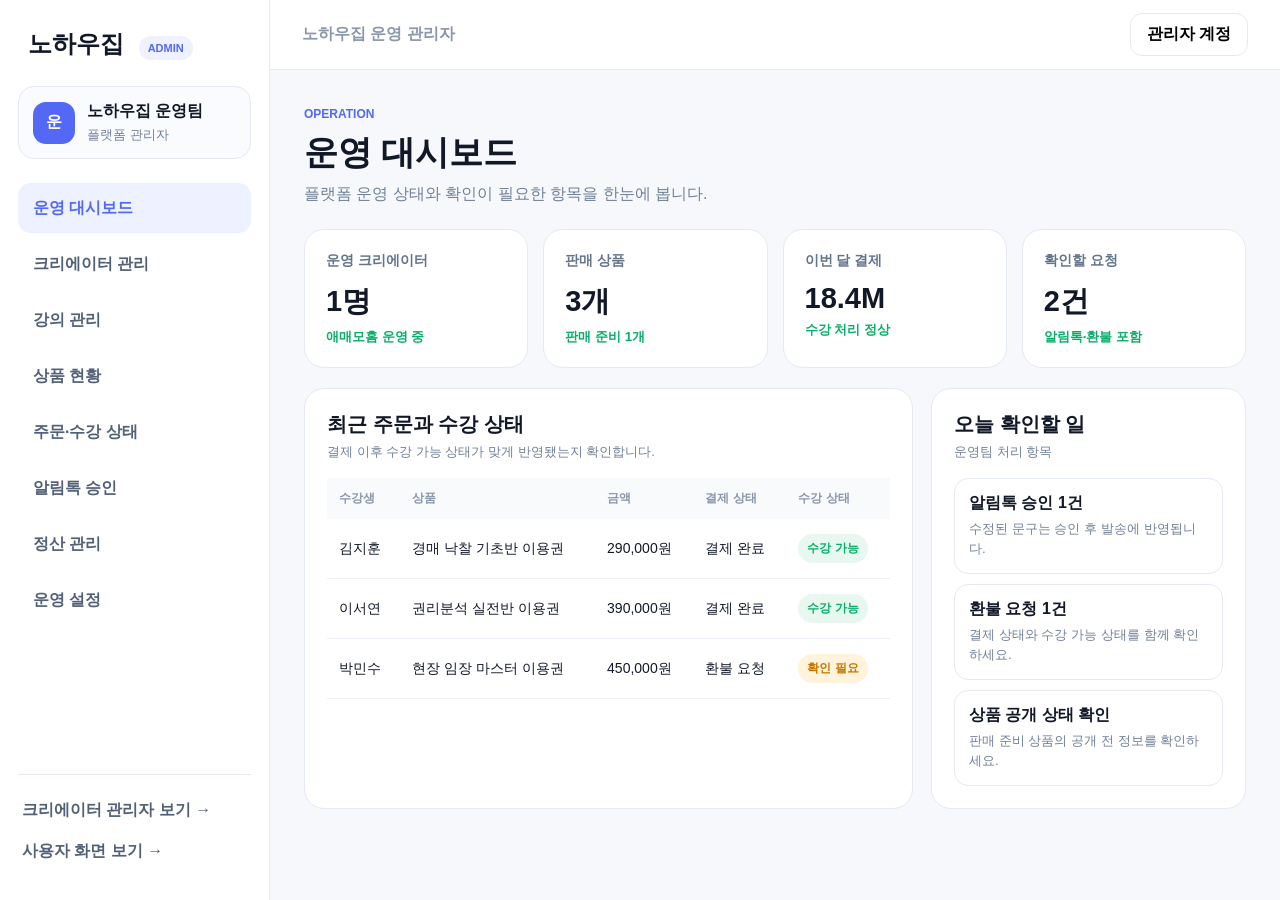
<file: knowhowzip-site/(1차 개발 제외)platform-admin.html>
<!doctype html>
<html lang="ko">
<head>
  <meta charset="utf-8">
  <meta name="viewport" content="width=device-width,initial-scale=1">
  <title>노하우집 운영 관리자</title>
  <style>
    :root{--brand:#5368f5;--soft:#eef1ff;--ink:#111827;--muted:#718096;--line:#e5e9f2;--bg:#f6f8fc;--green:#08af69;--orange:#f59e0b;--red:#ef4444}*{box-sizing:border-box}body{margin:0;font-family:Pretendard,"Noto Sans KR",Arial,sans-serif;background:var(--bg);color:var(--ink)}button,input,select{font:inherit}.shell{display:grid;grid-template-columns:270px 1fr;min-height:100vh}.side{position:sticky;top:0;height:100vh;padding:28px 18px;background:#fff;border-right:1px solid var(--line);display:flex;flex-direction:column}.brand{font-size:24px;font-weight:900;margin:0 10px 26px}.brand small{margin-left:8px;color:var(--brand);font-size:11px;background:var(--soft);padding:6px 9px;border-radius:99px}.profile{display:flex;gap:12px;align-items:center;padding:14px;border:1px solid var(--line);border-radius:16px;background:#fafbff;margin-bottom:24px}.avatar{width:42px;height:42px;display:grid;place-items:center;background:var(--brand);color:#fff;border-radius:13px;font-weight:900}.profile small{display:block;color:var(--muted);margin-top:4px}.nav{display:grid;gap:6px}.nav button{height:50px;border:0;border-radius:13px;background:transparent;text-align:left;padding:0 15px;font-weight:800;color:#526078;cursor:pointer}.nav button.active{background:var(--soft);color:var(--brand)}.links{margin-top:auto;border-top:1px solid var(--line);padding-top:15px}.links a{display:block;color:#526078;text-decoration:none;font-weight:750;padding:10px 4px}.work{min-width:0}.top{height:70px;padding:0 32px;background:#fff;border-bottom:1px solid var(--line);display:flex;align-items:center;justify-content:space-between}.top strong{color:#8a96aa}.main{padding:34px;max-width:1350px}.head{display:flex;justify-content:space-between;align-items:flex-start;gap:20px;margin-bottom:24px}.head em{font-style:normal;color:var(--brand);font-size:12px;font-weight:900}.head h1{font-size:34px;margin:8px 0}.head p{margin:0;color:var(--muted)}.btn{height:43px;padding:0 16px;border:1px solid var(--line);border-radius:12px;background:#fff;font-weight:850;cursor:pointer}.btn.primary{background:var(--brand);border-color:var(--brand);color:#fff}.metrics{display:grid;grid-template-columns:repeat(4,1fr);gap:15px;margin-bottom:20px}.metric,.panel,.card{background:#fff;border:1px solid var(--line);border-radius:20px}.metric{padding:21px}.metric span{color:#64748b;font-size:14px;font-weight:800}.metric b{display:block;font-size:29px;margin:12px 0 5px}.metric small{color:var(--green);font-weight:800}.grid{display:grid;grid-template-columns:1.45fr .75fr;gap:18px}.panel{padding:22px;margin-bottom:18px}.panel-head{display:flex;justify-content:space-between;gap:14px;align-items:flex-start;margin-bottom:17px}.panel h2{font-size:20px;margin:0}.panel-head p{color:var(--muted);font-size:13px;margin:5px 0 0}.table-wrap{overflow:auto}table{width:100%;border-collapse:collapse}th{padding:12px;background:#f8fafc;color:#8a96aa;text-align:left;font-size:12px}td{padding:15px 12px;border-bottom:1px solid #edf0f6;font-size:14px}.chip{display:inline-block;padding:6px 9px;border-radius:99px;background:#e8f8f0;color:var(--green);font-size:12px;font-weight:900}.chip.wait{background:#fff3dc;color:#c87600}.cards{display:grid;grid-template-columns:repeat(3,1fr);gap:15px}.card{padding:20px}.card small{color:var(--brand);font-weight:900}.card h3{margin:12px 0 7px}.card p{color:var(--muted);line-height:1.6;font-size:14px}.search{display:flex;gap:10px;margin-bottom:16px}.search input,.search select{height:43px;border:1px solid var(--line);border-radius:11px;background:#fff;padding:0 12px}.search input{flex:1}.tasks{display:grid;gap:10px}.task{padding:14px;border:1px solid var(--line);border-radius:14px}.task b{display:block;margin-bottom:5px}.task small{color:var(--muted);line-height:1.5}.notice{padding:18px;background:#f8fafc;border:1px solid var(--line);border-radius:15px;color:#526078;line-height:1.7}.mobile-menu{display:none}.empty{padding:55px;text-align:center;color:var(--muted)}
    .detail-grid{display:grid;grid-template-columns:repeat(3,1fr);gap:12px}.detail-item{padding:16px;background:#f8fafc;border-radius:14px}.detail-item small{display:block;color:var(--muted);margin-bottom:7px}.detail-item b{font-size:15px}.action{border:0;background:transparent;color:var(--brand);font-weight:850;cursor:pointer}.btn:disabled{opacity:.5;cursor:not-allowed}
    @media(max-width:1000px){.shell{grid-template-columns:1fr}.side{position:static;height:auto}.nav{grid-template-columns:repeat(4,1fr)}.links{display:none}.metrics{grid-template-columns:repeat(2,1fr)}.grid{grid-template-columns:1fr}.detail-grid{grid-template-columns:repeat(2,1fr)}}
    @media(max-width:650px){.side{padding:20px 14px}.nav{grid-template-columns:repeat(2,1fr)}.main{padding:22px 15px}.top{padding:0 18px}.head{display:block}.head .btn{margin-top:16px;width:100%}.metrics,.cards,.detail-grid{grid-template-columns:1fr}.head h1{font-size:29px}}
  </style>
  <link rel="stylesheet" href="./css/policy-guide.css">
</head>
<body>
<div class="shell">
  <aside class="side">
    <div class="brand">노하우집 <small>ADMIN</small></div>
    <div class="profile"><div class="avatar">운</div><div><b>노하우집 운영팀</b><small>플랫폼 관리자</small></div></div>
    <nav class="nav">
      <button data-page="dashboard">운영 대시보드</button><button data-page="creators">크리에이터 관리</button>
      <button data-page="classes">강의 관리</button><button data-page="products">상품 현황</button>
      <button data-page="orders">주문·수강 상태</button><button data-page="alimtalk">알림톡 승인</button>
      <button data-page="settlement">정산 관리</button><button data-page="settings">운영 설정</button>
    </nav>
    <div class="links"><a href="./creator-admin.html">크리에이터 관리자 보기 →</a><a href="./index.html">사용자 화면 보기 →</a></div>
  </aside>
  <section class="work"><header class="top"><strong>노하우집 운영 관리자</strong><button class="btn">관리자 계정</button></header><main id="main" class="main"></main></section>
</div>
<script>
const rows={
 creators:[["애매모홈","@mmoh","부동산·경매","운영 중","노출 중"]],
 classes:[["경매 낙찰 기초반","애매모홈","모집 중","공개"],["권리분석 실전반","애매모홈","모집 중","공개"],["현장 임장 마스터","애매모홈","모집 예정","공개"]],
 products:[["애매모홈","경매 낙찰 기초반 이용권","조건 없음","경매 낙찰 기초반","290,000원","판매 중"],["애매모홈","권리분석 실전반 이용권","기초 수강 이력 필요","권리분석 실전반","390,000원","판매 중"],["애매모홈","땅부자 루틴클럽 8월","기존 수강생만 신청 가능","땅부자 루틴클럽","99,000원","판매 준비"]],
 orders:[["김지훈","경매 낙찰 기초반 이용권","290,000원","결제 완료","수강 가능"],["이서연","권리분석 실전반 이용권","390,000원","결제 완료","수강 가능"],["박민수","현장 임장 마스터 이용권","450,000원","환불 요청","확인 필요"]],
 settlement:[["애매모홈","18,420,000원","273,600원","15,936,000원","정산 예정"]],
 contracts:[["애매모홈","클래스 운영 계약","2026.01.10","2026.12.31","전자서명 완료"]]
};
const titles={dashboard:["OPERATION","운영 대시보드","플랫폼 운영 상태와 확인이 필요한 항목을 한눈에 봅니다."],creators:["CREATORS","크리에이터 관리","입점 크리에이터의 승인과 운영 상태를 관리합니다."],classes:["CLASSES","강의 관리","크리에이터가 등록한 강의와 공개 상태를 확인합니다."],products:["PRODUCTS","크리에이터 상품 현황","크리에이터가 등록한 상품 구성과 판매 상태를 조회하고 필요한 항목만 확인합니다."],orders:["ORDERS","주문·수강 상태","결제 상태와 실제 수강 가능 상태가 일치하는지 확인합니다."],alimtalk:["ALIMTALK","알림톡 승인","크리에이터가 요청한 안내 문구를 검토하고 승인합니다."],settlement:["SETTLEMENT","정산 관리","크리에이터별 매출과 환불 반영 금액을 확인합니다."],settings:["SETTINGS","운영 설정","플랫폼 공통 정책과 운영 기준을 관리합니다."]};
function head(page,button=""){const t=titles[page];return `<div class="head"><div><em>${t[0]}</em><h1>${t[1]}</h1><p>${t[2]}</p></div>${button}</div>`}
function chip(v){return `<span class="chip ${/대기|예정|확인|검토|요청/.test(v)?'wait':''}">${v}</span>`}
function table(headers,data){return `<div class="table-wrap"><table><thead><tr>${headers.map(x=>`<th>${x}</th>`).join('')}</tr></thead><tbody>${data.map(r=>`<tr>${r.map((x,i)=>`<td>${i===r.length-1?chip(x):x}</td>`).join('')}</tr>`).join('')}</tbody></table></div>`}
function dashboard(){return head('dashboard')+`<div class="metrics"><div class="metric"><span>운영 크리에이터</span><b>1명</b><small>애매모홈 운영 중</small></div><div class="metric"><span>판매 상품</span><b>3개</b><small>판매 준비 1개</small></div><div class="metric"><span>이번 달 결제</span><b>18.4M</b><small>수강 처리 정상</small></div><div class="metric"><span>확인할 요청</span><b>2건</b><small>알림톡·환불 포함</small></div></div><div class="grid"><div class="panel"><div class="panel-head"><div><h2>최근 주문과 수강 상태</h2><p>결제 이후 수강 가능 상태가 맞게 반영됐는지 확인합니다.</p></div></div>${table(['수강생','상품','금액','결제 상태','수강 상태'],rows.orders)}</div><div class="panel"><div class="panel-head"><div><h2>오늘 확인할 일</h2><p>운영팀 처리 항목</p></div></div><div class="tasks"><div class="task"><b>알림톡 승인 1건</b><small>수정된 문구는 승인 후 발송에 반영됩니다.</small></div><div class="task"><b>환불 요청 1건</b><small>결제 상태와 수강 가능 상태를 함께 확인하세요.</small></div><div class="task"><b>상품 공개 상태 확인</b><small>판매 준비 상품의 공개 전 정보를 확인하세요.</small></div></div></div></div>`}
function listPage(page,headers,data,button=""){return head(page,button)+`<div class="search"><input placeholder="이름이나 키워드 검색"><select><option>전체 상태</option><option>운영 중</option><option>확인 필요</option></select></div><div class="panel">${table(headers,data)}</div>`}
function creators(){return head('creators','<button class="btn primary">+ 입점 등록</button>')+`<div class="search"><input placeholder="크리에이터 이름이나 계정 검색"><select><option>전체 상태</option><option>운영 중</option><option>승인 대기</option></select><select><option>전체 노출 상태</option><option>노출 중</option><option>숨김</option></select></div><div class="panel"><div class="table-wrap"><table><thead><tr><th>크리에이터</th><th>계정</th><th>분야</th><th>운영 상태</th><th>사용자 노출</th><th></th></tr></thead><tbody>${rows.creators.map(r=>`<tr><td><b>${r[0]}</b></td><td>${r[1]}</td><td>${r[2]}</td><td>${chip(r[3])}</td><td>${chip(r[4])}</td><td><button class="action" onclick="creatorDetail('${r[0]}')">상세 보기 →</button></td></tr>`).join('')}</tbody></table></div></div>`}
function toggleCreatorVisibility(name){const creator=rows.creators.find(r=>r[0]===name);if(creator[3]==='승인 대기')return;creator[4]=creator[4]==='노출 중'?'숨김':'노출 중';creatorDetail(name)}
function creatorDetail(name){const creator=rows.creators.find(r=>r[0]===name);const visible=creator[4]==='노출 중';const contract=['클래스 운영 계약','전자서명 완료','2026.01.10','2026.12.31'];document.querySelector('#main').innerHTML=`<div class="head"><div><em>CREATOR DETAIL</em><h1>${name}</h1><p>운영에 필요한 채널, 담당자, 계약 및 활동 정보를 확인합니다.</p></div><button class="btn" onclick="show('creators')">← 목록으로</button></div><div class="panel"><div class="panel-head"><div><h2>사용자 화면 노출</h2><p>숨김 처리하면 크리에이터 목록과 공개 페이지에서 사용자에게 노출되지 않습니다.</p></div><button class="btn ${visible?'':'primary'}" onclick="toggleCreatorVisibility('${name}')">${visible?'노출 중지':'노출하기'}</button></div><div class="notice">현재 상태: <b>${creator[4]}</b></div></div><div class="grid"><div><div class="panel"><div class="panel-head"><div><h2>기본 정보</h2><p>공개 페이지와 운영 연락에 사용하는 정보입니다.</p></div><button class="btn">수정 요청</button></div><div class="detail-grid"><div class="detail-item"><small>채널명</small><b>${name}</b></div><div class="detail-item"><small>분야</small><b>부동산·경매</b></div><div class="detail-item"><small>운영 상태</small><b>운영 중</b></div><div class="detail-item"><small>담당자</small><b>이원일</b></div><div class="detail-item"><small>연락처</small><b>010-1234-5678</b></div><div class="detail-item"><small>이메일</small><b>creator@example.com</b></div></div></div><div class="panel"><div class="panel-head"><div><h2>계약 정보</h2><p>현재 적용되는 계약과 유효 기간입니다.</p></div><button class="btn">계약서 보기</button></div><div class="detail-grid"><div class="detail-item"><small>계약 유형</small><b>${contract[0]}</b></div><div class="detail-item"><small>체결 상태</small><b>${contract[1]}</b></div><div class="detail-item"><small>계약 시작일</small><b>${contract[2]}</b></div><div class="detail-item"><small>계약 종료일</small><b>${contract[3]}</b></div><div class="detail-item"><small>갱신 안내</small><b>종료 30일 전</b></div><div class="detail-item"><small>담당 운영자</small><b>이원일</b></div></div></div></div><div><div class="panel"><div class="panel-head"><div><h2>운영 현황</h2><p>최근 활동 요약</p></div></div><div class="tasks"><div class="task"><b>공개 강의 3개</b><small>모집 중인 강의와 공개 상태를 확인합니다.</small></div><div class="task"><b>판매 상품 3개</b><small>상품 등록과 수정은 크리에이터가 진행합니다.</small></div><div class="task"><b>알림톡 승인 대기 1건</b><small>수정 문구는 운영팀 승인 후 반영됩니다.</small></div></div></div><div class="panel"><div class="panel-head"><div><h2>최근 운영 메모</h2></div></div><div class="notice">최근 상담이나 계약 관련 확인 사항을 운영팀 내부 메모로 남기는 영역입니다.</div></div></div></div>`;history.replaceState(null,'','#creator-detail')}
function products(){return head('products')+`<div class="search"><input placeholder="크리에이터 또는 상품명 검색"><select><option>전체 크리에이터</option><option>애매모홈</option></select><select><option>전체 상태</option><option>판매 중</option><option>판매 준비</option></select></div><div class="cards"><div class="card"><small>운영 기준</small><h3>등록 주체는 크리에이터</h3><p>상품 생성과 수정은 각 크리에이터 관리자에서 진행합니다.</p></div><div class="card"><small>운영팀 역할</small><h3>현황 조회와 정책 확인</h3><p>판매 상태, 수강 조건, 결제 후 볼 수 있는 클래스에 이상이 있는지만 확인합니다.</p></div><div class="card"><small>필요 시</small><h3>크리에이터에게 수정 요청</h3><p>운영 관리자가 상품을 직접 수정하지 않고 요청을 전달합니다.</p></div></div><div class="panel" style="margin-top:18px">${table(['크리에이터','상품','수강 조건','결제 후 볼 수 있는 클래스','가격','상태'],rows.products)}</div>`}
function alimtalk(){return head('alimtalk')+`<div class="grid"><div class="panel"><div class="panel-head"><div><h2>승인 대기 문구</h2><p>크리에이터가 새로 작성하거나 수정한 알림톡입니다.</p></div></div><div class="tasks"><div class="task"><b>결제 완료 안내</b><small>애매모홈 · 결제 완료 즉시 · 승인 대기</small></div><div class="task"><b>일정 안내</b><small>애매모홈 · 일정 당일 오전 10시 · 수정 요청</small></div></div></div><div class="panel"><div class="panel-head"><div><h2>승인 정책</h2><p>즉시 반영되지 않는 운영 구조</p></div></div><div class="notice">크리에이터가 문구를 수정하면 운영 관리자에게 승인 요청이 전달됩니다. 운영팀 승인 이후 알리고 API 발송 템플릿에 반영됩니다.</div><button class="btn primary" style="margin-top:14px;width:100%">선택 문구 검토</button></div></div>`}
function settings(){return head('settings')+`<div class="cards"><div class="card"><small>FAQ</small><h3>클래스별 FAQ</h3><p>사용자 화면에는 통합 검색창 하나를 두고, 검색 결과는 수강 중인 전체 클래스 FAQ를 기반으로 제공합니다.</p></div><div class="card"><small>LIVE</small><h3>라이브 일정 제한</h3><p>라이브 일정은 해당 클래스의 수강 종료일을 넘어 등록할 수 없습니다.</p></div><div class="card"><small>ACCESS</small><h3>수강 조건</h3><p>필요한 수강 기록이 없는 사용자는 조건 안내를 본 뒤 신청할 수 있습니다.</p></div></div>`}
const renderers={dashboard,creators,classes:()=>listPage('classes',['강의','크리에이터','모집 상태','공개 상태'],rows.classes),products,orders:()=>listPage('orders',['수강생','상품','금액','결제 상태','수강 상태'],rows.orders),alimtalk,settlement:()=>listPage('settlement',['크리에이터','매출','환불','정산 예정액','상태'],rows.settlement),settings};
function show(page){document.querySelectorAll('.nav button').forEach(b=>b.classList.toggle('active',b.dataset.page===page));document.querySelector('#main').innerHTML=renderers[page]();history.replaceState(null,'','#'+page)}
document.querySelectorAll('.nav button').forEach(b=>b.addEventListener('click',()=>show(b.dataset.page)));const initial=location.hash.slice(1);if(initial==='creator-detail'){show('creators');creatorDetail('애매모홈')}else{show(renderers[initial]?initial:'dashboard')}
</script>
<script src="./js/policy-guide.js"></script>
</body>
</html>
</file>
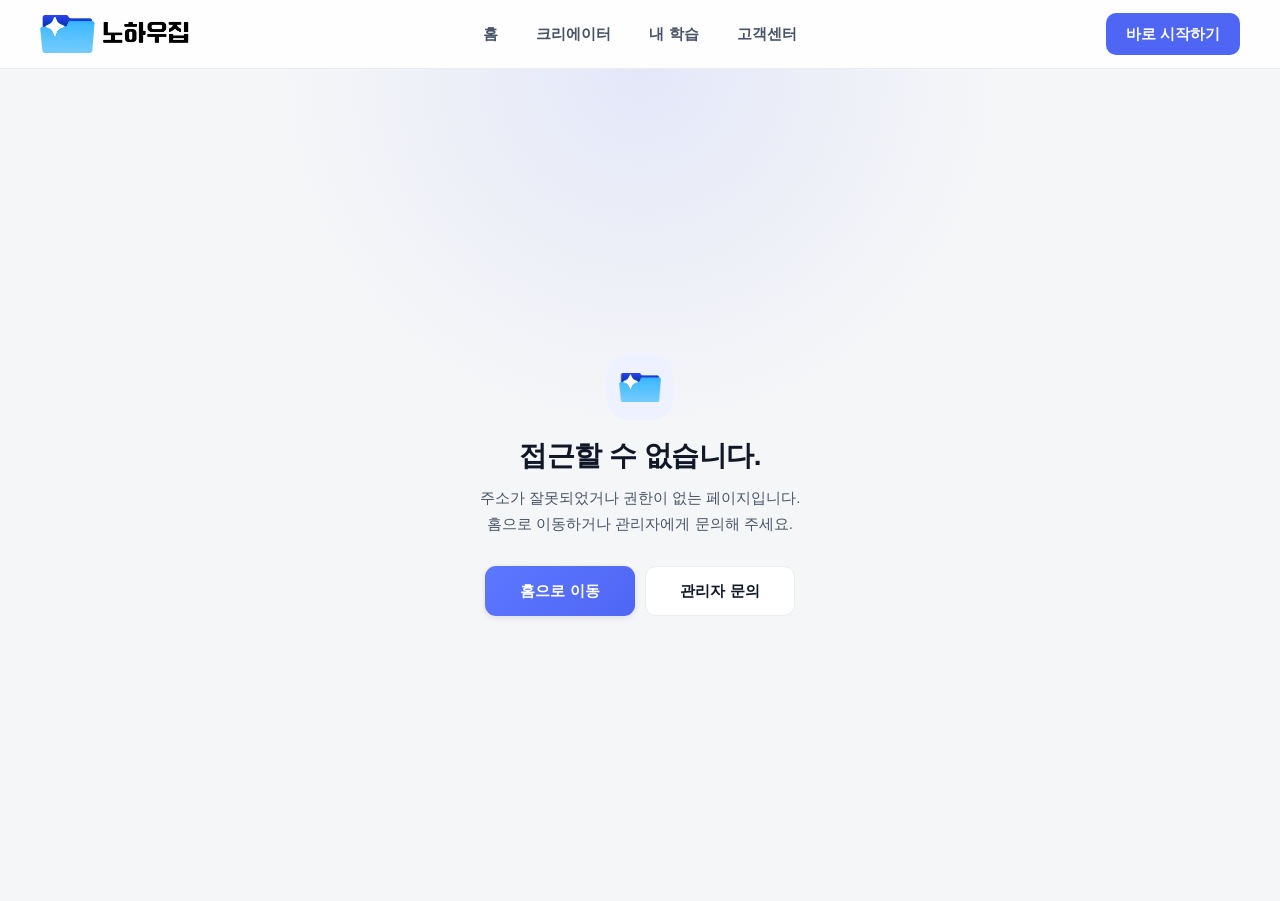
<file: knowhowzip-site/access-denied.html>
<!DOCTYPE html>
<html lang="ko">
<head>
  <meta charset="UTF-8">
  <meta name="viewport" content="width=device-width, initial-scale=1.0">
  <meta name="robots" content="noindex, nofollow">
  <title>접근할 수 없는 페이지 · 노하우집</title>
  <style>
    :root {
      --brand: #4f66f5;
      --brand-dark: #3a4fd6;
      --brand-soft: #eef1ff;
      --ink: #101828;
      --ink-soft: #475467;
      --line: #eaecf0;
      --page: #f5f6f8;
      --nav-height: 68px;
      --font: Pretendard, "Noto Sans KR", -apple-system, BlinkMacSystemFont,
        "Segoe UI", sans-serif;
    }

    * { box-sizing: border-box; }

    html, body { min-height: 100%; }

    body {
      margin: 0;
      color: var(--ink);
      background: var(--page);
      font-family: var(--font);
      line-height: 1.55;
      -webkit-font-smoothing: antialiased;
    }

    button, a { font: inherit; }
    button { color: inherit; cursor: pointer; }
    a { color: inherit; text-decoration: none; }

    .wrap {
      width: 100%;
      max-width: 1248px;
      margin: 0 auto;
      padding: 0 24px;
    }

    .nav {
      position: sticky;
      top: 0;
      z-index: 10;
      background: rgba(255, 255, 255, .86);
      border-bottom: 1px solid var(--line);
      backdrop-filter: blur(12px);
    }

    .nav-in {
      position: relative;
      display: flex;
      align-items: center;
      gap: 20px;
      height: var(--nav-height);
    }

    .brand { display: flex; align-items: center; flex-shrink: 0; }
    .brand-logo { display: block; width: 150px; height: auto; }

    .gnb-menu {
      position: absolute;
      top: 50%;
      left: 50%;
      display: flex;
      gap: 6px;
      transform: translate(-50%, -50%);
    }

    .gnb-menu button {
      padding: 9px 16px;
      color: var(--ink-soft);
      white-space: nowrap;
      background: transparent;
      border: 0;
      border-radius: 9px;
      font-size: 15px;
      font-weight: 600;
      transition: color .15s, background .15s;
    }

    .gnb-menu button:hover,
    .gnb-menu button:focus-visible {
      color: var(--ink);
      background: var(--brand-soft);
      outline: 0;
    }

    .nav-right { display: flex; margin-left: auto; }

    .nav-cta,
    .btn-primary,
    .btn-secondary {
      display: inline-flex;
      align-items: center;
      justify-content: center;
      min-height: 46px;
      padding: 12px 22px;
      border-radius: 11px;
      font-size: 15px;
      font-weight: 800;
      transition: transform .16s, box-shadow .16s, background .16s;
    }

    .nav-cta {
      min-height: 42px;
      padding: 10px 20px;
      color: #fff;
      background: var(--brand);
      border: 0;
      border-radius: 10px;
      font-size: 14.5px;
    }

    .nav-cta:hover { background: var(--brand-dark); }

    .access-denied-page {
      display: flex;
      align-items: center;
      min-height: calc(100vh - var(--nav-height));
      min-height: calc(100dvh - var(--nav-height));
      padding: 64px 0;
      background:
        radial-gradient(circle at 50% 0, rgba(78, 100, 255, .10), transparent 34%),
        var(--page);
    }

    .access-denied-card {
      max-width: 720px;
      margin: 0 auto;
      padding: 28px 20px;
      text-align: center;
    }

    .access-denied-icon {
      display: flex;
      align-items: center;
      justify-content: center;
      width: 66px;
      height: 66px;
      margin: 0 auto 18px;
      background: var(--brand-soft);
      border-radius: 22px;
    }

    .access-denied-icon img { display: block; width: 42px; height: 42px; object-fit: contain; }

    .access-denied-card h1 {
      margin: 0 0 12px;
      font-size: 28px;
      font-weight: 900;
      line-height: 1.25;
      letter-spacing: -.5px;
    }

    .access-denied-card p {
      max-width: 520px;
      margin: 0 auto;
      color: var(--ink-soft);
      font-size: 15px;
      line-height: 1.7;
    }

    .access-denied-actions {
      display: flex;
      justify-content: center;
      gap: 10px;
      margin-top: 30px;
      flex-wrap: wrap;
    }

    .access-denied-actions a { min-width: 150px; }

    .btn-primary {
      color: #fff;
      background: linear-gradient(135deg, #5d77ff, var(--brand));
      box-shadow: 0 2px 6px rgba(16, 24, 40, .10);
    }

    .btn-secondary { background: #fff; border: 1px solid var(--line); }

    .btn-primary:hover,
    .btn-secondary:hover { transform: translateY(-1px); box-shadow: 0 8px 20px rgba(16, 24, 40, .10); }

    .btn-primary:focus-visible,
    .btn-secondary:focus-visible,
    .nav-cta:focus-visible,
    .brand:focus-visible { outline: 3px solid rgba(79, 102, 245, .32); outline-offset: 3px; }

    @media (max-width: 760px) {
      :root { --nav-height: 60px; }
      .wrap { padding: 0 18px; }
      .brand-logo { width: 132px; }
      .gnb-menu, .nav-right { display: none; }
      .access-denied-page { align-items: flex-start; padding: 48px 0 54px; }
      .access-denied-card { padding: 24px 4px; }
      .access-denied-card h1 { font-size: 23px; }
      .access-denied-card p { font-size: 14px; }
      .access-denied-actions { display: grid; grid-template-columns: 1fr; width: 100%; }
      .access-denied-actions a { width: 100%; min-width: 0; }
    }

    @media (prefers-reduced-motion: reduce) {
      *, *::before, *::after { scroll-behavior: auto !important; transition: none !important; }
    }
  </style>
</head>
<body>
  <header class="nav">
    <div class="wrap nav-in">
      <a class="brand" href="./index.html" aria-label="노하우집 홈">
        <img class="brand-logo" src="./assets/images/knowhowzip-logo.png" alt="노하우집">
      </a>
      <nav class="gnb-menu" aria-label="주요 메뉴">
        <button type="button" data-route="">홈</button>
        <button type="button" data-route="/creators">크리에이터</button>
        <button type="button" data-route="/mypage">내 학습</button>
        <button type="button" data-route="/faq">고객센터</button>
      </nav>
      <div class="nav-right">
        <button class="nav-cta" type="button" data-route="/mypage">바로 시작하기</button>
      </div>
    </div>
  </header>

  <main class="access-denied-page" id="main">
    <div class="wrap">
      <section class="access-denied-card" aria-labelledby="accessTitle" aria-describedby="accessMessage">
        <div class="access-denied-icon" aria-hidden="true">
          <img src="./assets/images/Knowhowzip_logo_icon.png.png" alt="">
        </div>
        <h1 id="accessTitle">접근할 수 없습니다.</h1>
        <p id="accessMessage">주소가 잘못되었거나 권한이 없는 페이지입니다.<br>홈으로 이동하거나 관리자에게 문의해 주세요.</p>
        <div class="access-denied-actions">
          <a class="btn-primary" href="./index.html">홈으로 이동</a>
          <a class="btn-secondary" href="http://pf.kakao.com/_xksSwX/chat" target="_blank" rel="noopener noreferrer">관리자 문의</a>
        </div>
      </section>
    </div>
  </main>

  <script>
    (() => {
      "use strict";

      document.querySelectorAll("[data-route]").forEach((button) => {
        button.addEventListener("click", () => {
          const route = button.dataset.route;
          window.location.href = route ? `./index.html#${route}` : "./index.html";
        });
      });
    })();
  </script>
</body>
</html>
</file>
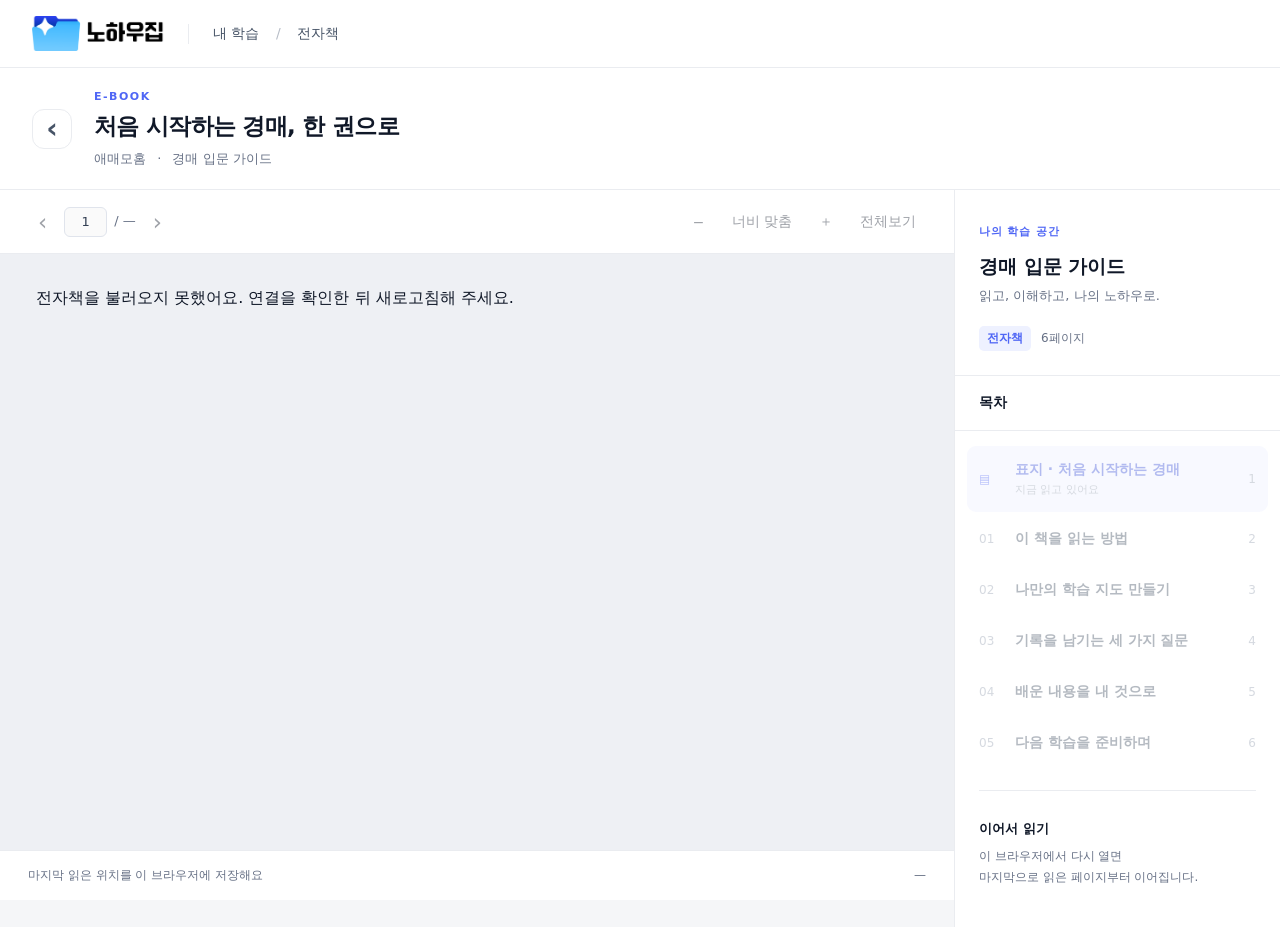
<file: knowhowzip-site/ebook-reader.html>
<!doctype html>
<html lang="ko">
<head><meta charset="utf-8"><meta name="viewport" content="width=device-width,initial-scale=1"><title>경매 입문 가이드 · 노하우집</title><link rel="stylesheet" href="css/style.css"><link rel="stylesheet" href="css/ebook-reader.css?v=20261126-mvp"></head>
<body>
<header class="reader-header"><a href="index.html" aria-label="노하우집 홈"><img src="assets/images/knowhowzip-logo.png" alt="노하우집"></a><span class="header-divider"></span><span>내 학습 <span class="breadcrumb">/</span> 전자책</span></header>
<div class="book-heading"><a class="back-link" href="index.html#/mypage" aria-label="내 학습으로 돌아가기">‹</a><div><div class="eyebrow">E-BOOK</div><h1>처음 시작하는 경매, 한 권으로</h1><p>애매모홈 <span>·</span> 경매 입문 가이드</p></div></div>
<div class="reader-layout">
<main class="reader-main" aria-label="전자책 읽기">
<div class="reader-toolbar"><button id="mobileContents" aria-label="목차 열기" aria-expanded="false" aria-controls="bookSidebar">☰ <span>목차</span></button><div class="page-control"><button id="previous" aria-label="이전 페이지" disabled>‹</button><label for="pageNumber" class="sr-only">페이지 번호</label><input id="pageNumber" type="number" min="1" value="1" disabled><span id="totalPages">/ —</span><button id="next" aria-label="다음 페이지" disabled>›</button></div><div class="toolbar-right"><button id="zoomOut" aria-label="축소" disabled>−</button><button id="fitWidth" title="너비에 맞추기" disabled>너비 맞춤</button><button id="zoomIn" aria-label="확대" disabled>＋</button><button id="fullscreen" type="button" aria-label="책 전체보기" aria-pressed="false" disabled>전체보기</button></div></div>
<div class="paper-stage" id="paperStage"><div id="loadMessage" role="status">전자책을 불러오고 있어요…</div><div class="paper" id="paper" hidden><canvas id="pdfCanvas" role="img" aria-label="전자책 페이지"></canvas><div id="textLayer" class="textLayer"></div><div id="linkLayer" class="pdf-link-layer"></div><span class="watermark" aria-hidden="true">노하우집</span></div></div>
<footer class="reader-bottom"><span id="saveStatus" role="status">마지막 읽은 위치를 이 브라우저에 저장해요</span><span id="pageStatus">—</span></footer>
</main>
<aside class="book-sidebar" id="bookSidebar"><div class="sidebar-intro"><span class="eyebrow">나의 학습 공간</span><h2>경매 입문 가이드</h2><p>읽고, 이해하고, 나의 노하우로.</p><div class="book-meta"><span>전자책</span><span>6페이지</span></div></div><div class="contents-heading"><h2 id="contentsTitle">목차</h2><button id="closeContents" type="button" aria-label="목차 닫기">×</button></div><div id="contentsPanel" aria-labelledby="contentsTitle"><nav id="chapterList" aria-label="전자책 목차"></nav></div><div class="reading-note"><div>이어서 읽기</div><p>이 브라우저에서 다시 열면<br>마지막으로 읽은 페이지부터 이어집니다.</p></div></aside>
</div><div class="focus-controls" aria-label="전체보기 제어" hidden><button id="focusPrevious" type="button" aria-label="이전 페이지">‹</button><span id="focusPage" aria-live="polite"></span><button id="focusNext" type="button" aria-label="다음 페이지">›</button><button id="exitFullscreen" type="button" aria-label="전체보기 닫기">닫기 ×</button></div><script type="module" src="js/ebook-reader.js?v=20261126-touch-fix"></script>
</body></html>
</file>
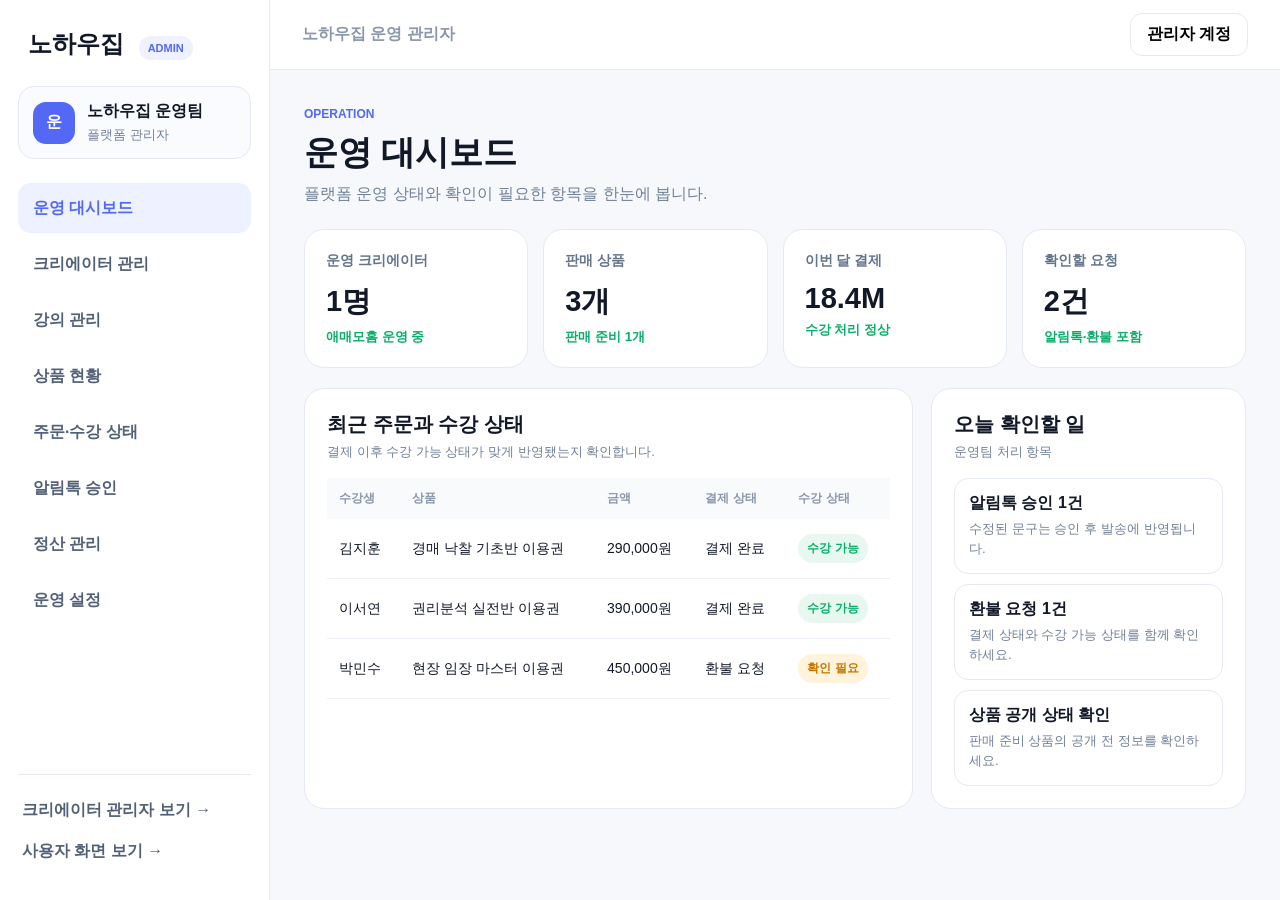
<file: knowhowzip-site/platform-admin.html>
<!doctype html>
<html lang="ko">
<head>
  <meta charset="utf-8">
  <meta name="viewport" content="width=device-width,initial-scale=1">
  <title>노하우집 운영 관리자</title>
  <style>
    :root{--brand:#5368f5;--soft:#eef1ff;--ink:#111827;--muted:#718096;--line:#e5e9f2;--bg:#f6f8fc;--green:#08af69;--orange:#f59e0b;--red:#ef4444}*{box-sizing:border-box}body{margin:0;font-family:Pretendard,"Noto Sans KR",Arial,sans-serif;background:var(--bg);color:var(--ink)}button,input,select{font:inherit}.shell{display:grid;grid-template-columns:270px 1fr;min-height:100vh}.side{position:sticky;top:0;height:100vh;padding:28px 18px;background:#fff;border-right:1px solid var(--line);display:flex;flex-direction:column}.brand{font-size:24px;font-weight:900;margin:0 10px 26px}.brand small{margin-left:8px;color:var(--brand);font-size:11px;background:var(--soft);padding:6px 9px;border-radius:99px}.profile{display:flex;gap:12px;align-items:center;padding:14px;border:1px solid var(--line);border-radius:16px;background:#fafbff;margin-bottom:24px}.avatar{width:42px;height:42px;display:grid;place-items:center;background:var(--brand);color:#fff;border-radius:13px;font-weight:900}.profile small{display:block;color:var(--muted);margin-top:4px}.nav{display:grid;gap:6px}.nav button{height:50px;border:0;border-radius:13px;background:transparent;text-align:left;padding:0 15px;font-weight:800;color:#526078;cursor:pointer}.nav button.active{background:var(--soft);color:var(--brand)}.links{margin-top:auto;border-top:1px solid var(--line);padding-top:15px}.links a{display:block;color:#526078;text-decoration:none;font-weight:750;padding:10px 4px}.work{min-width:0}.top{height:70px;padding:0 32px;background:#fff;border-bottom:1px solid var(--line);display:flex;align-items:center;justify-content:space-between}.top strong{color:#8a96aa}.main{padding:34px;max-width:1350px}.head{display:flex;justify-content:space-between;align-items:flex-start;gap:20px;margin-bottom:24px}.head em{font-style:normal;color:var(--brand);font-size:12px;font-weight:900}.head h1{font-size:34px;margin:8px 0}.head p{margin:0;color:var(--muted)}.btn{height:43px;padding:0 16px;border:1px solid var(--line);border-radius:12px;background:#fff;font-weight:850;cursor:pointer}.btn.primary{background:var(--brand);border-color:var(--brand);color:#fff}.metrics{display:grid;grid-template-columns:repeat(4,1fr);gap:15px;margin-bottom:20px}.metric,.panel,.card{background:#fff;border:1px solid var(--line);border-radius:20px}.metric{padding:21px}.metric span{color:#64748b;font-size:14px;font-weight:800}.metric b{display:block;font-size:29px;margin:12px 0 5px}.metric small{color:var(--green);font-weight:800}.grid{display:grid;grid-template-columns:1.45fr .75fr;gap:18px}.panel{padding:22px;margin-bottom:18px}.panel-head{display:flex;justify-content:space-between;gap:14px;align-items:flex-start;margin-bottom:17px}.panel h2{font-size:20px;margin:0}.panel-head p{color:var(--muted);font-size:13px;margin:5px 0 0}.table-wrap{overflow:auto}table{width:100%;border-collapse:collapse}th{padding:12px;background:#f8fafc;color:#8a96aa;text-align:left;font-size:12px}td{padding:15px 12px;border-bottom:1px solid #edf0f6;font-size:14px}.chip{display:inline-block;padding:6px 9px;border-radius:99px;background:#e8f8f0;color:var(--green);font-size:12px;font-weight:900}.chip.wait{background:#fff3dc;color:#c87600}.cards{display:grid;grid-template-columns:repeat(3,1fr);gap:15px}.card{padding:20px}.card small{color:var(--brand);font-weight:900}.card h3{margin:12px 0 7px}.card p{color:var(--muted);line-height:1.6;font-size:14px}.search{display:flex;gap:10px;margin-bottom:16px}.search input,.search select{height:43px;border:1px solid var(--line);border-radius:11px;background:#fff;padding:0 12px}.search input{flex:1}.tasks{display:grid;gap:10px}.task{padding:14px;border:1px solid var(--line);border-radius:14px}.task b{display:block;margin-bottom:5px}.task small{color:var(--muted);line-height:1.5}.notice{padding:18px;background:#f8fafc;border:1px solid var(--line);border-radius:15px;color:#526078;line-height:1.7}.mobile-menu{display:none}.empty{padding:55px;text-align:center;color:var(--muted)}
    .detail-grid{display:grid;grid-template-columns:repeat(3,1fr);gap:12px}.detail-item{padding:16px;background:#f8fafc;border-radius:14px}.detail-item small{display:block;color:var(--muted);margin-bottom:7px}.detail-item b{font-size:15px}.action{border:0;background:transparent;color:var(--brand);font-weight:850;cursor:pointer}.btn:disabled{opacity:.5;cursor:not-allowed}
    @media(max-width:1000px){.shell{grid-template-columns:1fr}.side{position:static;height:auto}.nav{grid-template-columns:repeat(4,1fr)}.links{display:none}.metrics{grid-template-columns:repeat(2,1fr)}.grid{grid-template-columns:1fr}.detail-grid{grid-template-columns:repeat(2,1fr)}}
    @media(max-width:650px){.side{padding:20px 14px}.nav{grid-template-columns:repeat(2,1fr)}.main{padding:22px 15px}.top{padding:0 18px}.head{display:block}.head .btn{margin-top:16px;width:100%}.metrics,.cards,.detail-grid{grid-template-columns:1fr}.head h1{font-size:29px}}
  </style>
</head>
<body>
<div class="shell">
  <aside class="side">
    <div class="brand">노하우집 <small>ADMIN</small></div>
    <div class="profile"><div class="avatar">운</div><div><b>노하우집 운영팀</b><small>플랫폼 관리자</small></div></div>
    <nav class="nav">
      <button data-page="dashboard">운영 대시보드</button><button data-page="creators">크리에이터 관리</button>
      <button data-page="classes">강의 관리</button><button data-page="products">상품 현황</button>
      <button data-page="orders">주문·수강 상태</button><button data-page="alimtalk">알림톡 승인</button>
      <button data-page="settlement">정산 관리</button><button data-page="settings">운영 설정</button>
    </nav>
    <div class="links"><a href="./creator-admin.html">크리에이터 관리자 보기 →</a><a href="./index.html">사용자 화면 보기 →</a></div>
  </aside>
  <section class="work"><header class="top"><strong>노하우집 운영 관리자</strong><button class="btn">관리자 계정</button></header><main id="main" class="main"></main></section>
</div>
<script>
const rows={
 creators:[["애매모홈","@mmoh","부동산·경매","운영 중","노출 중"]],
 classes:[["경매 낙찰 기초반","애매모홈","모집 중","공개"],["권리분석 실전반","애매모홈","모집 중","공개"],["현장 임장 마스터","애매모홈","모집 예정","공개"]],
 products:[["애매모홈","경매 낙찰 기초반 이용권","조건 없음","경매 낙찰 기초반","290,000원","판매 중"],["애매모홈","권리분석 실전반 이용권","기초 수강 이력 필요","권리분석 실전반","390,000원","판매 중"],["애매모홈","땅부자 루틴클럽 8월","기존 수강생만 신청 가능","땅부자 루틴클럽","99,000원","판매 준비"]],
 orders:[["김지훈","경매 낙찰 기초반 이용권","290,000원","결제 완료","수강 가능"],["이서연","권리분석 실전반 이용권","390,000원","결제 완료","수강 가능"],["박민수","현장 임장 마스터 이용권","450,000원","환불 요청","확인 필요"]],
 settlement:[["애매모홈","18,420,000원","273,600원","15,936,000원","정산 예정"]],
 contracts:[["애매모홈","클래스 운영 계약","2026.01.10","2026.12.31","전자서명 완료"]]
};
const titles={dashboard:["OPERATION","운영 대시보드","플랫폼 운영 상태와 확인이 필요한 항목을 한눈에 봅니다."],creators:["CREATORS","크리에이터 관리","입점 크리에이터의 승인과 운영 상태를 관리합니다."],classes:["CLASSES","강의 관리","크리에이터가 등록한 강의와 공개 상태를 확인합니다."],products:["PRODUCTS","크리에이터 상품 현황","크리에이터가 등록한 상품 구성과 판매 상태를 조회하고 필요한 항목만 확인합니다."],orders:["ORDERS","주문·수강 상태","결제 상태와 실제 수강 가능 상태가 일치하는지 확인합니다."],alimtalk:["ALIMTALK","알림톡 승인","크리에이터가 요청한 안내 문구를 검토하고 승인합니다."],settlement:["SETTLEMENT","정산 관리","크리에이터별 매출과 환불 반영 금액을 확인합니다."],settings:["SETTINGS","운영 설정","플랫폼 공통 정책과 운영 기준을 관리합니다."]};
function head(page,button=""){const t=titles[page];return `<div class="head"><div><em>${t[0]}</em><h1>${t[1]}</h1><p>${t[2]}</p></div>${button}</div>`}
function chip(v){return `<span class="chip ${/대기|예정|확인|검토|요청/.test(v)?'wait':''}">${v}</span>`}
function table(headers,data){return `<div class="table-wrap"><table><thead><tr>${headers.map(x=>`<th>${x}</th>`).join('')}</tr></thead><tbody>${data.map(r=>`<tr>${r.map((x,i)=>`<td>${i===r.length-1?chip(x):x}</td>`).join('')}</tr>`).join('')}</tbody></table></div>`}
function dashboard(){return head('dashboard')+`<div class="metrics"><div class="metric"><span>운영 크리에이터</span><b>1명</b><small>애매모홈 운영 중</small></div><div class="metric"><span>판매 상품</span><b>3개</b><small>판매 준비 1개</small></div><div class="metric"><span>이번 달 결제</span><b>18.4M</b><small>수강 처리 정상</small></div><div class="metric"><span>확인할 요청</span><b>2건</b><small>알림톡·환불 포함</small></div></div><div class="grid"><div class="panel"><div class="panel-head"><div><h2>최근 주문과 수강 상태</h2><p>결제 이후 수강 가능 상태가 맞게 반영됐는지 확인합니다.</p></div></div>${table(['수강생','상품','금액','결제 상태','수강 상태'],rows.orders)}</div><div class="panel"><div class="panel-head"><div><h2>오늘 확인할 일</h2><p>운영팀 처리 항목</p></div></div><div class="tasks"><div class="task"><b>알림톡 승인 1건</b><small>수정된 문구는 승인 후 발송에 반영됩니다.</small></div><div class="task"><b>환불 요청 1건</b><small>결제 상태와 수강 가능 상태를 함께 확인하세요.</small></div><div class="task"><b>상품 공개 상태 확인</b><small>판매 준비 상품의 공개 전 정보를 확인하세요.</small></div></div></div></div>`}
function listPage(page,headers,data,button=""){return head(page,button)+`<div class="search"><input placeholder="이름이나 키워드 검색"><select><option>전체 상태</option><option>운영 중</option><option>확인 필요</option></select></div><div class="panel">${table(headers,data)}</div>`}
function creators(){return head('creators','<button class="btn primary">+ 입점 등록</button>')+`<div class="search"><input placeholder="크리에이터 이름이나 계정 검색"><select><option>전체 상태</option><option>운영 중</option><option>승인 대기</option></select><select><option>전체 노출 상태</option><option>노출 중</option><option>숨김</option></select></div><div class="panel"><div class="table-wrap"><table><thead><tr><th>크리에이터</th><th>계정</th><th>분야</th><th>운영 상태</th><th>사용자 노출</th><th></th></tr></thead><tbody>${rows.creators.map(r=>`<tr><td><b>${r[0]}</b></td><td>${r[1]}</td><td>${r[2]}</td><td>${chip(r[3])}</td><td>${chip(r[4])}</td><td><button class="action" onclick="creatorDetail('${r[0]}')">상세 보기 →</button></td></tr>`).join('')}</tbody></table></div></div>`}
function toggleCreatorVisibility(name){const creator=rows.creators.find(r=>r[0]===name);if(creator[3]==='승인 대기')return;creator[4]=creator[4]==='노출 중'?'숨김':'노출 중';creatorDetail(name)}
function creatorDetail(name){const creator=rows.creators.find(r=>r[0]===name);const visible=creator[4]==='노출 중';const contract=['클래스 운영 계약','전자서명 완료','2026.01.10','2026.12.31'];document.querySelector('#main').innerHTML=`<div class="head"><div><em>CREATOR DETAIL</em><h1>${name}</h1><p>운영에 필요한 채널, 담당자, 계약 및 활동 정보를 확인합니다.</p></div><button class="btn" onclick="show('creators')">← 목록으로</button></div><div class="panel"><div class="panel-head"><div><h2>사용자 화면 노출</h2><p>숨김 처리하면 크리에이터 목록과 공개 페이지에서 사용자에게 노출되지 않습니다.</p></div><button class="btn ${visible?'':'primary'}" onclick="toggleCreatorVisibility('${name}')">${visible?'노출 중지':'노출하기'}</button></div><div class="notice">현재 상태: <b>${creator[4]}</b></div></div><div class="grid"><div><div class="panel"><div class="panel-head"><div><h2>기본 정보</h2><p>공개 페이지와 운영 연락에 사용하는 정보입니다.</p></div><button class="btn">수정 요청</button></div><div class="detail-grid"><div class="detail-item"><small>채널명</small><b>${name}</b></div><div class="detail-item"><small>분야</small><b>부동산·경매</b></div><div class="detail-item"><small>운영 상태</small><b>운영 중</b></div><div class="detail-item"><small>담당자</small><b>이원일</b></div><div class="detail-item"><small>연락처</small><b>010-1234-5678</b></div><div class="detail-item"><small>이메일</small><b>creator@example.com</b></div></div></div><div class="panel"><div class="panel-head"><div><h2>계약 정보</h2><p>현재 적용되는 계약과 유효 기간입니다.</p></div><button class="btn">계약서 보기</button></div><div class="detail-grid"><div class="detail-item"><small>계약 유형</small><b>${contract[0]}</b></div><div class="detail-item"><small>체결 상태</small><b>${contract[1]}</b></div><div class="detail-item"><small>계약 시작일</small><b>${contract[2]}</b></div><div class="detail-item"><small>계약 종료일</small><b>${contract[3]}</b></div><div class="detail-item"><small>갱신 안내</small><b>종료 30일 전</b></div><div class="detail-item"><small>담당 운영자</small><b>이원일</b></div></div></div></div><div><div class="panel"><div class="panel-head"><div><h2>운영 현황</h2><p>최근 활동 요약</p></div></div><div class="tasks"><div class="task"><b>공개 강의 3개</b><small>모집 중인 강의와 공개 상태를 확인합니다.</small></div><div class="task"><b>판매 상품 3개</b><small>상품 등록과 수정은 크리에이터가 진행합니다.</small></div><div class="task"><b>알림톡 승인 대기 1건</b><small>수정 문구는 운영팀 승인 후 반영됩니다.</small></div></div></div><div class="panel"><div class="panel-head"><div><h2>최근 운영 메모</h2></div></div><div class="notice">최근 상담이나 계약 관련 확인 사항을 운영팀 내부 메모로 남기는 영역입니다.</div></div></div></div>`;history.replaceState(null,'','#creator-detail')}
function products(){return head('products')+`<div class="search"><input placeholder="크리에이터 또는 상품명 검색"><select><option>전체 크리에이터</option><option>애매모홈</option></select><select><option>전체 상태</option><option>판매 중</option><option>판매 준비</option></select></div><div class="cards"><div class="card"><small>운영 기준</small><h3>등록 주체는 크리에이터</h3><p>상품 생성과 수정은 각 크리에이터 관리자에서 진행합니다.</p></div><div class="card"><small>운영팀 역할</small><h3>현황 조회와 정책 확인</h3><p>판매 상태, 수강 조건, 결제 후 볼 수 있는 클래스에 이상이 있는지만 확인합니다.</p></div><div class="card"><small>필요 시</small><h3>크리에이터에게 수정 요청</h3><p>운영 관리자가 상품을 직접 수정하지 않고 요청을 전달합니다.</p></div></div><div class="panel" style="margin-top:18px">${table(['크리에이터','상품','수강 조건','결제 후 볼 수 있는 클래스','가격','상태'],rows.products)}</div>`}
function alimtalk(){return head('alimtalk')+`<div class="grid"><div class="panel"><div class="panel-head"><div><h2>승인 대기 문구</h2><p>크리에이터가 새로 작성하거나 수정한 알림톡입니다.</p></div></div><div class="tasks"><div class="task"><b>결제 완료 안내</b><small>애매모홈 · 결제 완료 즉시 · 승인 대기</small></div><div class="task"><b>일정 안내</b><small>애매모홈 · 일정 당일 오전 10시 · 수정 요청</small></div></div></div><div class="panel"><div class="panel-head"><div><h2>승인 정책</h2><p>즉시 반영되지 않는 운영 구조</p></div></div><div class="notice">크리에이터가 문구를 수정하면 운영 관리자에게 승인 요청이 전달됩니다. 운영팀 승인 이후 알리고 API 발송 템플릿에 반영됩니다.</div><button class="btn primary" style="margin-top:14px;width:100%">선택 문구 검토</button></div></div>`}
function settings(){return head('settings')+`<div class="cards"><div class="card"><small>FAQ</small><h3>클래스별 FAQ</h3><p>사용자 화면에는 통합 검색창 하나를 두고, 검색 결과는 수강 중인 전체 클래스 FAQ를 기반으로 제공합니다.</p></div><div class="card"><small>LIVE</small><h3>라이브 일정 제한</h3><p>라이브 일정은 해당 클래스의 수강 종료일을 넘어 등록할 수 없습니다.</p></div><div class="card"><small>ACCESS</small><h3>수강 조건</h3><p>필요한 수강 기록이 없는 사용자는 조건 안내를 본 뒤 신청할 수 있습니다.</p></div></div>`}
const renderers={dashboard,creators,classes:()=>listPage('classes',['강의','크리에이터','모집 상태','공개 상태'],rows.classes),products,orders:()=>listPage('orders',['수강생','상품','금액','결제 상태','수강 상태'],rows.orders),alimtalk,settlement:()=>listPage('settlement',['크리에이터','매출','환불','정산 예정액','상태'],rows.settlement),settings};
function show(page){document.querySelectorAll('.nav button').forEach(b=>b.classList.toggle('active',b.dataset.page===page));document.querySelector('#main').innerHTML=renderers[page]();history.replaceState(null,'','#'+page)}
document.querySelectorAll('.nav button').forEach(b=>b.addEventListener('click',()=>show(b.dataset.page)));const initial=location.hash.slice(1);if(initial==='creator-detail'){show('creators');creatorDetail('애매모홈')}else{show(renderers[initial]?initial:'dashboard')}
</script>
</body>
</html>
</file>
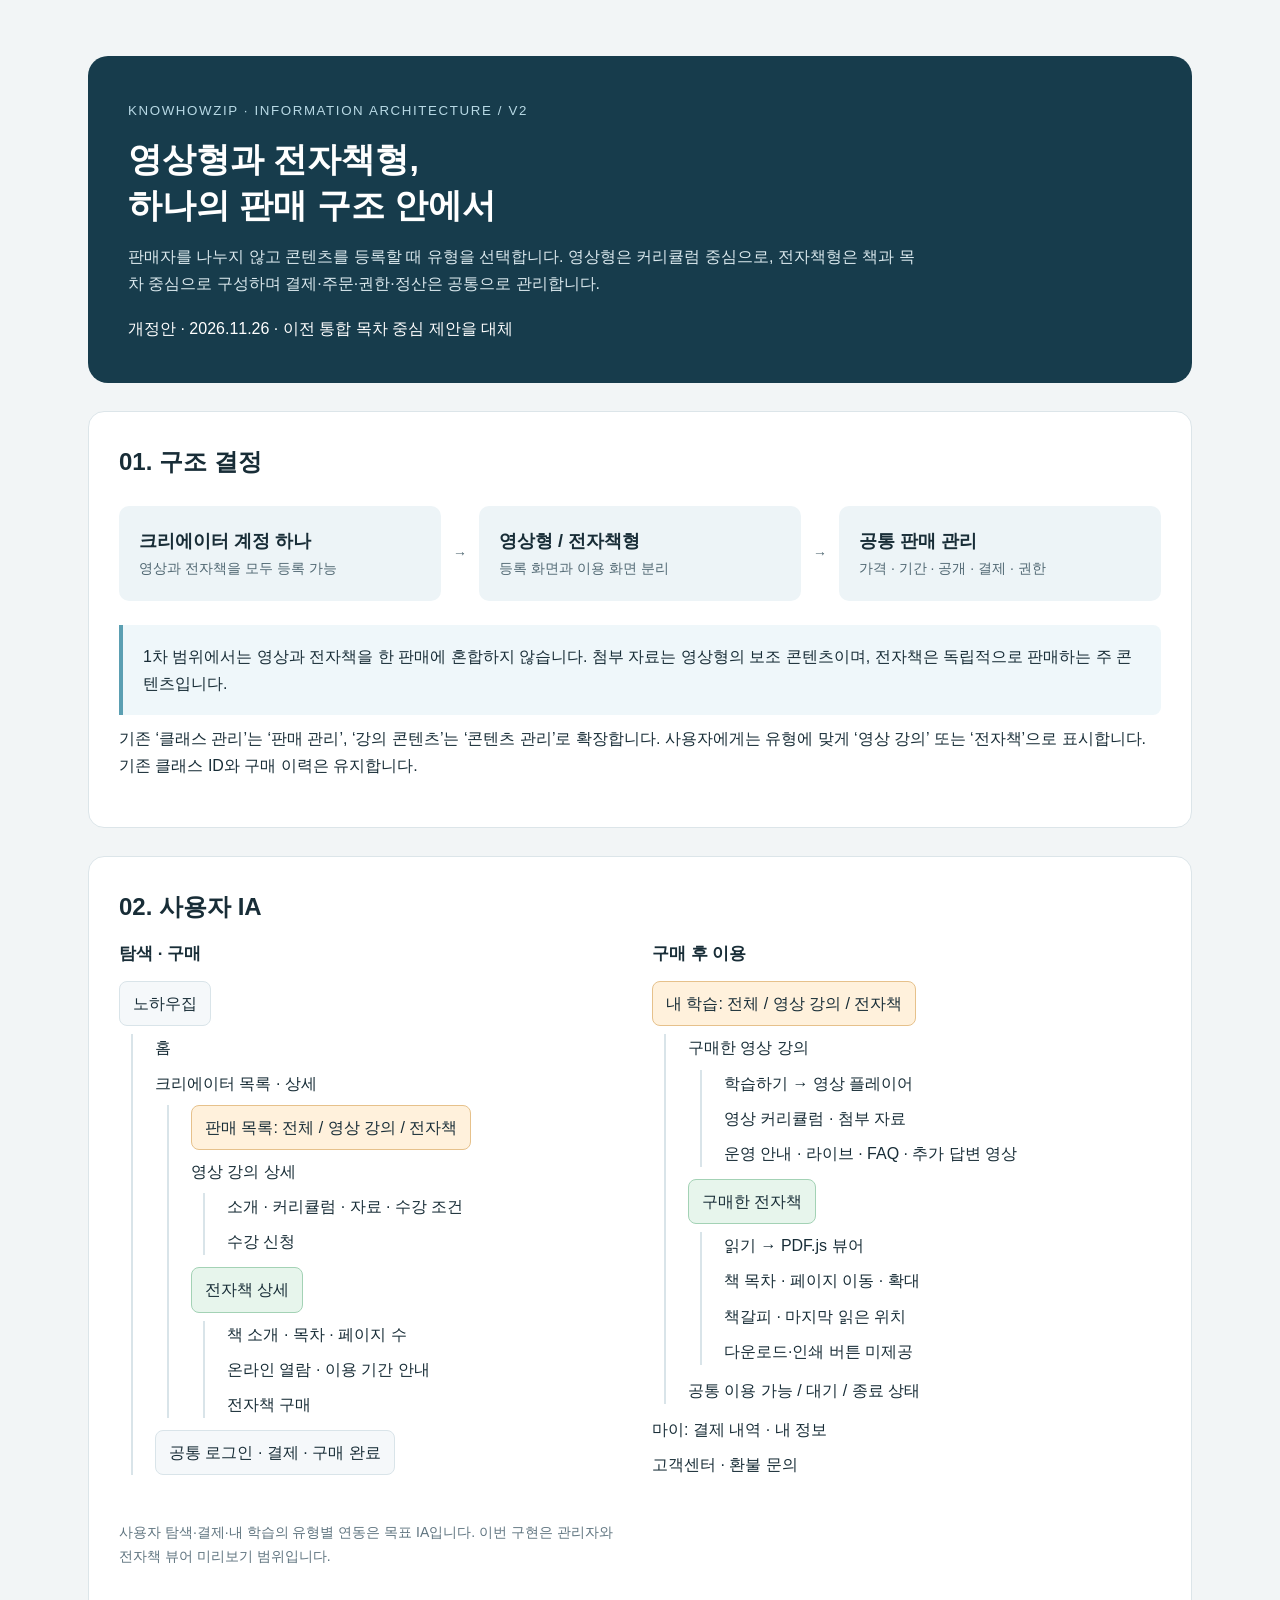
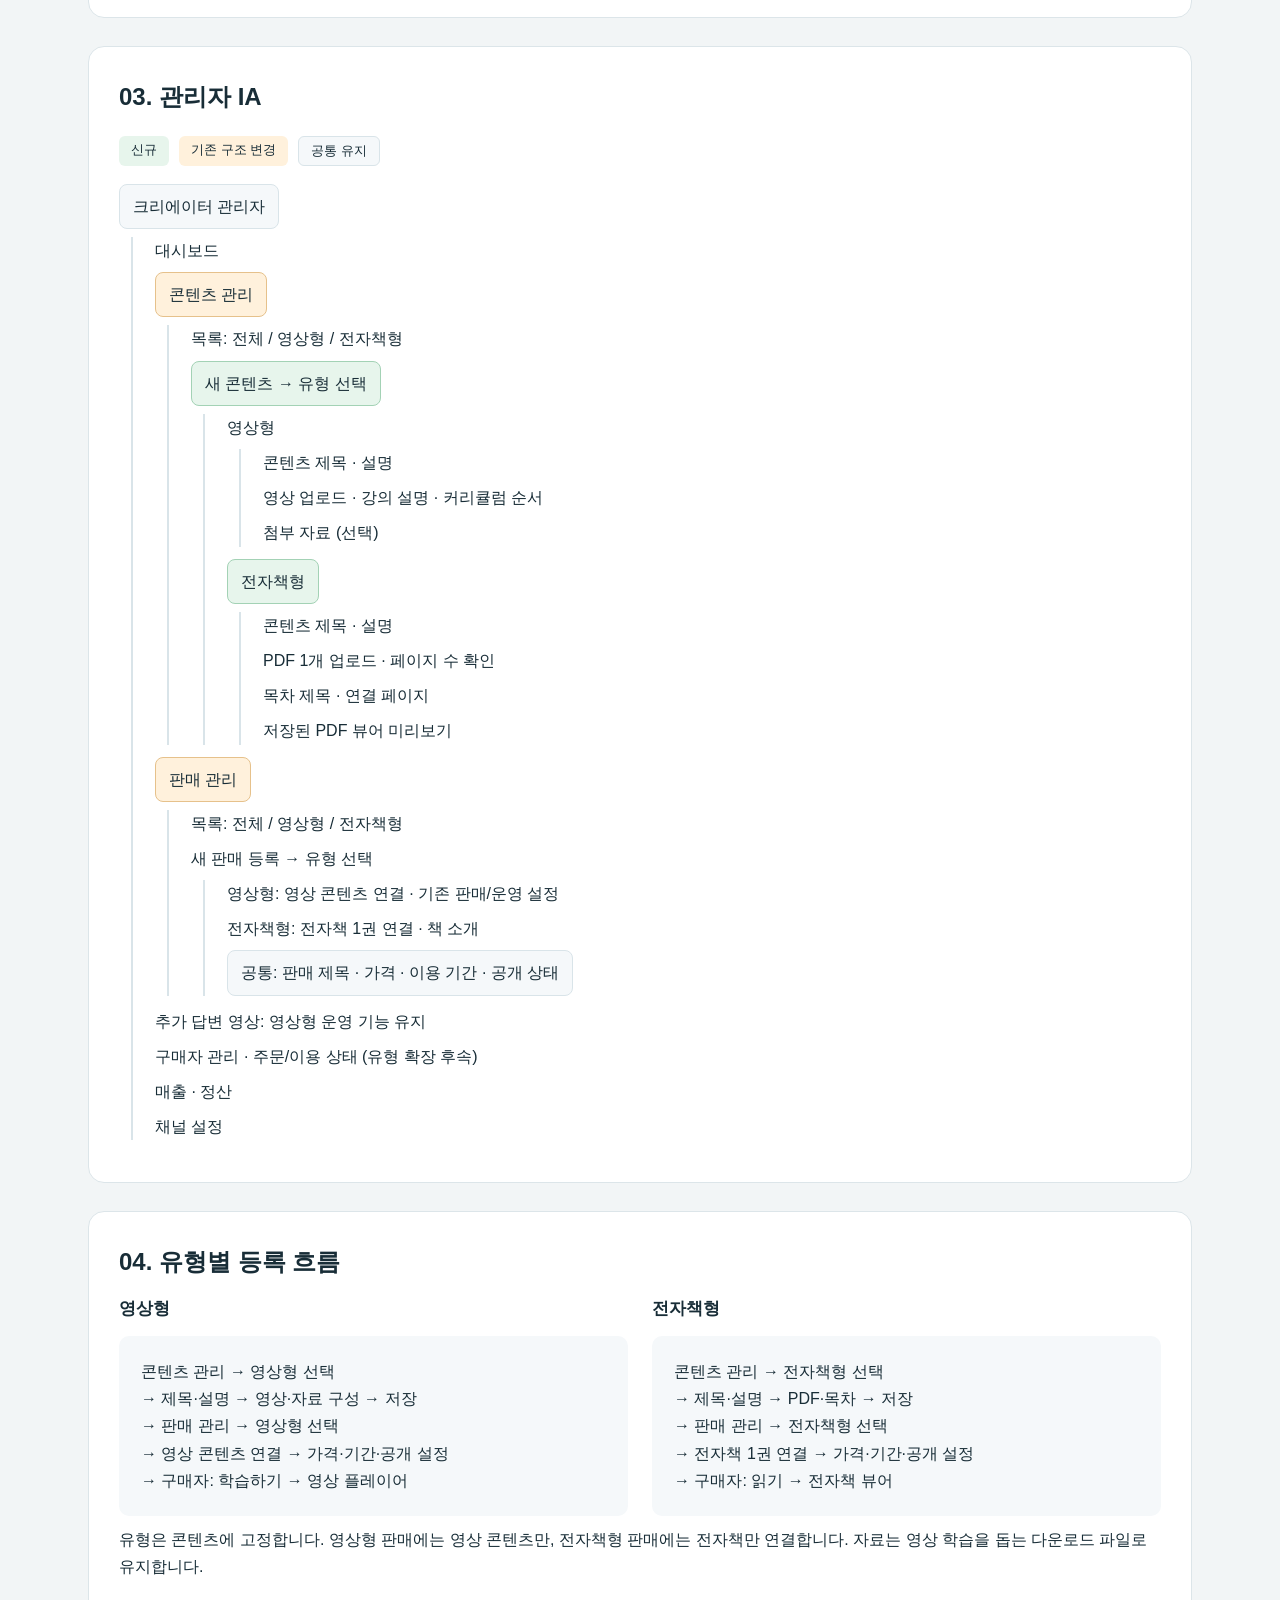
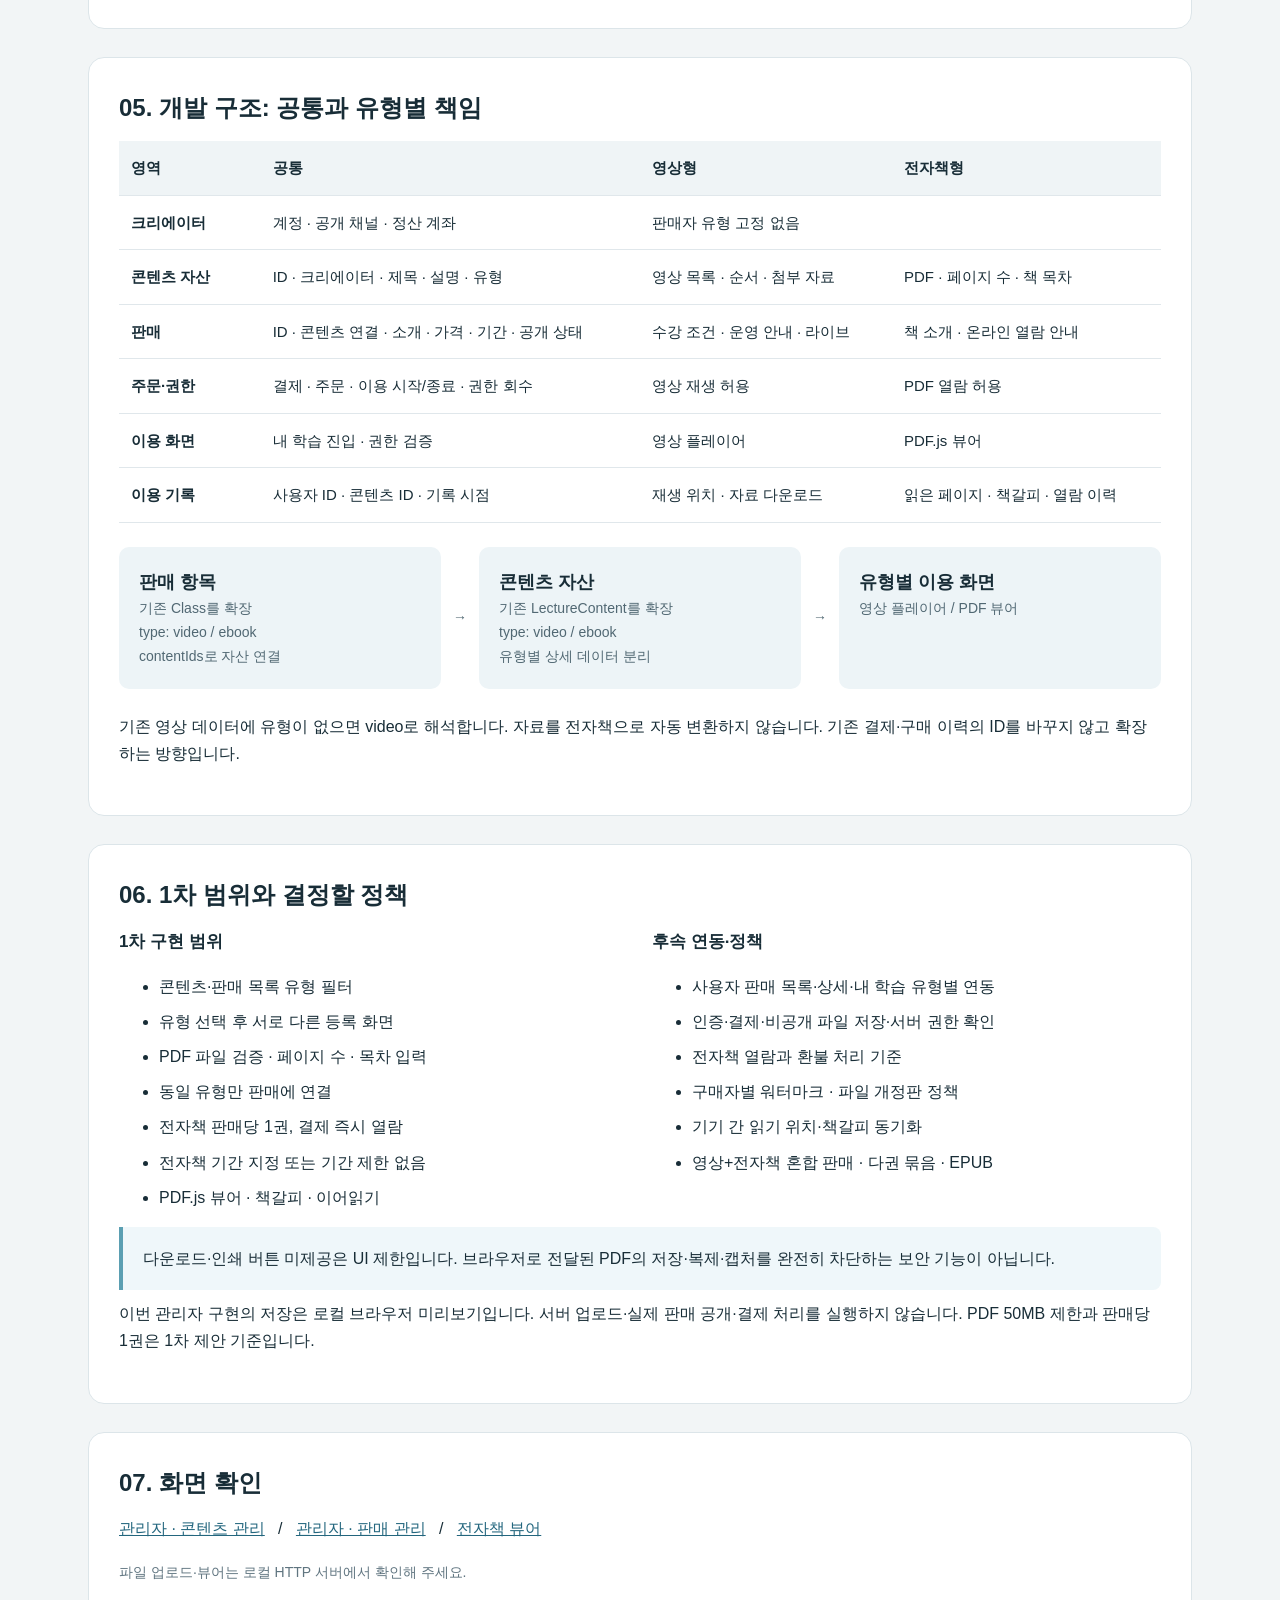
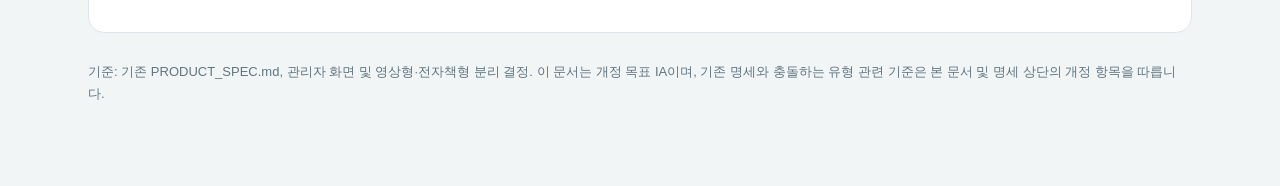
<file: knowhowzip-site/docs/content-ia-proposal.html>
<!doctype html>
<html lang="ko">
<head>
<meta charset="utf-8">
<meta name="viewport" content="width=device-width,initial-scale=1">
<title>노하우집 · 영상형·전자책형 IA 개정안</title>
<style>
:root{font-family:-apple-system,BlinkMacSystemFont,"Apple SD Gothic Neo","Malgun Gothic",sans-serif;color:#182d37;background:#f2f5f6;line-height:1.7}*{box-sizing:border-box}body{margin:0}main{max-width:1160px;margin:auto;padding:56px 28px 80px}header{padding:40px;background:#173c4c;color:white;border-radius:20px}header small{color:#b8d9e5;letter-spacing:.12em}h1{font-size:34px;line-height:1.35;margin:14px 0}header p{max-width:800px;color:#dbe9ee}h2{font-size:24px;margin:0 0 12px}h3{font-size:17px;margin:0 0 12px}section{margin-top:28px;padding:30px;background:white;border:1px solid #dce5e9;border-radius:16px}p{margin:10px 0 18px}.muted{color:#607580;font-size:14px}.grid{display:grid;grid-template-columns:1fr 1fr;gap:24px}.tree,.tree ul{list-style:none;margin:0;padding-left:22px}.tree{padding-left:0}.tree ul{border-left:2px solid #d9e4e9;margin:8px 0 12px 12px}.tree li{margin:8px 0}.node{display:inline-block;padding:8px 13px;border:1px solid #d9e4e9;border-radius:8px;background:#f5f8fa}.new{background:#e7f5ec;border-color:#a3d2b5}.change{background:#fff1dc;border-color:#e6c18b}.legend{display:flex;gap:10px;margin:18px 0;flex-wrap:wrap}.legend span{padding:3px 12px;border-radius:6px;font-size:13px}.flow{display:flex;align-items:stretch;gap:12px;margin:24px 0}.flow>div{flex:1;background:#edf4f7;padding:20px;border-radius:10px}.flow b{display:block;font-size:18px}.flow span{display:block;font-size:14px;color:#516873}.arrow{align-self:center;color:#7a939f;font-size:24px}.table-wrap{overflow:auto}table{width:100%;border-collapse:collapse;font-size:15px}th,td{text-align:left;padding:14px 12px;border-bottom:1px solid #e0e7eb;vertical-align:top}th{background:#eff4f6;white-space:nowrap}td:first-child{font-weight:600;min-width:125px}.note{padding:18px 20px;border-left:4px solid #5b9fb2;background:#eff7fa;border-radius:0 8px 8px 0}.example{background:#f5f8fa;padding:22px;border-radius:10px}footer{margin-top:28px;color:#607580;font-size:13px}a{color:#23667e}li{margin-bottom:8px}@media(max-width:720px){main{padding:20px 14px 40px}header,section{padding:24px 20px}h1{font-size:27px}.grid{grid-template-columns:1fr}.flow{flex-direction:column}.arrow{transform:rotate(90deg)}}@media print{body{background:white}main{padding:0}header{background:#edf4f7;color:#182d37}header p,header small{color:#516873}section{break-inside:avoid;padding:20px;margin-top:20px}.node{padding:5px 9px}h1{font-size:28px}a{color:inherit}}
</style>
</head>
<body><main>
<header><small>KNOWHOWZIP · INFORMATION ARCHITECTURE / V2</small><h1>영상형과 전자책형,<br>하나의 판매 구조 안에서</h1><p>판매자를 나누지 않고 콘텐츠를 등록할 때 유형을 선택합니다. 영상형은 커리큘럼 중심으로, 전자책형은 책과 목차 중심으로 구성하며 결제·주문·권한·정산은 공통으로 관리합니다.</p><div>개정안 · 2026.11.26 · 이전 통합 목차 중심 제안을 대체</div></header>
<section><h2>01. 구조 결정</h2><div class="flow"><div><b>크리에이터 계정 하나</b><span>영상과 전자책을 모두 등록 가능</span></div><span class="arrow">→</span><div><b>영상형 / 전자책형</b><span>등록 화면과 이용 화면 분리</span></div><span class="arrow">→</span><div><b>공통 판매 관리</b><span>가격 · 기간 · 공개 · 결제 · 권한</span></div></div><div class="note">1차 범위에서는 영상과 전자책을 한 판매에 혼합하지 않습니다. 첨부 자료는 영상형의 보조 콘텐츠이며, 전자책은 독립적으로 판매하는 주 콘텐츠입니다.</div><p>기존 ‘클래스 관리’는 ‘판매 관리’, ‘강의 콘텐츠’는 ‘콘텐츠 관리’로 확장합니다. 사용자에게는 유형에 맞게 ‘영상 강의’ 또는 ‘전자책’으로 표시합니다. 기존 클래스 ID와 구매 이력은 유지합니다.</p></section>
<section><h2>02. 사용자 IA</h2><div class="grid"><div><h3>탐색 · 구매</h3><ul class="tree"><li><span class="node">노하우집</span><ul><li>홈</li><li>크리에이터 목록 · 상세<ul><li><span class="node change">판매 목록: 전체 / 영상 강의 / 전자책</span></li><li>영상 강의 상세<ul><li>소개 · 커리큘럼 · 자료 · 수강 조건</li><li>수강 신청</li></ul></li><li><span class="node new">전자책 상세</span><ul><li>책 소개 · 목차 · 페이지 수</li><li>온라인 열람 · 이용 기간 안내</li><li>전자책 구매</li></ul></li></ul></li><li><span class="node">공통 로그인 · 결제 · 구매 완료</span></li></ul></li></ul></div><div><h3>구매 후 이용</h3><ul class="tree"><li><span class="node change">내 학습: 전체 / 영상 강의 / 전자책</span><ul><li>구매한 영상 강의<ul><li>학습하기 → 영상 플레이어</li><li>영상 커리큘럼 · 첨부 자료</li><li>운영 안내 · 라이브 · FAQ · 추가 답변 영상</li></ul></li><li><span class="node new">구매한 전자책</span><ul><li>읽기 → PDF.js 뷰어</li><li>책 목차 · 페이지 이동 · 확대</li><li>책갈피 · 마지막 읽은 위치</li><li>다운로드·인쇄 버튼 미제공</li></ul></li><li>공통 이용 가능 / 대기 / 종료 상태</li></ul></li><li>마이: 결제 내역 · 내 정보</li><li>고객센터 · 환불 문의</li></ul></div><p class="muted">사용자 탐색·결제·내 학습의 유형별 연동은 목표 IA입니다. 이번 구현은 관리자와 전자책 뷰어 미리보기 범위입니다.</p></section>
<section><h2>03. 관리자 IA</h2><div class="legend"><span class="new">신규</span><span class="change">기존 구조 변경</span><span class="node">공통 유지</span></div><ul class="tree"><li><span class="node">크리에이터 관리자</span><ul><li>대시보드</li><li><span class="node change">콘텐츠 관리</span><ul><li>목록: 전체 / 영상형 / 전자책형</li><li><span class="node new">새 콘텐츠 → 유형 선택</span><ul><li>영상형<ul><li>콘텐츠 제목 · 설명</li><li>영상 업로드 · 강의 설명 · 커리큘럼 순서</li><li>첨부 자료 (선택)</li></ul></li><li><span class="node new">전자책형</span><ul><li>콘텐츠 제목 · 설명</li><li>PDF 1개 업로드 · 페이지 수 확인</li><li>목차 제목 · 연결 페이지</li><li>저장된 PDF 뷰어 미리보기</li></ul></li></ul></li></ul></li><li><span class="node change">판매 관리</span><ul><li>목록: 전체 / 영상형 / 전자책형</li><li>새 판매 등록 → 유형 선택<ul><li>영상형: 영상 콘텐츠 연결 · 기존 판매/운영 설정</li><li>전자책형: 전자책 1권 연결 · 책 소개</li><li><span class="node">공통: 판매 제목 · 가격 · 이용 기간 · 공개 상태</span></li></ul></li></ul></li><li>추가 답변 영상: 영상형 운영 기능 유지</li><li>구매자 관리 · 주문/이용 상태 (유형 확장 후속)</li><li>매출 · 정산</li><li>채널 설정</li></ul></li></ul></section>
<section><h2>04. 유형별 등록 흐름</h2><div class="grid"><div><h3>영상형</h3><div class="example">콘텐츠 관리 → 영상형 선택<br>→ 제목·설명 → 영상·자료 구성 → 저장<br>→ 판매 관리 → 영상형 선택<br>→ 영상 콘텐츠 연결 → 가격·기간·공개 설정<br>→ 구매자: 학습하기 → 영상 플레이어</div></div><div><h3>전자책형</h3><div class="example">콘텐츠 관리 → 전자책형 선택<br>→ 제목·설명 → PDF·목차 → 저장<br>→ 판매 관리 → 전자책형 선택<br>→ 전자책 1권 연결 → 가격·기간·공개 설정<br>→ 구매자: 읽기 → 전자책 뷰어</div></div></div><p>유형은 콘텐츠에 고정합니다. 영상형 판매에는 영상 콘텐츠만, 전자책형 판매에는 전자책만 연결합니다. 자료는 영상 학습을 돕는 다운로드 파일로 유지합니다.</p></section>
<section><h2>05. 개발 구조: 공통과 유형별 책임</h2><div class="table-wrap"><table><thead><tr><th>영역</th><th>공통</th><th>영상형</th><th>전자책형</th></tr></thead><tbody><tr><td>크리에이터</td><td>계정 · 공개 채널 · 정산 계좌</td><td colspan="2">판매자 유형 고정 없음</td></tr><tr><td>콘텐츠 자산</td><td>ID · 크리에이터 · 제목 · 설명 · 유형</td><td>영상 목록 · 순서 · 첨부 자료</td><td>PDF · 페이지 수 · 책 목차</td></tr><tr><td>판매</td><td>ID · 콘텐츠 연결 · 소개 · 가격 · 기간 · 공개 상태</td><td>수강 조건 · 운영 안내 · 라이브</td><td>책 소개 · 온라인 열람 안내</td></tr><tr><td>주문·권한</td><td>결제 · 주문 · 이용 시작/종료 · 권한 회수</td><td>영상 재생 허용</td><td>PDF 열람 허용</td></tr><tr><td>이용 화면</td><td>내 학습 진입 · 권한 검증</td><td>영상 플레이어</td><td>PDF.js 뷰어</td></tr><tr><td>이용 기록</td><td>사용자 ID · 콘텐츠 ID · 기록 시점</td><td>재생 위치 · 자료 다운로드</td><td>읽은 페이지 · 책갈피 · 열람 이력</td></tr></tbody></table></div><div class="flow"><div><b>판매 항목</b><span>기존 Class를 확장<br>type: video / ebook<br>contentIds로 자산 연결</span></div><span class="arrow">→</span><div><b>콘텐츠 자산</b><span>기존 LectureContent를 확장<br>type: video / ebook<br>유형별 상세 데이터 분리</span></div><span class="arrow">→</span><div><b>유형별 이용 화면</b><span>영상 플레이어 / PDF 뷰어</span></div></div><p>기존 영상 데이터에 유형이 없으면 video로 해석합니다. 자료를 전자책으로 자동 변환하지 않습니다. 기존 결제·구매 이력의 ID를 바꾸지 않고 확장하는 방향입니다.</p></section>
<section><h2>06. 1차 범위와 결정할 정책</h2><div class="grid"><div><h3>1차 구현 범위</h3><ul><li>콘텐츠·판매 목록 유형 필터</li><li>유형 선택 후 서로 다른 등록 화면</li><li>PDF 파일 검증 · 페이지 수 · 목차 입력</li><li>동일 유형만 판매에 연결</li><li>전자책 판매당 1권, 결제 즉시 열람</li><li>전자책 기간 지정 또는 기간 제한 없음</li><li>PDF.js 뷰어 · 책갈피 · 이어읽기</li></ul></div><div><h3>후속 연동·정책</h3><ul><li>사용자 판매 목록·상세·내 학습 유형별 연동</li><li>인증·결제·비공개 파일 저장·서버 권한 확인</li><li>전자책 열람과 환불 처리 기준</li><li>구매자별 워터마크 · 파일 개정판 정책</li><li>기기 간 읽기 위치·책갈피 동기화</li><li>영상+전자책 혼합 판매 · 다권 묶음 · EPUB</li></ul></div></div><div class="note">다운로드·인쇄 버튼 미제공은 UI 제한입니다. 브라우저로 전달된 PDF의 저장·복제·캡처를 완전히 차단하는 보안 기능이 아닙니다.</div><p>이번 관리자 구현의 저장은 로컬 브라우저 미리보기입니다. 서버 업로드·실제 판매 공개·결제 처리를 실행하지 않습니다. PDF 50MB 제한과 판매당 1권은 1차 제안 기준입니다.</p></section>
<section><h2>07. 화면 확인</h2><p><a href="../creator-admin.html#classes">관리자 · 콘텐츠 관리</a> &nbsp; / &nbsp; <a href="../creator-admin.html#products">관리자 · 판매 관리</a> &nbsp; / &nbsp; <a href="../ebook-reader.html">전자책 뷰어</a></p><p class="muted">파일 업로드·뷰어는 로컬 HTTP 서버에서 확인해 주세요.</p></section>
<footer>기준: 기존 PRODUCT_SPEC.md, 관리자 화면 및 영상형·전자책형 분리 결정. 이 문서는 개정 목표 IA이며, 기존 명세와 충돌하는 유형 관련 기준은 본 문서 및 명세 상단의 개정 항목을 따릅니다.</footer>
</main></body></html>
</file>
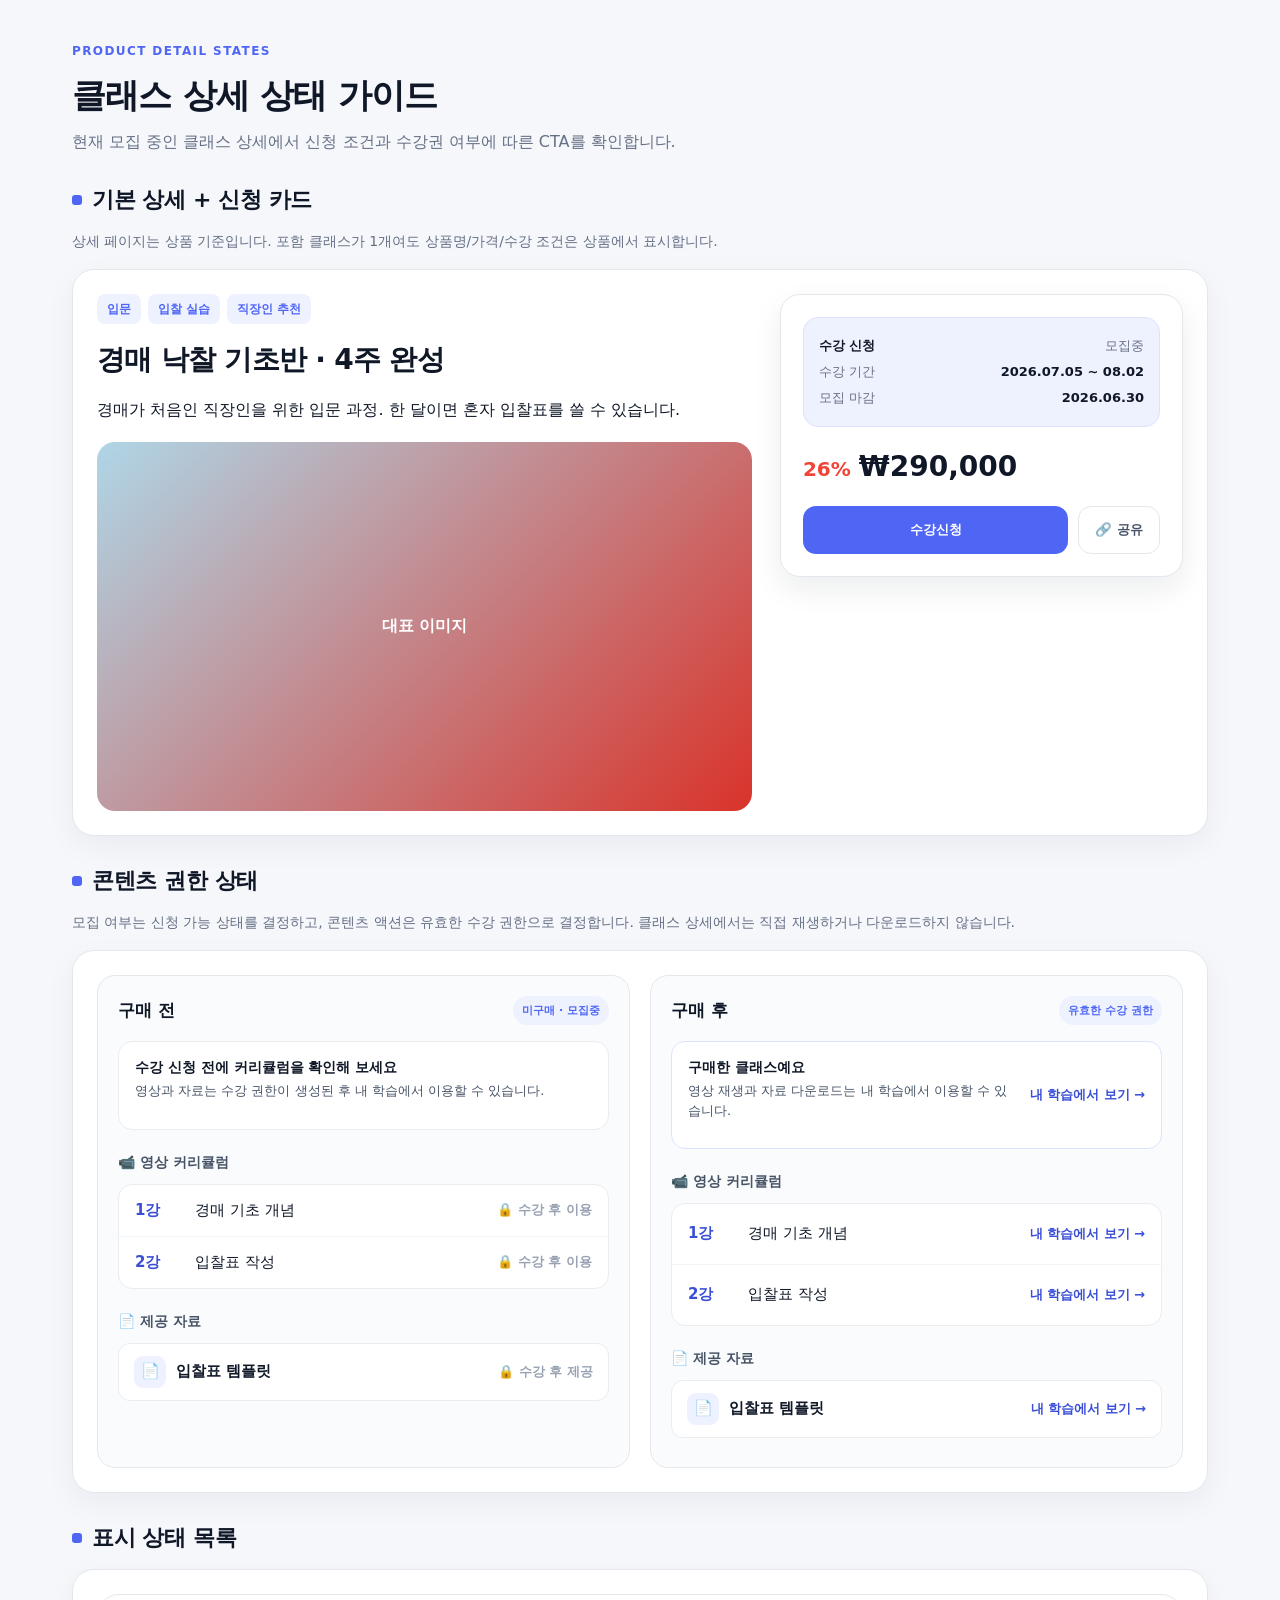
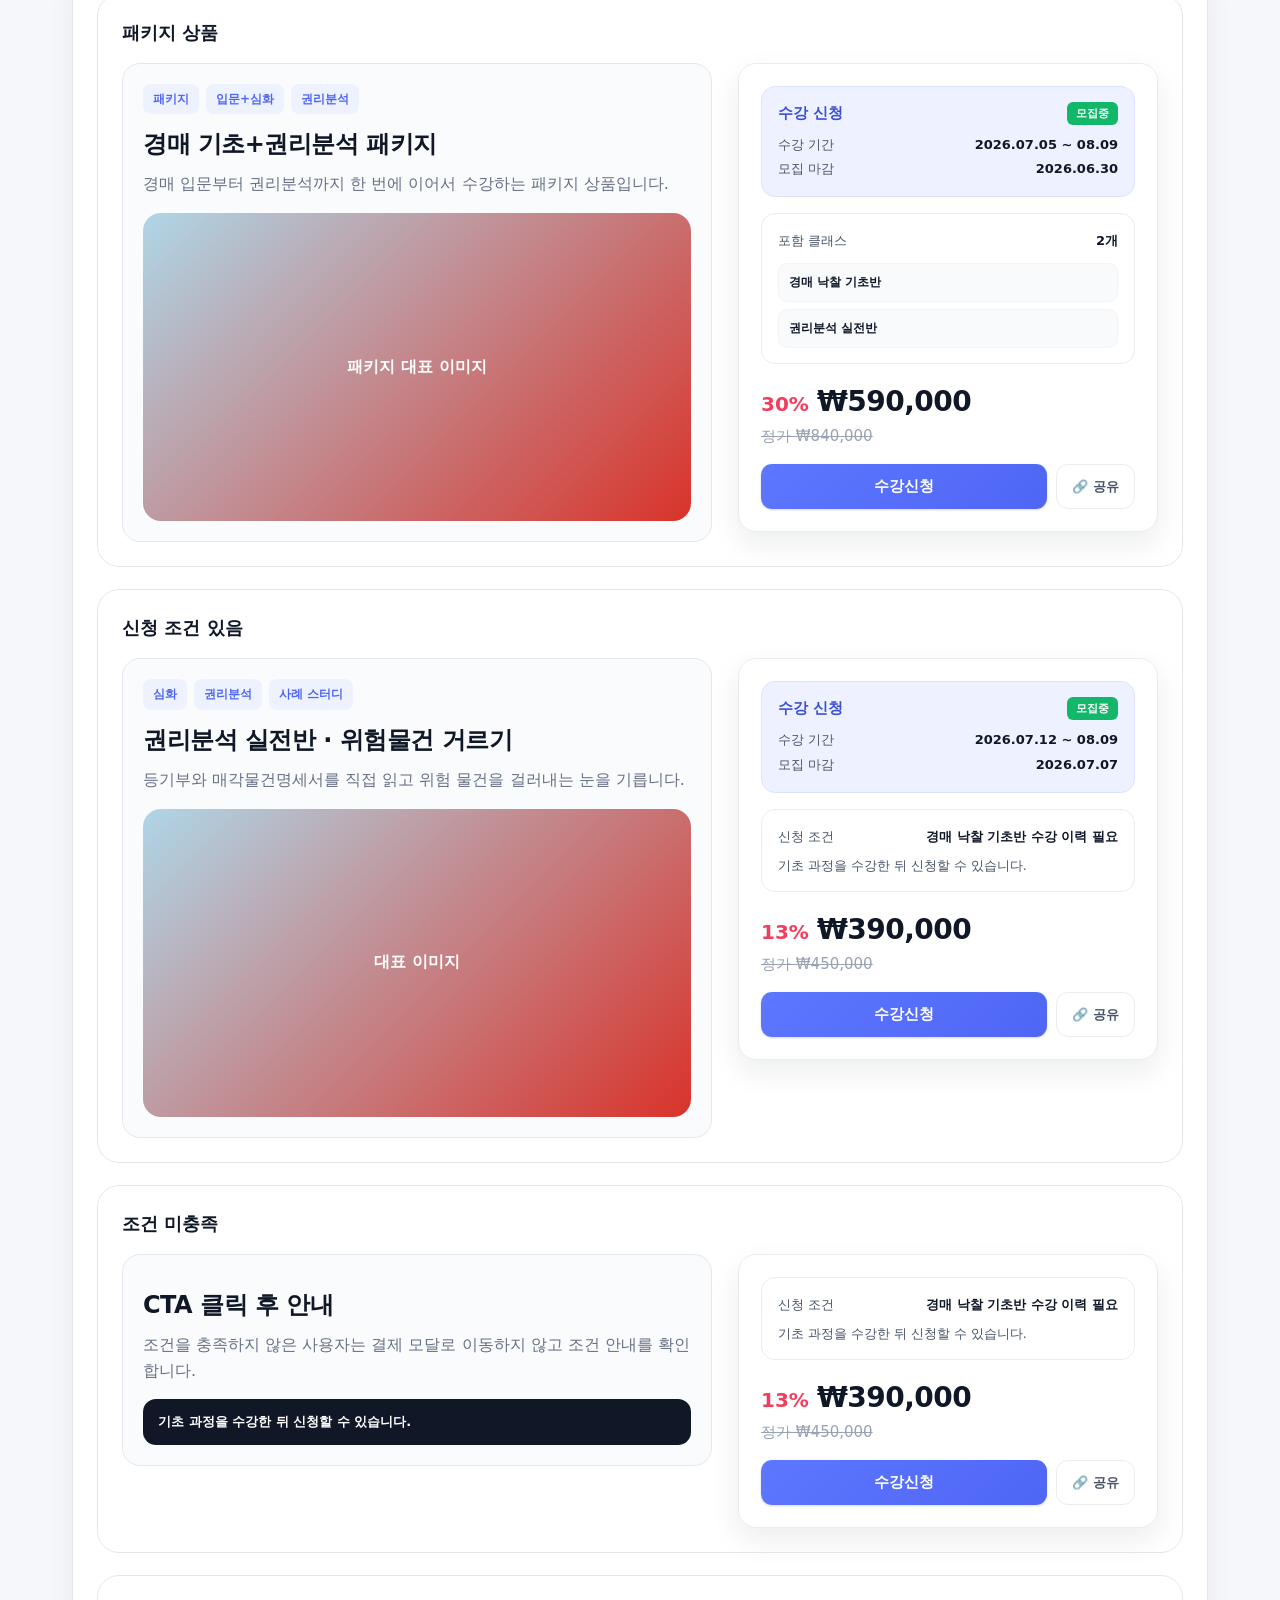
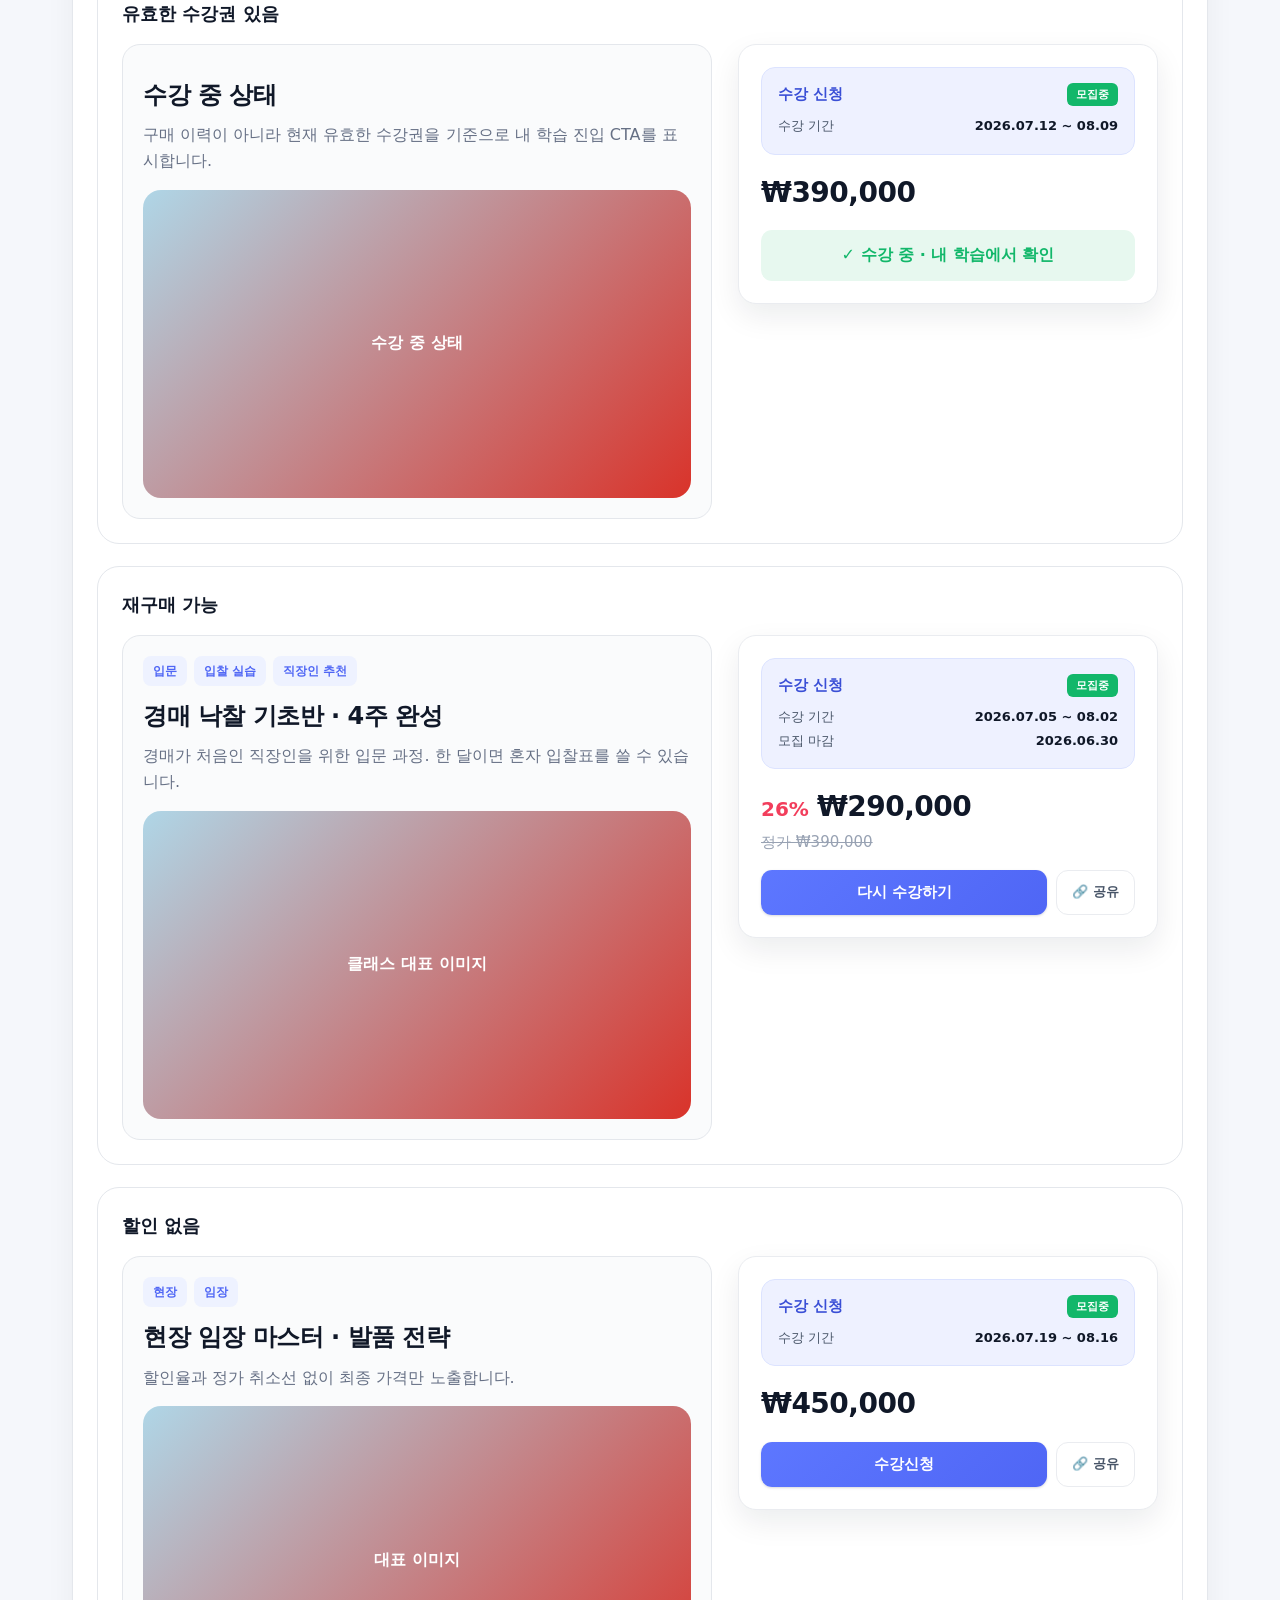
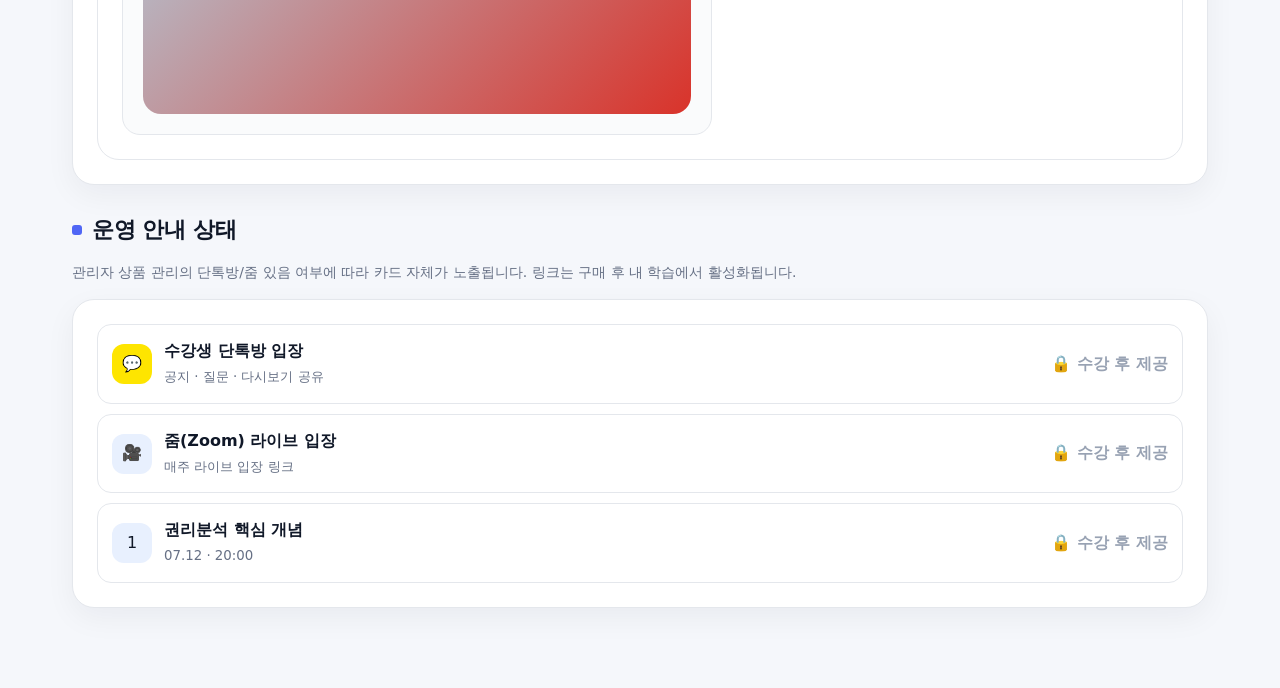
<file: knowhowzip-site/fe-guide/product-detail-states.html>
<!DOCTYPE html>
<html lang="ko">
<head>
  <meta charset="UTF-8">
  <meta name="viewport" content="width=device-width, initial-scale=1.0">
  <title>FE Guide · 상품 상세 상태</title>
  <link rel="stylesheet" href="../css/style.css?v=20260728-2">
  <link rel="stylesheet" href="../css/policy-guide.css?v=20260728-1">
  <style>
    body{background:#F5F7FB;color:#101828}
    .guide-shell{max-width:1180px;margin:0 auto;padding:42px 22px 80px}
    .guide-head{display:flex;justify-content:space-between;gap:24px;align-items:flex-end;margin-bottom:28px}
    .guide-head span{display:block;color:#4F66F5;font-weight:900;font-size:12px;letter-spacing:1.4px;text-transform:uppercase}
    .guide-head h1{font-size:34px;letter-spacing:-.8px;margin:8px 0}
    .guide-head p{color:#667085;margin:0;line-height:1.6}
    .guide-nav{display:flex;gap:8px;flex-wrap:wrap}
    .guide-nav a{border:1px solid #E4E7EC;background:#fff;border-radius:999px;padding:9px 13px;font-size:13px;font-weight:800;color:#475467}
    .state-section{margin-top:28px}
    .state-title{display:flex;align-items:center;gap:10px;margin:0 0 14px}
    .state-title i{width:10px;height:10px;background:#4F66F5;border-radius:3px}
    .state-title h2{font-size:22px;margin:0;letter-spacing:-.4px}
    .state-note{margin:0 0 16px;color:#667085;font-size:14px}
    .state-board{background:#fff;border:1px solid #E4E7EC;border-radius:22px;padding:24px;box-shadow:0 10px 30px rgba(16,24,40,.05)}
    .detail-state-grid{display:grid;grid-template-columns:minmax(0,1.3fr) minmax(320px,.8fr);gap:28px;align-items:start}
    .hero-demo h3{font-size:28px;letter-spacing:-.7px;margin:14px 0 10px}
    .tags-demo{display:flex;gap:7px;flex-wrap:wrap}
    .tags-demo span{background:#EEF2FF;color:#4F66F5;border-radius:8px;padding:6px 10px;font-size:12px;font-weight:900}
    .visual-demo{aspect-ratio:16/9;border-radius:18px;background:linear-gradient(135deg,#AFD6E7,#D9332A);margin-top:20px;display:flex;align-items:center;justify-content:center;color:#fff;font-weight:900}
    .buy-demo{border:1px solid #E4E7EC;border-radius:20px;background:#fff;padding:22px;box-shadow:0 12px 30px rgba(16,24,40,.08)}
    .box-demo{border:1px solid #DCE3FF;background:#EEF2FF;border-radius:15px;padding:15px;margin-bottom:14px}
    .box-demo.white{background:#fff;border-color:#E4E7EC}
    .row-demo{display:flex;justify-content:space-between;gap:14px;font-size:13px;color:#667085;padding:3px 0}
    .row-demo b{color:#101828}
    .price-demo{font-size:28px;font-weight:900;margin:18px 0}
    .price-demo span{color:#F04438;font-size:20px;margin-right:8px}
    .cta-row{display:flex;gap:10px}
    .cta-row button{border:0;border-radius:13px;padding:14px 16px;font-weight:900}
    .cta-row .primary{flex:1;background:#4F66F5;color:#fff}
    .cta-row .ghost{background:#fff;border:1px solid #E4E7EC;color:#475467}
    .state-list{display:grid;gap:22px}
    .scenario-card{border:1px solid #E4E7EC;border-radius:22px;padding:24px;background:#fff}
    .scenario-card>strong{display:block;margin-bottom:16px;font-size:18px}
    .scenario-layout{display:grid;grid-template-columns:minmax(0,1fr) 420px;gap:26px;align-items:start}
    .scenario-preview{border:1px solid #E4E7EC;border-radius:18px;padding:20px;background:#FAFBFC}
    .scenario-preview h3{font-size:24px;margin:12px 0 8px;letter-spacing:-.5px}
    .scenario-preview p{color:#667085;line-height:1.6;margin:0 0 16px}
    .scenario-preview .visual-demo{margin-top:16px}
    .scenario-card .buycard{position:static;max-width:none;margin:0;box-shadow:0 12px 30px rgba(16,24,40,.08)}
    .scenario-card .bc-actions .btn-red[disabled]{background:#EEF2F7;color:#98A2B3;cursor:not-allowed}
    .scenario-toast{margin-top:12px;border-radius:13px;background:#101828;color:#fff;padding:13px 15px;font-size:13px;font-weight:800}
    .scenario-card .bc-owned{display:block;margin:0}
    .content-state-grid{display:grid;grid-template-columns:repeat(2,minmax(0,1fr));gap:20px}
    .content-state-card{border:1px solid #E4E7EC;border-radius:18px;padding:20px;background:#FAFBFC}
    .content-state-head{display:flex;align-items:center;justify-content:space-between;gap:14px;margin-bottom:16px}
    .content-state-head b{font-size:17px}.content-state-head span{background:#EEF2FF;color:#4F66F5;border-radius:999px;padding:6px 9px;font-size:11px;font-weight:900}
    .content-state-card .curr,.content-state-card .mat-list{margin:0;padding:0;list-style:none}
    .content-state-card .detail-content-state{background:#fff}
    .op-demo{display:grid;gap:10px}
    .op-item{display:flex;align-items:center;gap:12px;border:1px solid #E4E7EC;border-radius:14px;padding:14px}
    .op-item i{width:40px;height:40px;border-radius:12px;display:flex;align-items:center;justify-content:center;background:#FEE500;font-style:normal}
    .op-item .zoom{background:#E8F0FE}
    .op-item b{display:block}.op-item small{color:#667085}.op-item em{margin-left:auto;color:#98A2B3;font-style:normal;font-weight:800}
    @media(max-width:900px){.detail-state-grid,.scenario-layout,.content-state-grid{grid-template-columns:1fr}.guide-head{display:block}.guide-head h1{font-size:28px}}
  </style>
</head>
<body>
  <main class="guide-shell">
    <header class="guide-head">
      <div>
        <span>PRODUCT DETAIL STATES</span>
        <h1>클래스 상세 상태 가이드</h1>
        <p>현재 모집 중인 클래스 상세에서 신청 조건과 수강권 여부에 따른 CTA를 확인합니다.</p>
      </div>
    </header>

    <section class="state-section">
      <div class="state-title"><i></i><h2>기본 상세 + 신청 카드</h2></div>
      <p class="state-note">상세 페이지는 상품 기준입니다. 포함 클래스가 1개여도 상품명/가격/수강 조건은 상품에서 표시합니다.</p>
      <div class="state-board detail-state-grid">
        <div class="hero-demo">
          <div class="tags-demo"><span>입문</span><span>입찰 실습</span><span>직장인 추천</span></div>
          <h3>경매 낙찰 기초반 · 4주 완성</h3>
          <p>경매가 처음인 직장인을 위한 입문 과정. 한 달이면 혼자 입찰표를 쓸 수 있습니다.</p>
          <div class="visual-demo">대표 이미지</div>
        </div>
        <aside class="buy-demo">
          <div class="box-demo">
            <div class="row-demo"><b>수강 신청</b><span>모집중</span></div>
            <div class="row-demo"><span>수강 기간</span><b>2026.07.05 ~ 08.02</b></div>
            <div class="row-demo"><span>모집 마감</span><b>2026.06.30</b></div>
          </div>
          <div class="price-demo"><span>26%</span>₩290,000</div>
          <div class="cta-row"><button class="primary">수강신청</button><button class="ghost">🔗 공유</button></div>
        </aside>
      </div>
    </section>

    <section class="state-section">
      <div class="state-title"><i></i><h2>콘텐츠 권한 상태</h2></div>
      <p class="state-note">모집 여부는 신청 가능 상태를 결정하고, 콘텐츠 액션은 유효한 수강 권한으로 결정합니다. 클래스 상세에서는 직접 재생하거나 다운로드하지 않습니다.</p>
      <div class="state-board content-state-grid">
        <article class="content-state-card">
          <div class="content-state-head"><b>구매 전</b><span>미구매 · 모집중</span></div>
          <div class="detail-content-state is-locked"><div><b>수강 신청 전에 커리큘럼을 확인해 보세요</b><p>영상과 자료는 수강 권한이 생성된 후 내 학습에서 이용할 수 있습니다.</p></div></div>
          <div class="sub-h">📹 영상 커리큘럼</div>
          <ul class="curr"><li><span class="wk">1강</span><span>경매 기초 개념</span><span class="content-lock">🔒 수강 후 이용</span></li><li><span class="wk">2강</span><span>입찰표 작성</span><span class="content-lock">🔒 수강 후 이용</span></li></ul>
          <div class="sub-h">📄 제공 자료</div>
          <ul class="mat-list"><li><span class="mi">📄</span><span>입찰표 템플릿</span><span class="content-lock">🔒 수강 후 제공</span></li></ul>
        </article>
        <article class="content-state-card">
          <div class="content-state-head"><b>구매 후</b><span>유효한 수강 권한</span></div>
          <div class="detail-content-state is-owned"><div><b>구매한 클래스예요</b><p>영상 재생과 자료 다운로드는 내 학습에서 이용할 수 있습니다.</p></div><button type="button">내 학습에서 보기 →</button></div>
          <div class="sub-h">📹 영상 커리큘럼</div>
          <ul class="curr"><li><span class="wk">1강</span><span>경매 기초 개념</span><button type="button" class="content-learning-link">내 학습에서 보기 →</button></li><li><span class="wk">2강</span><span>입찰표 작성</span><button type="button" class="content-learning-link">내 학습에서 보기 →</button></li></ul>
          <div class="sub-h">📄 제공 자료</div>
          <ul class="mat-list"><li><span class="mi">📄</span><span>입찰표 템플릿</span><button type="button" class="content-learning-link">내 학습에서 보기 →</button></li></ul>
        </article>
      </div>
    </section>

    <section class="state-section">
      <div class="state-title"><i></i><h2>표시 상태 목록</h2></div>
      <div class="state-board">
        <div class="state-list">
          <article class="scenario-card">
            <strong>패키지 상품</strong>
            <div class="scenario-layout">
              <div class="scenario-preview">
                <div class="tags-demo"><span>패키지</span><span>입문+심화</span><span>권리분석</span></div>
                <h3>경매 기초+권리분석 패키지</h3>
                <p>경매 입문부터 권리분석까지 한 번에 이어서 수강하는 패키지 상품입니다.</p>
                <div class="visual-demo">패키지 대표 이미지</div>
              </div>
              <aside class="buycard"><div class="bc-body">
                <div class="cohort-box"><div class="ch-top"><span class="ch-no">수강 신청</span><span class="ch-st">모집중</span></div><div class="ch-row"><span>수강 기간</span><b>2026.07.05 ~ 08.09</b></div><div class="ch-row"><span>모집 마감</span><b>2026.06.30</b></div></div>
                <div class="cohort-box included-class-box"><div class="ch-row"><span>포함 클래스</span><b>2개</b></div><div class="included-class-list"><em>경매 낙찰 기초반</em><em>권리분석 실전반</em></div></div>
                <div class="bc-price"><span class="disc">30%</span><span class="final">₩590,000</span><span class="orig">정가 ₩840,000</span></div>
                <div class="bc-actions"><button class="btn-red">수강신청</button><button class="bc-share">🔗 공유</button></div>
              </div></aside>
            </div>
          </article>
          <article class="scenario-card">
            <strong>신청 조건 있음</strong>
            <div class="scenario-layout">
              <div class="scenario-preview">
                <div class="tags-demo"><span>심화</span><span>권리분석</span><span>사례 스터디</span></div>
                <h3>권리분석 실전반 · 위험물건 거르기</h3>
                <p>등기부와 매각물건명세서를 직접 읽고 위험 물건을 걸러내는 눈을 기릅니다.</p>
                <div class="visual-demo">대표 이미지</div>
              </div>
              <aside class="buycard"><div class="bc-body">
                <div class="cohort-box"><div class="ch-top"><span class="ch-no">수강 신청</span><span class="ch-st">모집중</span></div><div class="ch-row"><span>수강 기간</span><b>2026.07.12 ~ 08.09</b></div><div class="ch-row"><span>모집 마감</span><b>2026.07.07</b></div></div>
                <div class="cohort-box access-box"><div class="ch-row"><span>신청 조건</span><b>경매 낙찰 기초반 수강 이력 필요</b></div><p>기초 과정을 수강한 뒤 신청할 수 있습니다.</p></div>
                <div class="bc-price"><span class="disc">13%</span><span class="final">₩390,000</span><span class="orig">정가 ₩450,000</span></div>
                <div class="bc-actions"><button class="btn-red">수강신청</button><button class="bc-share">🔗 공유</button></div>
              </div></aside>
            </div>
          </article>
          <article class="scenario-card">
            <strong>조건 미충족</strong>
            <div class="scenario-layout">
              <div class="scenario-preview"><h3>CTA 클릭 후 안내</h3><p>조건을 충족하지 않은 사용자는 결제 모달로 이동하지 않고 조건 안내를 확인합니다.</p><div class="scenario-toast">기초 과정을 수강한 뒤 신청할 수 있습니다.</div></div>
              <aside class="buycard"><div class="bc-body">
                <div class="cohort-box access-box"><div class="ch-row"><span>신청 조건</span><b>경매 낙찰 기초반 수강 이력 필요</b></div><p>기초 과정을 수강한 뒤 신청할 수 있습니다.</p></div>
                <div class="bc-price"><span class="disc">13%</span><span class="final">₩390,000</span><span class="orig">정가 ₩450,000</span></div>
                <div class="bc-actions"><button class="btn-red">수강신청</button><button class="bc-share">🔗 공유</button></div>
              </div></aside>
            </div>
          </article>
          <article class="scenario-card">
            <strong>유효한 수강권 있음</strong>
            <div class="scenario-layout">
              <div class="scenario-preview"><h3>수강 중 상태</h3><p>구매 이력이 아니라 현재 유효한 수강권을 기준으로 내 학습 진입 CTA를 표시합니다.</p><div class="visual-demo">수강 중 상태</div></div>
              <aside class="buycard"><div class="bc-body">
                <div class="cohort-box"><div class="ch-top"><span class="ch-no">수강 신청</span><span class="ch-st">모집중</span></div><div class="ch-row"><span>수강 기간</span><b>2026.07.12 ~ 08.09</b></div></div>
                <div class="bc-price"><span class="final">₩390,000</span></div>
                <div class="bc-owned">✓ 수강 중 · 내 학습에서 확인</div>
              </div></aside>
            </div>
          </article>
          <article class="scenario-card">
            <strong>재구매 가능</strong>
            <div class="scenario-layout">
              <div class="scenario-preview">
                <div class="tags-demo"><span>입문</span><span>입찰 실습</span><span>직장인 추천</span></div>
                <h3>경매 낙찰 기초반 · 4주 완성</h3>
                <p>경매가 처음인 직장인을 위한 입문 과정. 한 달이면 혼자 입찰표를 쓸 수 있습니다.</p>
                <div class="visual-demo">클래스 대표 이미지</div>
              </div>
              <aside class="buycard"><div class="bc-body">
                <div class="cohort-box"><div class="ch-top"><span class="ch-no">수강 신청</span><span class="ch-st">모집중</span></div><div class="ch-row"><span>수강 기간</span><b>2026.07.05 ~ 08.02</b></div><div class="ch-row"><span>모집 마감</span><b>2026.06.30</b></div></div>
                <div class="bc-price"><span class="disc">26%</span><span class="final">₩290,000</span><span class="orig">정가 ₩390,000</span></div>
                <div class="bc-actions"><button class="btn-red">다시 수강하기</button><button class="bc-share">🔗 공유</button></div>
              </div></aside>
            </div>
          </article>
          <article class="scenario-card">
            <strong>할인 없음</strong>
            <div class="scenario-layout">
              <div class="scenario-preview"><div class="tags-demo"><span>현장</span><span>임장</span></div><h3>현장 임장 마스터 · 발품 전략</h3><p>할인율과 정가 취소선 없이 최종 가격만 노출합니다.</p><div class="visual-demo">대표 이미지</div></div>
              <aside class="buycard"><div class="bc-body">
                <div class="cohort-box"><div class="ch-top"><span class="ch-no">수강 신청</span><span class="ch-st">모집중</span></div><div class="ch-row"><span>수강 기간</span><b>2026.07.19 ~ 08.16</b></div></div>
                <div class="bc-price"><span class="final">₩450,000</span></div>
                <div class="bc-actions"><button class="btn-red">수강신청</button><button class="bc-share">🔗 공유</button></div>
              </div></aside>
            </div>
          </article>
        </div>
      </div>
    </section>

    <section class="state-section">
      <div class="state-title"><i></i><h2>운영 안내 상태</h2></div>
      <p class="state-note">관리자 상품 관리의 단톡방/줌 있음 여부에 따라 카드 자체가 노출됩니다. 링크는 구매 후 내 학습에서 활성화됩니다.</p>
      <div class="state-board">
        <div class="op-demo">
          <div class="op-item"><i>💬</i><span><b>수강생 단톡방 입장</b><small>공지 · 질문 · 다시보기 공유</small></span><em>🔒 수강 후 제공</em></div>
          <div class="op-item"><i class="zoom">🎥</i><span><b>줌(Zoom) 라이브 입장</b><small>매주 라이브 입장 링크</small></span><em>🔒 수강 후 제공</em></div>
          <div class="op-item"><i class="zoom">1</i><span><b>권리분석 핵심 개념</b><small>07.12 · 20:00</small></span><em>🔒 수강 후 제공</em></div>
        </div>
      </div>
    </section>
  </main>
  <script src="../js/policy-guide.js?v=20260728-3"></script>
</body>
</html>
</file>
<file: knowhowzip-site/css/policy-guide.css>
:root{--policy-brand:#4f66f5;--policy-brand-dark:#3549cd;--policy-soft:#eef1ff;--policy-ink:#101828;--policy-copy:#475467;--policy-muted:#98a2b3;--policy-line:#d8defe;--policy-shadow:0 18px 48px rgba(16,24,40,.2)}
body.policy-guide-mode .policy-guide-target{outline:1px dashed rgba(79,102,245,.42);outline-offset:3px}
body.policy-guide-mode .policy-guide-target:hover{outline-color:var(--policy-brand);outline-width:2px}
.policy-guide-target{position:relative!important}
.policy-guide-marker{position:absolute!important;z-index:9996!important;right:-8px!important;top:-8px!important;width:25px!important;height:25px!important;min-width:25px!important;min-height:25px!important;margin:0!important;padding:0!important;border:1px solid #aebaff!important;border-radius:50%!important;background:#fff!important;color:var(--policy-brand)!important;box-shadow:0 5px 15px rgba(79,102,245,.23)!important;display:flex!important;align-items:center!important;justify-content:center!important;font:950 9px/1 Arial,sans-serif!important;letter-spacing:0!important;text-indent:0!important;opacity:.92!important;transform:none!important}
.policy-guide-marker:hover,.policy-guide-marker:focus-visible{background:var(--policy-brand)!important;color:#fff!important;opacity:1!important}
.policy-guide-marker:focus-visible{outline:3px solid #dce2ff!important;outline-offset:2px!important}
.policy-guide-popover{position:fixed;z-index:10002;box-sizing:border-box;width:min(420px,calc(100vw - 28px));max-height:min(560px,calc(100dvh - 28px));overflow-x:hidden;overflow-y:auto;overscroll-behavior:contain;scrollbar-gutter:stable;border:1px solid var(--policy-line);border-radius:18px;background:#fff;color:var(--policy-ink);box-shadow:var(--policy-shadow);padding:18px;display:none;font-family:'Pretendard','Noto Sans KR',system-ui,sans-serif;text-align:left}
.policy-guide-popover.open{display:block}
.policy-guide-popover-head{position:sticky;z-index:1;top:-18px;display:flex;align-items:flex-start;justify-content:space-between;gap:12px;margin:-18px -18px 12px;padding:18px 18px 10px;border-radius:18px 18px 0 0;background:#fff}
.policy-guide-popover-type{display:inline-flex;border-radius:999px;background:var(--policy-soft);color:var(--policy-brand-dark);padding:4px 7px;font-size:9px;font-weight:900}
.policy-guide-popover h3{margin:7px 0 0;font-size:16px;line-height:1.4;letter-spacing:-.25px;color:var(--policy-ink)}
.policy-guide-close{border:0!important;background:none!important;color:var(--policy-muted)!important;padding:0!important;width:24px!important;height:24px!important;min-width:24px!important;font-size:19px!important;line-height:1!important;box-shadow:none!important}
.policy-guide-popover-summary{margin:0 0 12px;padding:11px 12px;border-radius:10px;background:#f7f8ff;color:var(--policy-copy);font-size:11px;font-weight:700;line-height:1.65}
.policy-guide-rule-section{display:grid;gap:7px}
.policy-guide-rule-label{color:var(--policy-brand-dark);font-size:9px;font-weight:950;letter-spacing:.02em}
.policy-guide-popover ul{display:grid;gap:7px;margin:0;padding:0;list-style:none;color:var(--policy-ink);font-size:10.5px;line-height:1.55}
.policy-guide-popover li:not(.policy-guide-definition){position:relative;padding:3px 4px 3px 15px}
.policy-guide-popover li:not(.policy-guide-definition):before{content:"";position:absolute;left:2px;top:10px;width:4px;height:4px;border-radius:50%;background:var(--policy-brand)}
.policy-guide-definition{display:grid;grid-template-columns:112px minmax(0,1fr);gap:10px;align-items:start;padding:10px 11px;border:1px solid #e7eaff;border-radius:10px;background:#fcfcff}
.policy-guide-definition b{color:var(--policy-brand-dark);font-size:10px;line-height:1.55}
.policy-guide-definition span{color:var(--policy-copy);line-height:1.55}
.policy-guide-rule-primary .policy-guide-definition:first-child{border-color:#cbd3ff;background:#f8f9ff}
.policy-guide-rule-detail{margin-top:9px;border:1px solid #e7eaff;border-radius:12px;background:#fff;overflow:hidden}
.policy-guide-rule-detail[hidden]{display:none}
.policy-guide-rule-detail summary{display:flex;align-items:center;justify-content:space-between;gap:10px;padding:10px 12px;cursor:pointer;list-style:none;color:var(--policy-brand-dark);font-size:10px;font-weight:900}
.policy-guide-rule-detail summary::-webkit-details-marker{display:none}
.policy-guide-rule-detail summary:after{content:"펼치기";color:var(--policy-muted);font-size:9px;font-weight:850}
.policy-guide-rule-detail[open] summary{border-bottom:1px solid #eaecf0;background:#fbfcff}
.policy-guide-rule-detail[open] summary:after{content:"접기"}
.policy-guide-rule-detail summary b{border-radius:999px;background:var(--policy-soft);color:var(--policy-brand-dark);padding:3px 7px;font-size:8.5px}
.policy-guide-rule-detail-body{display:grid;gap:9px;padding:9px}
.policy-guide-rule-group{display:grid;gap:7px}
.policy-guide-rule-group+.policy-guide-rule-group{padding-top:9px;border-top:1px solid #eef0ff}
.policy-guide-rule-group h4{margin:0;color:var(--policy-ink);font-size:10.5px;font-weight:950;letter-spacing:-.1px}
.policy-guide-popover-spec{border-top:1px solid #eaecf0;margin-top:13px;padding-top:10px;color:var(--policy-muted);font-size:9.5px;font-weight:800}
.policy-guide-comment-form{display:grid;gap:9px;margin-top:13px;padding-top:13px;border-top:1px solid #eaecf0}
.policy-guide-comment-form>b{font-size:11px;color:var(--policy-ink)}
.policy-guide-comment-form label{display:block;font-size:9.5px;font-weight:850;color:var(--policy-copy)}
.policy-guide-comment-form input,.policy-guide-comment-form textarea{box-sizing:border-box;width:100%;margin-top:5px;border:1px solid #d8dff0;border-radius:9px;background:#fff;color:var(--policy-ink);font:inherit;font-size:10.5px;line-height:1.5;padding:9px 10px;outline:0;resize:vertical}
.policy-guide-comment-form input:focus,.policy-guide-comment-form textarea:focus{border-color:var(--policy-brand);box-shadow:0 0 0 3px var(--policy-soft)}
.policy-guide-comment-form button{border:0!important;border-radius:9px!important;background:var(--policy-brand)!important;color:#fff!important;padding:10px 12px!important;font-size:10px!important;font-weight:900!important;box-shadow:none!important;cursor:pointer!important}
.policy-guide-comment-form button:disabled{opacity:.58!important;cursor:not-allowed!important}
.policy-guide-comment-status{min-height:16px;margin:0;color:var(--policy-muted);font-size:9.5px;font-weight:800;line-height:1.5}
.policy-guide-comment-status.success{color:#079455}
.policy-guide-comment-status.error{color:#d92d20}
.policy-guide-dock{position:fixed;z-index:10000;right:18px;bottom:18px;width:290px;max-height:min(520px,calc(100vh - 36px));display:flex;flex-direction:column;border:1px solid var(--policy-line);border-radius:17px;background:rgba(255,255,255,.97);color:var(--policy-ink);box-shadow:var(--policy-shadow);font-family:'Pretendard','Noto Sans KR',system-ui,sans-serif;overflow:hidden}
.policy-guide-dock-head{display:flex;align-items:center;gap:9px;padding:12px 13px;border-bottom:1px solid #eaecf0;background:linear-gradient(135deg,#f7f8ff,#fff)}
.policy-guide-dock-head>i{width:26px;height:26px;border-radius:8px;background:var(--policy-brand);color:#fff;display:flex;align-items:center;justify-content:center;font:950 10px/1 Arial,sans-serif;font-style:normal}
.policy-guide-dock-head>div{min-width:0;flex:1}.policy-guide-dock-head b{display:block;font-size:11px}.policy-guide-dock-head small{display:block;color:var(--policy-muted);font-size:8.5px;margin-top:1px}
.policy-guide-dock-close{border:1px solid #e4e7ec!important;background:#fff!important;color:var(--policy-copy)!important;border-radius:8px!important;padding:5px 7px!important;font-size:9px!important;font-weight:850!important;box-shadow:none!important;min-width:0!important;height:auto!important}
.policy-guide-list{overflow:auto;padding:8px;display:grid;gap:5px}
.policy-guide-list button{border:1px solid transparent!important;background:#fff!important;border-radius:10px!important;padding:9px 10px!important;text-align:left!important;display:block!important;width:100%!important;height:auto!important;min-height:0!important;box-shadow:none!important;color:var(--policy-ink)!important}
.policy-guide-list button:hover{border-color:#cbd3ff!important;background:#f7f8ff!important}
.policy-guide-list button span{display:flex!important;align-items:center!important;gap:6px!important;color:var(--policy-brand-dark)!important;font-size:8.5px!important;font-weight:900!important;margin-bottom:3px!important}
.policy-guide-list button b{display:block!important;font-size:10.5px!important;line-height:1.4!important;white-space:normal!important}
.policy-guide-list button small{display:block!important;color:var(--policy-muted)!important;font-size:8.5px!important;margin-top:3px!important;white-space:normal!important}
.policy-guide-empty{padding:18px 13px;color:var(--policy-muted);font-size:10px;text-align:center}
.policy-guide-shortcut{padding:8px 12px;border-top:1px solid #eaecf0;color:var(--policy-muted);font-size:8.5px;text-align:center;background:#fcfcfd}
@media(max-width:760px){.policy-guide-marker{right:6px!important;top:6px!important}.policy-guide-dock{right:10px;bottom:10px;width:220px;max-height:310px}.policy-guide-dock-head{padding:9px}.policy-guide-dock-head small,.policy-guide-shortcut{display:none}.policy-guide-list{padding:6px}.policy-guide-popover{left:10px!important;right:10px!important;bottom:10px!important;top:auto!important;width:auto;max-height:calc(100dvh - 20px)}.policy-guide-popover h3{font-size:14px}}
</file>
<file: knowhowzip-site/css/style.css>
:root{
  --brand:#4F66F5;--brand-dk:#3A4FD6;--brand-soft:#EEF1FF;--brand2:#7C93FF;
  --grad:linear-gradient(135deg,#5D77FF,#4F66F5);
  --ink:#101828;--ink-soft:#475467;--ink-mute:#98A2B3;
  --line:#EAECF0;--line2:#F2F4F7;--bg:#FFFFFF;--bg-alt:#F8FAFC;
  --red:#F23E5C;--red-dk:#D62B47;--ok:#12B76A;--amber:#F79009;--violet:#6C5CE7;
  --radius:16px;--r-sm:10px;--r-lg:22px;
  --shadow-xs:0 1px 2px rgba(16,24,40,.05);
  --shadow-sm:0 1px 3px rgba(16,24,40,.1),0 1px 2px rgba(16,24,40,.06);
  --shadow:0 4px 8px -2px rgba(16,24,40,.1),0 2px 4px -2px rgba(16,24,40,.06);
  --shadow-lg:0 12px 16px -4px rgba(16,24,40,.10),0 4px 6px -2px rgba(16,24,40,.04);
  --shadow-xl:0 24px 48px -12px rgba(16,24,40,.20);
  --gnb-h:68px;--font:'Pretendard','Noto Sans KR',system-ui,sans-serif;
}
*{box-sizing:border-box}
html{scroll-behavior:smooth;overflow-x:hidden}
body{margin:0;font-family:var(--font);color:var(--ink);background:var(--bg);line-height:1.55;-webkit-font-smoothing:antialiased;overflow-x:hidden}
button{font-family:inherit;cursor:pointer;color:inherit}
a{color:inherit;text-decoration:none}
ul{margin:0;padding:0;list-style:none}
.wrap{max-width:1200px;margin:0 auto;padding:0 24px}
.house svg,.pmark svg{display:block}
.grad-txt{background:var(--grad);-webkit-background-clip:text;background-clip:text;-webkit-text-fill-color:transparent}
.eyebrow{font-size:13px;font-weight:800;letter-spacing:1.5px;color:var(--brand);text-transform:uppercase}

/* buttons */
.btn-red,.btn-primary{background:var(--grad);color:#fff;border:0;padding:13px 22px;border-radius:11px;font-weight:800;font-size:15px;box-shadow:var(--shadow-sm);transition:.16s}
.btn-red:hover,.btn-primary:hover{filter:brightness(1.05);transform:translateY(-1px);box-shadow:var(--shadow)}
.btn-white,.btn-soft{background:#fff;color:var(--ink);border:1px solid var(--line);padding:13px 22px;border-radius:11px;font-weight:800;font-size:15px;transition:.16s}
.btn-white:hover,.btn-soft:hover{border-color:var(--ink-mute);transform:translateY(-1px)}
.lg{padding:15px 28px;font-size:16px;border-radius:12px}

/* ===== NAV ===== */
.nav{position:sticky;top:0;z-index:60;background:rgba(255,255,255,.82);backdrop-filter:blur(12px);border-bottom:1px solid var(--line)}
.nav-in{display:flex;align-items:center;gap:20px;height:var(--gnb-h);position:relative}
.brand{display:flex;align-items:center;flex-shrink:0}
.brand-logo{display:block;width:150px;height:auto}
.gnb-menu{display:flex;gap:6px;position:absolute;left:50%;top:50%;transform:translate(-50%,-50%)}
.gnb-menu button,.gnb-menu a{background:none;border:0;padding:9px 16px;border-radius:9px;font-size:15px;font-weight:600;color:var(--ink-soft);transition:.15s;white-space:nowrap}
.gnb-menu button:hover,.gnb-menu a:hover{color:var(--ink)}
.gnb-menu button.active{color:var(--ink);font-weight:700}
.gnb-menu a.gnb-admin-link{color:var(--ink-soft);font-weight:600}
.gnb-menu a.gnb-admin-link:hover{color:var(--brand-dk)}
.nav-right{display:flex;align-items:center;gap:14px;margin-left:auto;flex-shrink:0}
.icon-btn{position:relative;border:0;background:none;font-size:20px;color:var(--ink-soft);width:40px;height:40px;border-radius:10px;display:flex;align-items:center;justify-content:center}
.icon-btn:hover{background:var(--line2);color:var(--ink)}
.nav-cta{background:var(--brand);color:#fff;border:0;padding:11px 20px;border-radius:10px;font-weight:800;font-size:14.5px;white-space:nowrap;transition:.15s;box-shadow:var(--shadow-sm)}
.nav-cta:hover{background:var(--brand-dk)}
.user-chip{display:none;align-items:center;gap:8px;font-weight:800;font-size:14px}
.user-chip .out{border:0;background:none;color:var(--red);font-weight:700;font-size:13px;text-decoration:underline}
.hamburger{display:none;border:0;background:none;font-size:24px;width:42px;height:42px;border-radius:10px;align-items:center;justify-content:center}
.creator-inquiry-strip{background:#fff;border-bottom:1px solid var(--line2)}
.creator-inquiry-in{height:42px;display:flex;align-items:center;justify-content:center;gap:10px;color:var(--ink-soft);font-size:13px;font-weight:700}
.creator-inquiry-in span{white-space:nowrap}
.creator-inquiry-in button{border:0;background:var(--brand-soft);color:var(--brand-dk);border-radius:999px;padding:7px 12px;font-size:12.5px;font-weight:900;line-height:1;transition:.15s}
.creator-inquiry-in button:hover{background:#E2E7FF;color:var(--brand-dk);transform:translateY(-1px)}

.mnav{position:fixed;inset:var(--gnb-h) 0 0 0;background:#fff;z-index:55;transform:translateX(100%);transition:transform .25s;padding:18px 22px;display:flex;flex-direction:column;gap:4px;overflow-y:auto}
.mnav.show{transform:translateX(0)}
.mnav button.mlink,.mnav a.mlink{text-align:left;background:none;border:0;border-bottom:1px solid var(--line2);padding:16px 4px;font-size:17px;font-weight:800}
.mnav a.mlink{display:block;color:var(--ink)}
.mnav a.admin-mobile-link{color:var(--ink)}
.mnav .mauth{display:flex;gap:10px;margin-top:18px}
.mnav .mauth button{flex:1;padding:14px;border-radius:11px;font-weight:800;font-size:15px}
  .mnav .mauth .s{background:var(--ink);color:#fff;border:0}
.mnav .muser{margin-top:16px;padding:14px;background:var(--bg-alt);border-radius:11px;font-weight:800;display:flex;justify-content:space-between;align-items:center}
.mnav .muser .out{border:0;background:none;color:var(--red);font-weight:700;font-size:14px}

/* ===== view system ===== */
main{min-height:50vh}
.view{display:none}
.view.show{display:block;animation:fade .3s ease}
@keyframes fade{from{opacity:0;transform:translateY(6px)}to{opacity:1;transform:none}}

/* ===== HERO ===== */
.hero{position:relative;overflow:hidden;padding:72px 0 84px}
.hero-bg{position:absolute;inset:0;z-index:0;background:
  radial-gradient(680px 380px at 78% 6%,rgba(124,147,255,.30),transparent 70%),
  radial-gradient(620px 420px at 8% 92%,rgba(110,205,255,.22),transparent 70%),
  linear-gradient(180deg,#F4F7FF 0%,#FBFCFF 60%,#FFFFFF 100%)}
.hero-in{position:relative;z-index:1;display:grid;grid-template-columns:1.05fr .95fr;gap:48px;align-items:center}
.badge-pill{display:inline-flex;align-items:center;gap:7px;background:#fff;border:1px solid var(--line);box-shadow:var(--shadow-xs);color:var(--brand-dk);font-weight:800;font-size:13.5px;padding:7px 15px;border-radius:30px;margin-bottom:22px}
.hero h1{font-size:clamp(34px,4.6vw,56px);line-height:1.12;margin:0 0 18px;font-weight:900;letter-spacing:-1.2px}
.hero-sub{font-size:18px;color:var(--ink-soft);margin:0 0 28px;max-width:460px;line-height:1.6}
.hero-cta{display:flex;gap:12px;flex-wrap:wrap}

/* hero mock */
.hero-art{position:relative;display:flex;justify-content:center}
.mock-card{width:100%;max-width:380px;background:#fff;border:1px solid var(--line);border-radius:20px;box-shadow:var(--shadow-xl);padding:20px;position:relative;z-index:2}
.mock-head{display:flex;align-items:center;gap:11px;padding-bottom:16px;border-bottom:1px solid var(--line2);margin-bottom:14px}
.mock-logo{width:46px;height:46px;border-radius:13px;overflow:hidden;display:flex;align-items:center;justify-content:center;flex-shrink:0;background:#EAF2F8}
.mock-name{font-weight:900;font-size:16px;display:flex;align-items:center;gap:5px}
.mock-name .v{color:var(--violet);font-size:12px}
.mock-sub{font-size:12.5px;color:var(--ink-mute);font-weight:600}
.mock-badge{margin-left:auto;background:var(--brand-soft);color:var(--brand-dk);font-weight:800;font-size:11px;padding:5px 10px;border-radius:7px}
.mock-row{display:flex;align-items:center;gap:12px;padding:11px;border:1px solid var(--line2);border-radius:13px;margin-bottom:9px}
.mock-rt{flex:1;min-width:0}
.mock-rt b{font-size:13.5px;font-weight:800;display:block;white-space:nowrap;overflow:hidden;text-overflow:ellipsis}
.mock-tags{display:flex;gap:6px;margin-top:7px}
.mock-tags em{font-style:normal;font-size:11px;line-height:1;background:#F5F6FF;color:#6578C9;border-radius:999px;padding:6px 8px;font-weight:700}
.mock-price{font-weight:900;font-size:14px;flex-shrink:0}
.mock-cta{width:100%;margin-top:6px;background:var(--grad);color:#fff;border:0;border-radius:12px;padding:13px;font-weight:800;font-size:14.5px}
.float-chip{position:absolute;background:#fff;border:1px solid var(--line);box-shadow:var(--shadow-lg);border-radius:14px;padding:11px 15px;font-weight:800;font-size:13.5px;display:flex;align-items:center;gap:7px;z-index:3}
.chip-a{top:18px;left:-78px;color:var(--amber)}
.chip-b{bottom:10%;right:-7%;color:var(--brand)}
@keyframes floaty{0%,100%{transform:translateY(0)}50%{transform:translateY(-9px)}}
.chip-a{animation:floaty 4s ease-in-out infinite}
.chip-b{animation:floaty 4.6s ease-in-out infinite .6s}

/* ===== logo cloud ===== */
.logocloud{border-top:1px solid var(--line2);border-bottom:1px solid var(--line2);background:#fff;padding:26px 0}
.logocloud p{text-align:center;color:var(--ink-mute);font-weight:700;font-size:13px;margin:0 0 16px}
.lc-row{display:flex;justify-content:center;gap:12px;flex-wrap:wrap}
.lc-row span{color:var(--ink-soft);font-weight:800;font-size:15px;background:var(--bg-alt);border:1px solid var(--line);padding:8px 16px;border-radius:30px}

/* ===== sections ===== */
.section{padding:74px 0}
.section.alt{background:var(--bg-alt);border-top:1px solid var(--line2);border-bottom:1px solid var(--line2)}
.sec-head{margin-bottom:36px}
.sec-head.center{text-align:center;max-width:680px;margin-left:auto;margin-right:auto}
.sec-head h2{font-size:clamp(26px,3vw,36px);font-weight:900;margin:10px 0 10px;letter-spacing:-.8px}
.sec-head p{color:var(--ink-soft);font-size:16px;margin:0}

/* stats */
.stats-row{display:grid;grid-template-columns:repeat(3,1fr);gap:20px;padding-top:56px;padding-bottom:8px}
.stat-c{text-align:center;padding:20px}
.stat-c .num{font-size:42px;font-weight:900;letter-spacing:-1.5px;background:var(--grad);-webkit-background-clip:text;background-clip:text;-webkit-text-fill-color:transparent}
.stat-c .lab{color:var(--ink-soft);font-weight:700;font-size:15px;margin-top:4px}

/* chips */
.chips{display:flex;gap:8px;flex-wrap:wrap;justify-content:center;margin-bottom:30px;overflow-x:auto;-webkit-overflow-scrolling:touch}
.chip{border:1px solid var(--line);background:#fff;color:var(--ink-soft);padding:9px 18px;border-radius:30px;font-weight:700;font-size:14px;white-space:nowrap;transition:.15s}
.chip:hover{border-color:var(--ink-mute)}
.chip.active{background:var(--ink);color:#fff;border-color:var(--ink)}

/* creator grid */
.creator-grid{display:grid;grid-template-columns:repeat(auto-fit,minmax(264px,280px));justify-content:center;gap:22px}
.home-popular-grid{grid-template-columns:repeat(auto-fit,minmax(252px,280px));justify-content:center}
.home-popular-more{display:flex;justify-content:center;margin-top:34px}
.home-popular-more .btn-soft{display:inline-flex;align-items:center;justify-content:center;gap:8px;min-width:190px}
.home-popular-more .btn-soft span{font-size:18px;line-height:1;transition:transform .16s}
.home-popular-more .btn-soft:hover span{transform:translateX(3px)}
.ccard{background:#fff;border:1px solid var(--line);border-radius:18px;overflow:hidden;cursor:pointer;transition:.2s}
.ccard:hover{transform:translateY(-5px);box-shadow:var(--shadow-lg);border-color:transparent}
.cc-cover{height:88px;position:relative}
.cc-logo{width:62px;height:62px;border-radius:17px;background:#fff;box-shadow:var(--shadow-sm);display:flex;align-items:center;justify-content:center;position:absolute;left:20px;bottom:-28px;overflow:hidden;border:3px solid #fff}
.cc-body{padding:38px 20px 22px}
.cc-name{font-size:18px;font-weight:900;display:flex;align-items:center;gap:6px;letter-spacing:-.3px}
.cc-name .vf{color:var(--violet);font-size:14px}
.cc-cat{font-size:13px;color:var(--ink-mute);margin:3px 0 12px;font-weight:600}
.cc-desc{font-size:14px;color:var(--ink-soft);line-height:1.55;margin-bottom:16px;min-height:43px;display:-webkit-box;-webkit-line-clamp:2;-webkit-box-orient:vertical;overflow:hidden}
.cc-meta{display:flex;gap:16px;font-size:13px;color:var(--ink-soft);border-top:1px solid var(--line2);padding-top:14px}
.cc-meta b{color:var(--ink)}

/* creator directory */
.creator-directory-hero{background:linear-gradient(135deg,#F3F6FF 0%,#F8FBFF 55%,#EEF9FF 100%);border-bottom:1px solid var(--line2)}
.creator-directory-hero-in{min-height:300px;display:flex;align-items:flex-end;padding-top:54px;padding-bottom:54px}
.creator-directory-hero h1{font-size:clamp(34px,4vw,50px);line-height:1.12;letter-spacing:-1.4px;margin:10px 0 16px;font-weight:900}
.creator-directory-hero p{max-width:560px;color:var(--ink-soft);font-size:17px;margin:0;line-height:1.65}
.creator-category-nav{background:#fff;border-bottom:1px solid var(--line);position:sticky;top:var(--gnb-h);z-index:40}
.creator-category-list{display:flex;gap:6px;overflow-x:auto;padding-top:12px;padding-bottom:12px;scrollbar-width:none}
.creator-category-list::-webkit-scrollbar{display:none}
.creator-category{border:0;background:transparent;color:var(--ink-soft);padding:10px 15px;border-radius:11px;font-weight:750;font-size:14px;display:flex;align-items:center;gap:7px;white-space:nowrap}
.creator-category span{font-size:17px;color:var(--ink-mute)}
.creator-category:hover{background:var(--bg-alt);color:var(--ink)}
.creator-category.active{background:var(--brand-soft);color:var(--brand-dk)}
.creator-category.active span{color:var(--brand)}
.creator-directory-body{padding-top:42px;padding-bottom:90px}
.creator-filter-row{display:flex;align-items:flex-end;justify-content:space-between;gap:24px;margin-bottom:24px}
.creator-filter-row h2{font-size:28px;font-weight:900;letter-spacing:-.6px;margin:0 0 5px}
.creator-filter-row p{margin:0;color:var(--ink-mute);font-size:14px}
.creator-filter-row p b{color:var(--brand);font-weight:900}
.creator-filter-pills{display:flex;gap:8px}
.creator-filter-pills button{border:1px solid var(--line);background:#fff;border-radius:24px;padding:9px 15px;color:var(--ink-soft);font-weight:750;font-size:13px}
.creator-filter-pills button.active{background:var(--ink);border-color:var(--ink);color:#fff}
.creator-directory-grid{display:grid;grid-template-columns:repeat(4,1fr);gap:20px}
.creator-directory-card{background:#fff;border:1px solid var(--line);border-radius:18px;overflow:hidden;cursor:pointer;transition:.2s;outline:none}
.creator-directory-card:hover,.creator-directory-card:focus-visible{transform:translateY(-5px);box-shadow:var(--shadow-lg);border-color:transparent}
.creator-card-cover{height:132px;position:relative}
.creator-card-category{position:absolute;top:14px;left:14px;background:rgba(255,255,255,.88);backdrop-filter:blur(6px);padding:5px 10px;border-radius:8px;font-size:11px;font-weight:800;color:var(--ink-soft)}
.creator-card-logo{position:absolute;left:18px;bottom:-34px;width:76px;height:76px;border:4px solid #fff;border-radius:21px;background:#fff;box-shadow:var(--shadow);overflow:hidden;display:flex;align-items:center;justify-content:center}
.creator-card-body{padding:45px 18px 18px}
.creator-card-title{display:flex;align-items:center;gap:7px}
.creator-card-title h3{font-size:19px;letter-spacing:-.3px;margin:0;font-weight:900}
.creator-card-title span{width:18px;height:18px;border-radius:50%;background:var(--brand);color:#fff;font-size:11px;display:inline-flex;align-items:center;justify-content:center;font-weight:900}
.creator-card-handle{color:var(--ink-mute);font-size:12.5px;font-weight:650;margin-top:2px}
.creator-card-body>p{color:var(--ink-soft);font-size:14px;line-height:1.55;margin:13px 0 17px;min-height:44px;display:-webkit-box;-webkit-line-clamp:2;-webkit-box-orient:vertical;overflow:hidden}
.creator-card-stats{border-top:1px solid var(--line2);padding-top:14px;display:flex;align-items:center;gap:13px;color:var(--ink-mute);font-size:12.5px}
.creator-card-stats b{color:var(--ink);font-weight:850}
.creator-card-stats i{font-style:normal;color:var(--brand);font-size:20px;margin-left:auto}
.creator-empty{text-align:center;padding:80px 20px;color:var(--ink-mute);font-weight:700;background:var(--bg-alt);border-radius:18px}

/* product grid + card */
.grid{display:grid;grid-template-columns:repeat(auto-fill,minmax(252px,1fr));gap:22px}
.pcard{background:#fff;border:1px solid var(--line);border-radius:16px;overflow:hidden;cursor:pointer;transition:.2s;display:flex;flex-direction:column}
.pcard:hover{transform:translateY(-5px);box-shadow:var(--shadow-lg);border-color:transparent}
.thumb{aspect-ratio:1/1;position:relative;display:flex;align-items:center;justify-content:center;overflow:hidden}
.class-cover-image{display:block;width:100%;height:100%;object-fit:cover}
.class-cover-bg{position:absolute;inset:0}
.class-cover-logo{position:relative;display:flex;align-items:center;justify-content:center}
.thumb .lbl{position:absolute;top:11px;left:11px;background:var(--brand);color:#fff;font-weight:800;font-size:11px;padding:4px 10px;border-radius:7px;z-index:2}
.thumb .own{position:absolute;top:11px;right:11px;background:var(--ok);color:#fff;font-weight:800;font-size:11px;padding:4px 10px;border-radius:7px;z-index:2;display:none}
.c-body{padding:15px 17px 17px;display:flex;flex-direction:column;flex:1}
.c-creator{display:flex;align-items:center;gap:6px;font-size:12.5px;font-weight:700;color:var(--ink-soft);margin-bottom:9px}
.c-creator .mini{width:18px;height:18px;border-radius:5px;overflow:hidden;flex-shrink:0;display:flex;align-items:center;justify-content:center}
.c-level{display:inline-flex;font-size:11px;font-weight:800;color:var(--brand-dk);background:var(--brand-soft);padding:3px 9px;border-radius:6px;margin-bottom:9px;align-self:flex-start}
.c-title{font-size:16px;font-weight:800;line-height:1.35;margin:0 0 9px;letter-spacing:-.3px;display:-webkit-box;-webkit-line-clamp:2;-webkit-box-orient:vertical;overflow:hidden;min-height:0}
.c-price{margin-top:0}
.c-price .disc{color:var(--red);font-weight:900;font-size:14px;margin-right:6px}
.c-price .final{font-weight:900;font-size:19px;letter-spacing:-.3px}
.c-price .orig{color:var(--ink-mute);text-decoration:line-through;font-size:13px;margin-left:6px;font-weight:600}

/* how steps */
.steps{display:grid;grid-template-columns:repeat(3,1fr);gap:22px}
.step-c{background:#fff;border:1px solid var(--line);border-radius:18px;padding:28px 24px;position:relative}
.step-c .sn{width:42px;height:42px;border-radius:12px;background:var(--grad);color:#fff;display:flex;align-items:center;justify-content:center;font-weight:900;font-size:18px;margin-bottom:16px}
.step-c h3{font-size:18px;font-weight:800;margin:0 0 8px}
.step-c p{color:var(--ink-soft);font-size:14.5px;margin:0;line-height:1.6}

/* features */
.feat-grid{display:grid;grid-template-columns:repeat(2,1fr);gap:18px}
.feat-c{background:#fff;border:1px solid var(--line);border-radius:18px;padding:26px;display:flex;gap:16px}
.feat-c .fi{width:50px;height:50px;border-radius:14px;background:var(--brand-soft);color:var(--brand);display:flex;align-items:center;justify-content:center;font-size:22px;flex-shrink:0}
.feat-c h3{font-size:17px;font-weight:800;margin:2px 0 7px}
.feat-c p{color:var(--ink-soft);font-size:14.5px;margin:0;line-height:1.6}

/* testimonials */
.testi-grid{display:grid;grid-template-columns:repeat(3,1fr);gap:20px}
.testi-c{background:#fff;border:1px solid var(--line);border-radius:18px;padding:26px}
.testi-c .stars{color:var(--amber);font-size:15px;letter-spacing:1px}
.testi-c p{font-size:15px;color:var(--ink);margin:12px 0 18px;line-height:1.65}
.testi-c .who{display:flex;align-items:center;gap:10px}
.testi-c .av{width:38px;height:38px;border-radius:50%;background:var(--brand-soft);color:var(--brand-dk);display:flex;align-items:center;justify-content:center;font-weight:900;font-size:14px;flex-shrink:0}
.testi-c .who b{font-size:14px;display:block}
.testi-c .who small{font-size:12.5px;color:var(--ink-mute)}

/* CTA band */
.cta-band{position:relative;overflow:hidden;background:var(--grad);border-radius:26px;padding:56px 40px;text-align:center;color:#fff;margin:0 0 0}
.cta-band::after{content:"";position:absolute;inset:0;opacity:.5;background:radial-gradient(420px 220px at 85% 10%,rgba(255,255,255,.28),transparent 70%)}
.cta-band>*{position:relative;z-index:1}
.cta-band h2{font-size:clamp(26px,3vw,34px);font-weight:900;margin:0 0 12px;letter-spacing:-.6px}
.cta-band p{font-size:16px;opacity:.92;margin:0 0 26px}
.cta-band .btns{display:flex;gap:12px;justify-content:center;flex-wrap:wrap}
.cta-band .b-w{background:#fff;color:var(--brand-dk);border:0;padding:15px 28px;border-radius:12px;font-weight:800;font-size:16px}
.cta-band .b-o{background:rgba(255,255,255,.16);color:#fff;border:1px solid rgba(255,255,255,.4);padding:15px 26px;border-radius:12px;font-weight:800;font-size:16px}

/* generic page header (mypage/faq) */
.page-hero{background:var(--bg-alt);border-bottom:1px solid var(--line2);padding:44px 0}
.page-hero h1{font-size:30px;font-weight:900;margin:0 0 6px;letter-spacing:-.6px}
.page-hero p{color:var(--ink-soft);font-size:15px;margin:0}
.page-body{padding:36px 0 80px}

/* ===== CREATOR storefront ===== */
.cbanner{position:relative;overflow:hidden;border-bottom:1px solid var(--line)}
.cbanner-in{position:relative;z-index:1;padding:30px 0 26px;display:flex;align-items:center;gap:22px;flex-wrap:wrap}
.cbanner .clogo{width:90px;height:90px;border-radius:24px;background:#fff;box-shadow:var(--shadow-lg);display:flex;align-items:center;justify-content:center;flex-shrink:0;overflow:hidden}
.cbanner .cinfo{flex:1;min-width:240px}
.cbanner .cname{font-size:28px;font-weight:900;display:flex;align-items:center;gap:8px;margin:0;letter-spacing:-.6px}
.cbanner .cname .vf{color:var(--violet);font-size:18px}
.cbanner .chandle{color:var(--ink-soft);font-weight:700;font-size:14px;margin:5px 0 10px}
.cbanner .ctag{font-size:15px;color:var(--ink);margin:0;max-width:560px}
.cbanner .cshare{background:var(--ink);color:#fff;border:0;padding:12px 22px;border-radius:11px;font-weight:800;font-size:15px;align-self:center;white-space:nowrap}
.cbanner .cshare:hover{background:#1d2939}
.back-link{background:none;border:0;color:var(--ink-soft);font-weight:700;font-size:14px;padding:18px 0 0;display:inline-flex}
.back-link:hover{color:var(--ink)}
.ctabs{display:flex;gap:4px;border-bottom:1px solid var(--line);position:sticky;top:var(--gnb-h);background:rgba(255,255,255,.92);backdrop-filter:blur(8px);z-index:20;overflow-x:auto;overflow-y:hidden;scrollbar-width:none}
.ctabs::-webkit-scrollbar{display:none}
.ctabs button{background:none;border:0;padding:15px 16px;font-weight:800;font-size:15px;color:var(--ink-soft);border-bottom:2px solid transparent;margin-bottom:-1px;white-space:nowrap}
.ctabs button.active{color:var(--brand);border-color:var(--brand)}
.csec{padding:28px 0 72px;display:none}.csec.show{display:block}
.about-box{background:#fff;border:1px solid var(--line);border-radius:16px;padding:26px;max-width:760px;font-size:15px;line-height:1.75;color:var(--ink-soft)}

/* ===== product detail ===== */
.crumb{display:flex;align-items:center;gap:7px;font-size:13px;color:var(--ink-soft);font-weight:600;padding:18px 0 0;flex-wrap:wrap}
.crumb a:hover{color:var(--ink)}.crumb .sep{color:var(--ink-mute)}
.detail-hero{background:#fff;border-bottom:1px solid var(--line);padding:18px 0 0}
.detail-hero-in{display:grid;grid-template-columns:minmax(0,1.45fr) minmax(340px,.9fr);grid-template-rows:auto auto;column-gap:42px;align-items:start}
.detail-hero-in>aside{grid-column:2;grid-row:1 / 3;align-self:start;z-index:15;position:relative}
.d-creatorchip{display:inline-flex;align-items:center;gap:8px;background:var(--bg-alt);border:1px solid var(--line);border-radius:30px;padding:5px 14px 5px 6px;font-weight:800;font-size:14px;margin-bottom:16px;cursor:pointer}
.d-creatorchip .mini{width:26px;height:26px;border-radius:8px;overflow:hidden;display:flex;align-items:center;justify-content:center;flex-shrink:0}
.d-tags{display:flex;gap:6px;margin-bottom:14px;flex-wrap:wrap}
.d-tags span{font-size:12px;font-weight:700;color:var(--brand-dk);background:var(--brand-soft);padding:5px 11px;border-radius:7px}
.detail-hero h1{font-size:30px;margin:0 0 13px;line-height:1.25;font-weight:900;letter-spacing:-.8px}
.d-lead{color:var(--ink-soft);font-size:16px;margin:0 0 16px;line-height:1.6}
.d-visual{aspect-ratio:1/1;position:relative;border-radius:16px;overflow:hidden;margin-top:22px;display:flex;align-items:center;justify-content:center;border:1px solid var(--line)}

.buycard{background:#fff;border:1px solid var(--line);border-radius:18px;box-shadow:var(--shadow-lg);overflow:hidden;max-width:440px;margin:var(--buycard-start-offset,0px) 0 0 auto}
.buycard.is-fixed{position:fixed;top:calc(var(--gnb-h) + 20px);right:var(--buycard-fixed-right,0px);width:var(--buycard-fixed-width,440px);margin:0;z-index:30}
.buycard.is-bottom{position:absolute;top:var(--buycard-bottom-top,0px);right:0;width:var(--buycard-fixed-width,440px);margin:0;z-index:30}
.bc-body{padding:22px;display:grid;gap:16px}
.bc-share{border:1px solid var(--line);background:#fff;border-radius:12px;padding:0 15px;font-weight:850;font-size:13px;color:var(--ink-soft);white-space:nowrap}
.bc-share:hover{border-color:var(--ink);color:var(--ink);transform:translateY(-1px)}
.cohort-box{background:var(--brand-soft);border:1px solid #DCE3FF;border-radius:14px;padding:15px 16px;margin-bottom:0}
.cohort-box .ch-top{display:flex;align-items:center;justify-content:space-between;margin-bottom:8px}
.cohort-box .ch-no{font-weight:900;font-size:15px;color:var(--brand-dk)}
.cohort-box .ch-st{font-size:11px;font-weight:800;color:#fff;background:var(--ok);padding:3px 9px;border-radius:6px}
.cohort-box .ch-row{display:flex;justify-content:space-between;font-size:13px;color:var(--ink-soft);padding:2px 0}
.cohort-box .ch-row b{font-weight:700;color:var(--ink)}
.access-box{background:#fff;border-color:var(--line)}
.access-box p{margin:8px 0 0;color:var(--ink-soft);font-size:12.5px;line-height:1.5}
.included-class-box{background:#fff;border-color:var(--line)}
.included-class-list{display:grid;gap:7px;margin-top:10px}
.included-class-list em{font-style:normal;background:var(--bg-alt);border:1px solid var(--line2);border-radius:9px;padding:9px 10px;color:var(--ink);font-size:12px;font-weight:800}
.bc-price{margin-bottom:0}
.bc-price .disc{color:var(--red);font-weight:900;font-size:20px;margin-right:8px}
.bc-price .final{font-weight:900;font-size:28px;letter-spacing:-.5px}
.bc-price .orig{display:block;color:var(--ink-mute);text-decoration:line-through;font-size:15px;margin-top:2px}
.bc-actions{display:flex;gap:9px;margin:0}
.bc-actions .btn-red{flex:1}
.bc-owned{display:none;text-align:center;background:#E7F8EF;color:var(--ok);font-weight:800;padding:13px;border-radius:11px;margin:16px 0}
.detail-body{grid-column:1;grid-row:2;padding:30px 0 80px}
.d-tabs{display:flex;gap:4px;border-bottom:1px solid var(--line);margin-bottom:24px;position:sticky;top:var(--gnb-h);background:rgba(255,255,255,.92);backdrop-filter:blur(8px);z-index:20;overflow-x:auto;overflow-y:hidden;scrollbar-width:none}
.d-tabs::-webkit-scrollbar{display:none}
.d-tabs button{background:none;border:0;padding:15px 16px;font-weight:800;font-size:15px;color:var(--ink-soft);border-bottom:2px solid transparent;margin-bottom:-1px;white-space:nowrap}
.d-tabs button.active{color:var(--brand);border-color:var(--brand)}
.d-tab-panels{max-width:760px}
.d-panel{display:none}
.d-panel.active{display:block}
.d-section{margin-bottom:38px}
.d-section h3{font-size:19px;margin:0 0 14px;font-weight:900;display:flex;align-items:center;gap:9px;letter-spacing:-.3px}
.d-section h3 .dot{width:10px;height:10px;background:var(--brand);border-radius:3px;flex-shrink:0}
.d-section h3 .sub{font-size:13px;font-weight:700;color:var(--ink-mute)}
.d-section p{color:var(--ink-soft);font-size:15px;line-height:1.75;margin:0}
.detail-intro-media{margin-top:24px;display:grid;gap:16px}
.intro-video-card{position:relative;min-height:300px;border-radius:18px;overflow:hidden;background:linear-gradient(135deg,#111827,#334155);box-shadow:var(--shadow-md);color:#fff;display:flex;flex-direction:column;justify-content:space-between;padding:22px}
.intro-video-card::before{content:"";position:absolute;inset:0;background:radial-gradient(circle at 75% 25%,rgba(255,255,255,.2),transparent 30%),linear-gradient(180deg,rgba(255,255,255,.04),rgba(0,0,0,.3));pointer-events:none}
.intro-video-card::after{content:"";position:absolute;right:-60px;bottom:-90px;width:240px;height:240px;border-radius:50%;border:34px solid rgba(255,255,255,.08)}
.intro-video-top,.intro-video-copy{position:relative;z-index:1}
.intro-video-top{display:flex;align-items:center;justify-content:space-between;font-size:13px;color:rgba(255,255,255,.72)}
.intro-video-top b{color:#fff;font-size:14px}
.intro-play{position:absolute;left:50%;top:50%;transform:translate(-50%,-50%);z-index:1;width:70px;height:70px;border-radius:50%;background:#FF304F;color:#fff;display:flex;align-items:center;justify-content:center;padding-left:5px;font-size:28px;box-shadow:0 18px 40px rgba(0,0,0,.28)}
.intro-video-copy strong{display:block;font-size:31px;line-height:1.2;font-weight:900;letter-spacing:-.4px;max-width:440px}
.intro-video-copy p{color:rgba(255,255,255,.78);margin-top:10px;max-width:480px}
.intro-detail-image{display:block;width:100%;height:auto;border-radius:16px;box-shadow:var(--shadow-sm);background:#AFD6E7}
.detail-content-state{display:flex;align-items:center;justify-content:space-between;gap:18px;border:1px solid var(--line);border-radius:14px;padding:15px 16px;background:var(--bg-alt);margin-bottom:18px}
.detail-content-state.is-owned{border-color:#DCE3FF;background:var(--brand-soft)}
.detail-content-state b{display:block;font-size:14px;font-weight:900;color:var(--ink)}
.detail-content-state p{margin-top:3px;font-size:13px;line-height:1.5;color:var(--ink-soft)}
.detail-content-state button,.content-learning-link{border:0;background:none;color:var(--brand-dk);font-size:13px;font-weight:850;white-space:nowrap;padding:7px 0}
.detail-content-state button:hover,.content-learning-link:hover{color:var(--brand);text-decoration:underline;text-underline-offset:3px}
.sub-h{font-size:14px;font-weight:800;color:var(--ink-soft);margin:22px 0 10px}
.curr{border:1px solid var(--line);border-radius:14px;overflow:hidden;background:#fff}
.curr li{display:flex;gap:14px;padding:14px 16px;border-bottom:1px solid var(--line2);font-size:15px;align-items:center}
.curr li:last-child{border-bottom:0}
.curr li .wk{font-weight:900;color:var(--brand-dk);flex-shrink:0;width:46px}
.curr li .pl{margin-left:auto;color:var(--ink-mute);font-size:16px}
.mat-list li{display:flex;gap:10px;align-items:center;padding:12px 15px;border:1px solid var(--line);border-radius:12px;margin-bottom:9px;font-size:15px;font-weight:600;background:#fff}
.mat-list li .mi{width:32px;height:32px;border-radius:9px;background:var(--brand-soft);color:var(--brand);display:flex;align-items:center;justify-content:center;flex-shrink:0}
.mat-list li .lock{margin-left:auto;color:var(--ink-mute);font-size:13px;font-weight:700}
.content-learning-link,.content-lock{margin-left:auto;flex-shrink:0}
.content-lock{color:var(--ink-mute);font-size:13px;font-weight:700;white-space:nowrap}
.op-card{display:flex;gap:12px;align-items:center;padding:14px 16px;border:1px solid var(--line);border-radius:14px;margin-bottom:10px;background:#fff}
.op-card .oi{width:40px;height:40px;border-radius:11px;display:flex;align-items:center;justify-content:center;flex-shrink:0;font-size:18px}
.op-card .ot{font-weight:800;font-size:15px}.op-card .od{font-size:13px;color:var(--ink-soft)}
.op-card .obtn{margin-left:auto;border:0;background:none;padding:0;font-weight:800;font-size:13px;color:var(--brand-dk)}
.op-card .olock{margin-left:auto;color:var(--ink-mute);font-size:13px;font-weight:700}
.oi-kakao{background:#FEE500}.oi-zoom{background:#E8F0FE;color:#2d6fe0}

/* faq accordion */
.faq-item{background:#fff;border:1px solid var(--line);border-radius:14px;margin-bottom:11px;overflow:hidden}
.faq-q{width:100%;text-align:left;background:none;border:0;padding:19px 22px;font-weight:800;font-size:15.5px;display:flex;justify-content:space-between;gap:14px;align-items:center}
.faq-q .qmark{color:var(--brand);font-weight:900;margin-right:4px}
.faq-q .pm{color:var(--ink-mute);font-size:22px;font-weight:400;transition:.2s;flex-shrink:0}
.faq-item.open .pm{transform:rotate(45deg);color:var(--brand)}
.faq-a{max-height:0;overflow:hidden;transition:max-height .28s ease}
.faq-a p{margin:0;padding:0 22px 21px;color:var(--ink-soft);font-size:14.5px;line-height:1.7}
.faq-list{max-width:800px}
.learning-card .faq-list{max-width:none}
.kakao-support-card{max-width:800px;background:#FEE500;border-radius:19px;padding:24px 26px;display:flex;align-items:center;gap:18px;margin-top:38px;box-shadow:var(--shadow-sm)}
.kakao-support-icon{width:54px;height:54px;border-radius:16px;background:rgba(255,255,255,.72);display:flex;align-items:center;justify-content:center;font-size:26px;flex-shrink:0}
.kakao-support-copy{flex:1;min-width:0}
.kakao-support-copy>span{font-size:11px;font-weight:900;color:#6B5D00;text-transform:uppercase;letter-spacing:.8px}
.kakao-support-copy h2{font-size:20px;font-weight:900;margin:3px 0 4px;letter-spacing:-.4px;color:#191600}
.kakao-support-copy p{font-size:13px;margin:0;color:#5B5208;line-height:1.55}
.kakao-support-card>button{border:0;background:#191600;color:#fff;border-radius:11px;padding:13px 17px;font-size:14px;font-weight:850;white-space:nowrap}
.kakao-support-card>button:hover{background:#000;transform:translateY(-1px)}
.kakao-support-card>button b{margin-left:5px}
.faq-section-title{max-width:800px;margin-bottom:15px}
.faq-section-title h2{font-size:22px;font-weight:900;margin:0 0 3px;letter-spacing:-.4px}
.faq-section-title p{font-size:13px;color:var(--ink-mute);margin:0}

/* mypage */
.my-learning-hero{padding-bottom:0}
#view-mypage .page-body{background:var(--bg-alt)}
.my-learning-tabs{display:flex;gap:4px;margin-top:22px}
.my-learning-tabs button{border:0;border-bottom:3px solid transparent;background:none;padding:13px 16px;margin-bottom:-1px;color:var(--ink-soft);font-size:15px;font-weight:800}
.my-learning-tabs button.active{color:var(--brand);border-color:var(--brand)}
.my-empty{text-align:center;padding:70px 20px;background:#fff;border:1px solid var(--line);border-radius:18px}
.my-empty-logo{width:52px;height:52px;object-fit:contain;display:block;margin:0 auto}
.my-empty h3{margin:16px 0 6px;font-size:20px;font-weight:800}.my-empty p{color:var(--ink-soft);margin:0 0 22px}
.my-empty-icon{width:50px;height:50px;border-radius:50%;margin:0 auto;background:var(--brand-soft);color:var(--brand);display:flex;align-items:center;justify-content:center;font-size:24px;font-weight:900}
.payment-history .my-empty{min-height:330px;display:flex;flex-direction:column;align-items:center;justify-content:center}.payment-history .my-empty .btn-red,.learning-empty .btn-red{min-width:160px}
.empty-preview-indicator{position:fixed;z-index:255;left:50%;bottom:24px;display:flex;align-items:center;gap:10px;transform:translateX(-50%);border:1px solid #c7d0ff;border-radius:999px;background:#172033;color:#fff;padding:10px 16px;box-shadow:0 14px 34px rgba(15,23,42,.24);white-space:nowrap}.empty-preview-indicator b{font-size:11px}.empty-preview-indicator span{color:#cbd2e1;font-size:9.5px}
.user-profile-card{background:#fff;border:1px solid var(--line);border-radius:18px;padding:28px;box-shadow:var(--shadow-xs)}
.user-profile-head{padding-bottom:22px;border-bottom:1px solid var(--line2)}
.user-profile-head span{display:block;color:var(--brand);font-size:12px;font-weight:900;letter-spacing:.8px;text-transform:uppercase;margin-bottom:3px}
.user-profile-head h2{font-size:24px;font-weight:900;margin:0}
.user-profile-head p{margin:3px 0 0;color:var(--ink-soft);font-size:14px}
.user-profile-grid{display:grid;grid-template-columns:repeat(2,minmax(0,1fr));gap:12px;margin-top:20px}
.user-profile-grid>div{background:var(--bg-alt);border:1px solid var(--line2);border-radius:13px;padding:16px}
.user-profile-grid small{display:block;color:var(--ink-mute);font-size:12px;font-weight:800;margin-bottom:6px}
.user-profile-grid b{display:block;color:var(--ink);font-size:16px;font-weight:900}
.user-profile-withdraw{margin-top:18px;text-align:right}
.user-profile-withdraw button{border:0;background:transparent;color:var(--ink-mute);font-size:12px;font-weight:700;text-decoration:underline;text-underline-offset:3px;padding:6px 0}
.user-profile-withdraw button:hover{color:var(--ink-soft)}
.learning-group{margin-bottom:38px}
.learning-group-head{display:flex;align-items:center;gap:11px;margin-bottom:14px}
.learning-group-head .logo{width:40px;height:40px;border:1px solid var(--line);border-radius:12px;overflow:hidden;display:flex;align-items:center;justify-content:center;flex-shrink:0}
.learning-group-head h2{font-size:19px;font-weight:900;margin:0;display:flex;align-items:center;gap:6px}
.learning-group-head h2 i{font-style:normal;width:17px;height:17px;border-radius:50%;background:var(--brand);color:#fff;font-size:10px;display:flex;align-items:center;justify-content:center}
.learning-group-head>span:not(.logo){color:var(--ink-mute);font-size:13px;font-weight:700}
.learning-group-head>button{border:0;background:none;color:var(--ink-soft);font-size:13px;font-weight:750;margin-left:auto}
.learning-group-head>button:hover{color:var(--brand)}
.learning-card{background:#fff;border:1px solid var(--line);border-radius:18px;overflow:hidden;margin-bottom:16px}
.learning-summary{display:flex;align-items:center;gap:17px;padding:19px 20px;border-bottom:1px solid var(--line2)}
.learning-thumb{width:120px;aspect-ratio:1/1;border-radius:12px;position:relative;overflow:hidden;display:flex;align-items:center;justify-content:center;flex-shrink:0}
.learning-thumb>span{position:absolute;left:7px;top:7px;background:var(--ok);color:#fff;font-size:10px;font-weight:800;padding:3px 7px;border-radius:6px}
.learning-thumb.ended{filter:saturate(.45)}
.learning-thumb.ended>span{background:var(--ink-soft)}
.learning-title{flex:1;min-width:0}
.learning-title em{display:inline-flex;background:var(--brand-soft);color:var(--brand-dk);font-size:11px;font-style:normal;font-weight:800;padding:3px 9px;border-radius:6px}
.learning-title h3{font-size:17px;font-weight:850;margin:5px 0 8px;letter-spacing:-.3px}
.learning-title>small{display:block;color:var(--ink-mute);font-size:12px;font-weight:650;margin-top:3px}
.learning-continue{margin-left:auto;white-space:nowrap}
.learning-card.ended{background:#FAFBFC}
.learning-card.ended .learning-summary{border-bottom:0}
.ended-course-note{display:inline-flex;color:var(--ink-soft);background:var(--line2);font-size:12px;font-weight:750;padding:5px 10px;border-radius:7px;margin-bottom:4px}
.ended-course-badge{margin-left:auto;color:var(--ink-soft);border:1px solid var(--line);background:#fff;padding:9px 13px;border-radius:9px;font-size:13px;font-weight:850;white-space:nowrap}
.learning-card.waiting{background:#fffdf7}.learning-card.waiting .learning-summary{border-bottom:0}.learning-thumb.waiting{filter:saturate(.7)}.learning-thumb.waiting>span{background:#f59e0b}.waiting-course-note{display:inline-flex;color:#8a5200;background:#fff4e5;font-size:12px;font-weight:750;padding:5px 10px;border-radius:7px;margin-bottom:4px}.waiting-course-badge{margin-left:auto;color:#8a5200;border:1px solid #f0d49b;background:#fff9ec;padding:9px 13px;border-radius:9px;font-size:13px;font-weight:850;white-space:nowrap}
.learning-list-group{margin-bottom:22px}.learning-list-group-head{display:flex;align-items:center;gap:9px;margin-bottom:9px;padding:0 3px}.learning-list-group-head>span{width:32px;height:32px;border:1px solid var(--line);border-radius:9px;display:flex;align-items:center;justify-content:center;overflow:hidden}.learning-list-group-head>b{font-size:15px}.learning-list-group-head>button{margin-left:auto;border:0;background:none;color:var(--ink-mute);font-size:11.5px;font-weight:750}
.learning-course-row{display:grid;grid-template-columns:minmax(290px,.9fr) minmax(260px,.75fr) 110px;align-items:center;gap:20px;margin-bottom:10px;padding:16px 18px;border:1px solid var(--line);border-radius:15px;background:#fff}.learning-course-row.waiting{background:#fffdf8}.learning-course-row.ended{background:#fafbfc}.learning-course-row.operation-unread{border-color:#f3a39d;box-shadow:inset 4px 0 #d92d20}.learning-course-main{display:flex;align-items:center;gap:13px;min-width:0}.learning-list-thumb{width:82px;aspect-ratio:1/1;position:relative;border-radius:11px;display:flex;align-items:center;justify-content:center;flex-shrink:0;overflow:hidden}.learning-list-copy{min-width:0}.learning-list-copy>span{display:flex;margin-bottom:5px}.learning-list-copy>b{display:block;font-size:15px;font-weight:850;white-space:nowrap;overflow:hidden;text-overflow:ellipsis;margin-bottom:5px}.learning-list-copy>small{display:block;color:var(--ink-mute);font-size:11.5px;font-weight:650;line-height:1.55}.learning-status{display:inline-flex;padding:3px 7px;border-radius:6px;font-size:10px;font-style:normal;font-weight:850}.learning-status.active{background:#e7f8ef;color:#087443}.learning-status.waiting{background:#fff1d7;color:#9a5b00}.learning-status.ended{background:#eceff3;color:#667085}.learning-course-operation{min-width:0;padding-left:20px;border-left:1px solid var(--line2)}.learning-course-operation>span{display:block;color:#b7791f;font-size:10.5px;font-weight:900;margin-bottom:6px}.operation-unread .learning-course-operation>span{color:#b42318}.learning-course-operation>b{display:block;color:var(--ink-soft);font-size:12px;margin-bottom:7px}.learning-course-operation>button{border:0;background:none;color:var(--brand);font-size:11px;font-weight:850;padding:0}.operation-unread .learning-course-operation>button{color:#b42318;text-decoration:underline;text-underline-offset:3px}.learning-course-action button{width:100%;height:40px;border:0;border-radius:10px;background:var(--brand);color:#fff;font-size:12px;font-weight:900}.learning-course-action button:disabled{background:#eef0f3;color:var(--ink-mute)}
.learning-operation-modal{position:fixed;inset:0;z-index:1000;display:flex;align-items:center;justify-content:center;padding:24px;background:rgba(11,18,32,.62);backdrop-filter:blur(3px)}.learning-operation-modal>section{width:min(640px,100%);max-height:min(760px,calc(100vh - 48px));overflow:hidden;border-radius:20px;background:#fff;box-shadow:0 24px 70px rgba(0,0,0,.28)}.learning-operation-modal header{display:flex;align-items:flex-start;gap:16px;padding:21px 24px;border-bottom:1px solid var(--line)}.learning-operation-modal header>div{min-width:0;flex:1}.learning-operation-modal header span{color:var(--brand);font-size:11px;font-weight:850}.learning-operation-modal header h2{font-size:20px;font-weight:900;margin:4px 0}.learning-operation-modal header p{color:var(--ink-mute);font-size:12px;margin:0}.learning-operation-modal header button{width:38px;height:38px;border:1px solid var(--line);border-radius:10px;background:#fff;font-size:22px}.learning-operation-modal-body{max-height:calc(100vh - 180px);overflow:auto;padding:22px 24px}.learning-operation-modal-body h3{font-size:14px;font-weight:900;margin:0 0 10px}.learning-operation-modal-guide{white-space:pre-line;background:#f8f9fb;border-radius:12px;padding:15px;color:var(--ink-soft);font-size:12px;line-height:1.7;margin:0}.learning-operation-modal-schedules{margin-top:20px}.learning-operation-modal-schedules>div{display:flex;align-items:center;gap:12px;padding:11px 0;border-top:1px solid var(--line2)}.learning-operation-modal-schedules>div>span{min-width:0;flex:1}.learning-operation-modal-schedules b,.learning-operation-modal-schedules small{display:block}.learning-operation-modal-schedules b{font-size:12px}.learning-operation-modal-schedules small{color:var(--ink-mute);font-size:10.5px;margin-top:3px}.learning-operation-modal-schedules button{border:1px solid var(--brand);border-radius:8px;background:#fff;color:var(--brand);padding:7px 10px;font-size:10.5px;font-weight:850}.learning-operation-modal-link{width:100%;margin-top:17px;border:1px solid #e6d34c;border-radius:11px;background:#fffbe2;display:flex;align-items:center;gap:10px;padding:12px;text-align:left}.learning-operation-modal-link>span{font-size:20px}.learning-operation-modal-link>div{min-width:0;flex:1}.learning-operation-modal-link b,.learning-operation-modal-link small{display:block}.learning-operation-modal-link b{font-size:12px}.learning-operation-modal-link small{color:#756b2c;font-size:10.5px;margin-top:2px}.learning-operation-modal-link>em{font-style:normal;font-size:10.5px;font-weight:850}
@media(max-width:900px){.learning-course-row{grid-template-columns:1fr 110px}.learning-course-operation{grid-column:1/-1;grid-row:2;padding:12px 0 0;border-left:0;border-top:1px solid var(--line2)}}@media(max-width:600px){.learning-course-row{grid-template-columns:1fr}.learning-course-operation,.learning-course-action{grid-column:1;grid-row:auto}.learning-course-action button{width:100%}.learning-list-thumb{width:70px}.learning-operation-modal{padding:10px}.learning-operation-modal>section{max-height:calc(100vh - 20px)}.learning-operation-modal header,.learning-operation-modal-body{padding-left:17px;padding-right:17px}}
.learning-details{padding:5px 20px 18px}
.learning-operation-notice{display:flex;align-items:center;gap:13px;margin:10px 0 5px;padding:13px 14px 13px 17px;border:1px solid #F3B0AA;border-radius:12px;background:linear-gradient(105deg,#FFF3F2 0%,#FFFBFA 70%);box-shadow:inset 4px 0 #D92D20,0 3px 10px rgba(180,35,24,.08);color:var(--ink)}
.learning-operation-notice-icon{display:flex;align-items:center;justify-content:center;width:34px;height:34px;flex:0 0 34px;border:1px solid #FDA29B;border-radius:50%;background:#FEE4E2;color:#B42318;font-size:17px;font-weight:950}
.learning-operation-notice-copy{min-width:0;flex:1}
.learning-operation-notice-title{display:flex;align-items:center;gap:6px;min-width:0}
.learning-operation-notice-title b,.learning-operation-notice small{display:block;word-break:keep-all;overflow-wrap:break-word}
.learning-operation-notice-title b{font-size:13.5px;font-weight:900;letter-spacing:-.15px;line-height:1.45}
.learning-operation-notice-title em{display:inline-flex;align-items:center;flex-shrink:0;padding:3px 6px;border:1px solid #FDA29B;border-radius:5px;background:#FEE4E2;color:#B42318;font-size:9.5px;font-style:normal;font-weight:950}
.learning-operation-notice small{margin-top:4px;color:#7A5A57;font-size:11px;font-weight:650;line-height:1.5}
.learning-operation-notice button{flex-shrink:0;border:1px solid #B42318;border-radius:9px;background:#B42318;color:#fff;padding:10px 13px;font-size:11.5px;font-weight:900;box-shadow:0 2px 5px rgba(180,35,24,.18)}
.learning-operation-notice button:hover{background:#912018;border-color:#912018;transform:translateY(-1px)}
.learning-operation-notice button i{font-style:normal}
.learning-acc{border-top:1px solid var(--line2)}
.learning-acc:first-child{border-top:0}
.learning-acc-head{width:100%;border:0;background:none;padding:15px 2px;display:flex;align-items:center;justify-content:space-between;font-size:15px;font-weight:800}
.learning-acc-head>span{display:flex;align-items:center;gap:9px}
.learning-acc-head i{font-style:normal;width:25px;height:25px;border-radius:7px;display:flex;align-items:center;justify-content:center;font-size:12px}
.learning-acc-head i.video{background:#EEF1FF;color:var(--brand)}
.learning-acc-head i.file{background:#EAF2F7;color:#2C6E92}
.learning-acc-head i.operation{background:#FFF4DC;color:#B7791F}
.learning-acc-head small{font-size:12px;color:var(--ink-mute);font-weight:650}
.learning-acc-head>b{color:var(--ink-mute);font-size:18px;transition:.2s}
.learning-acc.open .learning-acc-head>b{transform:rotate(45deg);color:var(--brand)}
.learning-acc-body{max-height:0;overflow:hidden;transition:max-height .3s ease}
.learning-acc.open .learning-acc-body{max-height:1600px}
.learning-acc-inner{padding:1px 0 15px}
.learning-player{display:none;align-items:center;gap:14px;background:#111827;color:#fff;border-radius:13px;padding:12px;margin:3px 0 10px}
.learning-player.show{display:flex;animation:fade .2s ease}
.learning-player-screen{width:118px;aspect-ratio:16/9;border-radius:9px;background:linear-gradient(135deg,#243044,#111827);display:flex;align-items:center;justify-content:center;flex-shrink:0}
.learning-player-screen span{width:36px;height:36px;border-radius:50%;background:rgba(255,255,255,.16);display:flex;align-items:center;justify-content:center;padding-left:2px}
.learning-player-title{font-size:14px;display:block;margin-bottom:4px}
.learning-player-meta{font-size:11.5px;color:#98A2B3;display:block}
.lesson-row{width:100%;border:0;background:none;border-radius:10px;display:flex;align-items:center;gap:12px;padding:10px 12px;text-align:left}
.lesson-row:hover{background:var(--bg-alt)}
.lesson-row.in-progress{background:var(--brand-soft);box-shadow:inset 3px 0 0 var(--brand)}
.lesson-row.in-progress>strong{color:var(--brand);font-weight:800}
.lesson-state{width:25px;height:25px;border:2px solid var(--line);border-radius:50%;color:var(--ink-mute);display:flex;align-items:center;justify-content:center;font-size:10px;font-weight:900;flex-shrink:0}
.lesson-state.done{border-color:var(--ok);background:var(--ok);color:#fff}
.lesson-state.in-progress{border-color:var(--brand);background:var(--brand);color:#fff}
.lesson-title{flex:1;font-size:14px;font-weight:700}
.lesson-duration{color:var(--ink-mute);font-size:12px;font-weight:650}
.lesson-row>strong{font-size:12px;color:var(--ink-soft);min-width:58px;text-align:right}
.lesson-row.done>strong{color:var(--ok)}
.lesson-row.before>strong{color:var(--ink-mute)}
.learning-resource{width:100%;border:1px solid var(--line);background:#fff;border-radius:11px;display:flex;align-items:center;gap:11px;padding:11px 12px;margin-bottom:8px;text-align:left}
.learning-resource:hover{border-color:var(--brand);background:#FBFCFF}
.learning-resource>i{font-style:normal;width:32px;height:32px;border-radius:8px;background:var(--brand-soft);display:flex;align-items:center;justify-content:center;flex-shrink:0}
.learning-resource>i.kakao{background:#FEE500}.learning-resource>i.zoom{background:#E8F0FE}
.learning-resource>span{font-size:14px;font-weight:750;flex:1}
.learning-resource>span small{display:block;color:var(--ink-mute);font-size:11.5px;font-weight:500;margin-top:1px}
.learning-resource>b{font-size:12px;color:var(--brand-dk);white-space:nowrap}
.learning-guide{font-size:13px;color:var(--ink-soft);background:var(--bg-alt);border-radius:11px;padding:13px 14px;margin:0 0 10px;line-height:1.65;white-space:pre-line}

/* lesson player */
#view-player.show{background:#f5f6f8;min-height:calc(100vh - var(--gnb-h))}
.lesson-player-page{min-height:calc(100vh - var(--gnb-h));background:#f5f6f8}
.lesson-player-top{height:68px;background:#fff;border-bottom:1px solid var(--line);display:grid;grid-template-columns:48px minmax(0,1fr);align-items:center;gap:16px;padding:0 24px}
.lesson-back{width:38px;height:38px;border:0;border-radius:50%;background:#f2f4f7;color:var(--ink);font-size:24px;line-height:1;display:flex;align-items:center;justify-content:center}
.lesson-player-titlebar{min-width:0}
.lesson-player-titlebar h1{font-size:18px;font-weight:900;margin:0;line-height:1.35;white-space:nowrap;overflow:hidden;text-overflow:ellipsis}
.lesson-player-titlebar span{display:block;color:var(--ink-mute);font-size:12px;font-weight:700;margin-top:2px}
.lesson-stage{background:#fff;padding:28px 24px 26px;border-bottom:1px solid var(--line)}
.lesson-video-shell{max-width:1440px;margin:0 auto;background:#000;display:grid;grid-template-columns:minmax(48px,180px) minmax(0,1fr) minmax(48px,180px);min-height:580px}
.lesson-video-aside{background:#000}
.lesson-slide{position:relative;background:#f2f5ff;margin:0;display:flex;flex-direction:column;justify-content:center;padding:64px 68px;overflow:hidden}
.lesson-slide-brand{position:absolute;top:30px;left:68px;color:#98a2b3;font-size:11px;font-weight:800}
.lesson-slide h2{font-size:30px;line-height:1.25;margin:0 0 34px;font-weight:900;letter-spacing:-.4px}
.lesson-slide p{max-width:760px;background:#fff;border-radius:18px;padding:30px 34px;color:var(--ink);font-size:20px;font-weight:800;line-height:1.6;margin:0 0 32px}
.lesson-slide-grid{display:grid;grid-template-columns:repeat(2,minmax(0,1fr));gap:28px;max-width:820px}
.lesson-slide-grid article{background:#fff;border-radius:14px;text-align:center;overflow:hidden;box-shadow:var(--shadow-xs)}
.lesson-slide-grid b{display:block;background:#7287f5;color:#fff;font-size:18px;padding:16px 20px}
.lesson-slide-grid span{display:block;min-height:128px;padding:32px 24px;font-size:18px;font-weight:800;line-height:1.55}
.lesson-instructor{position:absolute;right:42px;bottom:28px;width:90px;height:90px;border-radius:28px;background:#fff;display:flex;align-items:center;justify-content:center;box-shadow:var(--shadow)}
.lesson-video-controls{max-width:1440px;margin:0 auto;background:#202020;color:#fff;height:46px;display:grid;grid-template-columns:auto minmax(0,1fr) auto auto;align-items:center;gap:18px;padding:0 28px}
.lesson-video-controls button{border:0;background:none;color:#fff;font-size:13px;font-weight:750}
.lesson-video-controls button:disabled{opacity:.35;cursor:not-allowed}
.lesson-video-controls>span{height:4px;background:#4b5563;border-radius:999px;overflow:hidden}
.lesson-video-controls>span i{display:block;height:100%;background:#f23e5c}
.lesson-wide{justify-self:end}
.lesson-player-workspace{display:grid;grid-template-columns:minmax(0,1fr) 370px;align-items:start;background:#f5f6f8}.lesson-player-main{min-width:0;background:#fff}.lesson-player-workspace .lesson-stage{padding:24px 22px 0;border-bottom:0}.lesson-player-workspace .lesson-video-shell{min-height:520px}.lesson-player-caption{padding:26px 30px 32px;background:#fff}.lesson-player-caption>span{display:block;color:var(--brand);font-size:11px;font-weight:900;margin-bottom:8px}.lesson-player-caption h2{margin:0 0 9px;font-size:24px;line-height:1.35}.lesson-player-caption p{margin:0;color:var(--ink-mute);font-size:12.5px;line-height:1.7}.lesson-curriculum-panel{min-height:calc(100vh - 136px);max-height:calc(100vh - 136px);overflow-y:auto;border-left:1px solid var(--line);background:#fff}.lesson-curriculum-panel>header{position:sticky;top:0;z-index:2;padding:22px 22px 18px;border-bottom:1px solid var(--line);background:#fff}.lesson-curriculum-panel>header>span{display:block;color:var(--brand);font-size:10px;font-weight:900;letter-spacing:.08em}.lesson-curriculum-panel>header>b{display:block;margin:5px 0 3px;font-size:16px;line-height:1.4}.lesson-curriculum-panel>header>small{display:block;color:var(--ink-mute);font-size:10.5px}.lesson-curriculum-panel>section{padding:18px 14px}.lesson-curriculum-panel>section+section{border-top:1px solid var(--line)}.lesson-curriculum-section-head{display:flex;align-items:center;justify-content:space-between;padding:0 8px 10px}.lesson-curriculum-section-head b{font-size:11.5px}.lesson-curriculum-section-head span{color:var(--ink-mute);font-size:10px;font-weight:750}.lesson-curriculum-item{width:100%;display:grid;grid-template-columns:34px minmax(0,1fr);align-items:center;gap:10px;border:0;border-radius:10px;background:#fff;padding:11px 10px;text-align:left}.lesson-curriculum-item:hover{background:#f7f8fc}.lesson-curriculum-item.active{background:#eef1ff;box-shadow:inset 3px 0 var(--brand)}.lesson-curriculum-item>i{display:flex;align-items:center;justify-content:center;width:30px;height:30px;border:1px solid var(--line);border-radius:50%;color:var(--ink-mute);font-size:9px;font-style:normal;font-weight:900}.lesson-curriculum-item>i.done{border-color:var(--ok);background:var(--ok);color:#fff}.lesson-curriculum-item>i.in-progress,.lesson-curriculum-item.active>i{border-color:var(--brand);background:var(--brand);color:#fff}.lesson-curriculum-item>span{min-width:0}.lesson-curriculum-item>span b,.lesson-curriculum-item>span small{display:block}.lesson-curriculum-item>span b{overflow:hidden;text-overflow:ellipsis;white-space:nowrap;font-size:11.5px}.lesson-curriculum-item>span small{margin-top:3px;color:var(--ink-mute);font-size:9.5px}.lesson-curriculum-item.extra{grid-template-columns:34px minmax(0,1fr) auto}.lesson-curriculum-item.extra>i{border-radius:9px;border-color:#d8dfff;background:#f2f4ff;color:var(--brand)}.lesson-curriculum-item.extra>em{border-radius:6px;background:#eef1ff;color:var(--brand);padding:4px 6px;font-size:8.5px;font-style:normal;font-weight:900}.lesson-curriculum-item.extra.scheduled{background:#fffdf8;cursor:not-allowed}.lesson-curriculum-item.extra.scheduled>i{border-color:#f0d49b;background:#fff4dc;color:#9a5b00}.lesson-curriculum-item.extra.scheduled>em{background:#fff1d7;color:#9a5b00}.lesson-curriculum-item:disabled{opacity:1}.qa-player-page .lesson-slide{background:#f5f7ff}.qa-video-controls>button:nth-of-type(2){border-radius:7px;background:var(--brand);padding:6px 12px}
@media(max-width:1100px){.lesson-player-workspace{grid-template-columns:1fr}.lesson-curriculum-panel{min-height:0;max-height:none;border-top:1px solid var(--line);border-left:0}.lesson-curriculum-panel>header{position:static}.lesson-curriculum-panel>section{padding-left:18px;padding-right:18px}}
@media(max-width:600px){.lesson-player-workspace .lesson-stage{padding:16px 0 0}.lesson-player-caption{padding:22px 18px 26px}.lesson-player-caption h2{font-size:20px}.lesson-curriculum-panel>header{padding:18px}.lesson-curriculum-panel>section{padding:15px 10px}.lesson-curriculum-item{padding:10px 8px}}

/* access denied */
#view-access.show{background:#f5f6f8;min-height:calc(100vh - var(--gnb-h))}
.access-denied-page{min-height:calc(100vh - var(--gnb-h));display:flex;align-items:center;padding:64px 0;background:radial-gradient(circle at 50% 0,rgba(78,100,255,.10),transparent 34%),#f5f6f8}
.access-denied-card{max-width:720px;margin:0 auto;background:#fff;border:1px solid var(--line);border-radius:24px;box-shadow:var(--shadow-xs);padding:56px 34px;text-align:center}
.access-denied-plain{background:transparent;border:0;box-shadow:none;padding:28px 20px}
.access-denied-icon{width:66px;height:66px;border-radius:22px;margin:0 auto 18px;background:var(--brand-soft);display:flex;align-items:center;justify-content:center}
.access-denied-icon .my-empty-logo{width:42px;height:42px;margin:0}
.access-denied-card>span{display:block;color:var(--brand);font-size:11px;font-weight:900;letter-spacing:.08em;text-transform:uppercase;margin-bottom:9px}
.access-denied-card h1{font-size:28px;line-height:1.25;margin:0 0 12px;font-weight:950;letter-spacing:-.5px}
.access-denied-card p{max-width:520px;margin:0 auto;color:var(--ink-soft);font-size:15px;line-height:1.7}
.access-denied-context{max-width:460px;margin:24px auto 0;background:var(--bg-alt);border:1px solid var(--line);border-radius:15px;padding:16px 18px;text-align:left}
.access-denied-context b{display:block;font-size:13px;color:var(--brand);margin-bottom:4px}
.access-denied-context small{display:block;color:var(--ink);font-size:14px;font-weight:800;line-height:1.45}
.access-denied-actions{display:flex;justify-content:center;gap:10px;margin-top:30px;flex-wrap:wrap}
.access-denied-actions button,.access-denied-actions a{min-width:150px;display:inline-flex;align-items:center;justify-content:center;text-decoration:none}

/* login page */
.login-page{min-height:calc(100vh - var(--gnb-h));background:#F8FAFC}
.login-shell{min-height:calc(100vh - var(--gnb-h) - 42px);padding-top:64px;padding-bottom:64px;display:flex;align-items:center;justify-content:center}
.login-card{position:relative;width:100%;max-width:440px;background:#fff;border:1px solid var(--line);border-radius:20px;padding:34px 42px;box-shadow:var(--shadow-lg);text-align:center}
.login-card-copy h1{font-size:26px;letter-spacing:-.6px;margin:0 0 10px;font-weight:900}
.login-card-copy p{font-size:14px;line-height:1.65;color:var(--ink-soft);margin:0 0 28px}
.login-kakao{width:100%;height:54px;border:0;border-radius:12px;background:#FEE500;color:#191600;font-size:15px;font-weight:900;display:flex;align-items:center;justify-content:center;gap:10px;transition:.15s}
.login-kakao:hover{filter:brightness(.98)}
.kakao-symbol{position:relative;width:20px;height:17px;background:#191600;border-radius:50%;font-size:0}.kakao-symbol::after{content:"";position:absolute;left:2px;bottom:-3px;border-width:4px 4px 0 0;border-style:solid;border-color:#191600 transparent transparent transparent;transform:rotate(8deg)}
.login-terms{margin:20px 0 0;color:var(--ink-mute);font-size:10.5px;line-height:1.6}.login-terms a{text-decoration:underline;color:var(--ink-soft)}

/* modals */
.modal-bg{position:fixed;inset:0;background:rgba(16,24,40,.55);backdrop-filter:blur(4px);z-index:100;display:none;align-items:center;justify-content:center;padding:20px}
.modal-bg.show{display:flex;animation:fade .2s}
.modal{background:#fff;border-radius:20px;width:100%;max-width:430px;box-shadow:var(--shadow-xl);overflow:hidden;animation:pop .26s cubic-bezier(.2,.9,.3,1.2);max-height:92vh;overflow-y:auto}
@keyframes pop{from{transform:scale(.96);opacity:0}to{transform:scale(1);opacity:1}}
.modal-head{padding:26px 28px 0;display:flex;justify-content:space-between;align-items:flex-start}
.modal-head>div{flex:1;text-align:center;padding-left:24px}
.modal-head h3{margin:0 0 5px;font-size:22px;font-weight:900;letter-spacing:-.4px}
.modal-head p{margin:0;color:var(--ink-soft);font-size:14px}
.modal-x{border:0;background:none;font-size:25px;color:var(--ink-mute);line-height:1;padding:0}
.modal-body{padding:22px 28px 28px}
.tabs{display:flex;background:var(--line2);border-radius:11px;padding:4px;margin-bottom:20px}
.tabs button{flex:1;border:0;background:none;padding:11px;border-radius:8px;font-weight:800;font-size:14px;color:var(--ink-soft)}
.tabs button.active{background:#fff;color:var(--ink);box-shadow:var(--shadow-sm)}
.field{margin-bottom:14px}.field label{display:block;font-weight:800;font-size:13px;margin-bottom:7px}
.field input{width:100%;padding:13px 15px;border:1px solid var(--line);border-radius:11px;font-size:15px;font-family:inherit}
.field input:focus{outline:none;border-color:var(--brand);box-shadow:0 0 0 4px var(--brand-soft)}
.modal .btn-red{width:100%;margin-top:6px}
.signup-only{display:none}
.kakao-auth{text-align:center;padding-top:4px}
.kakao-consent-list{display:grid;grid-template-columns:1fr 1fr;gap:8px;background:var(--bg-alt);border:1px solid var(--line);border-radius:14px;padding:14px;margin:20px 0}
.kakao-consent-list span{grid-column:1/-1;color:var(--ink-mute);font-size:12px;font-weight:900;text-align:left}
.kakao-consent-list b{background:#fff;border:1px solid var(--line2);border-radius:10px;padding:10px;color:var(--ink);font-size:14px;font-weight:900}
.kakao-login-btn{width:100%;height:52px;border:0;border-radius:13px;background:#FEE500;color:#191600;font-size:16px;font-weight:900;box-shadow:var(--shadow-sm);transition:.15s}
.kakao-login-btn:hover{filter:brightness(.98);transform:translateY(-1px);box-shadow:var(--shadow)}
.kakao-auth>small{display:block;color:var(--ink-mute);font-size:12px;line-height:1.5;margin-top:13px}
.demo-login{margin-top:18px;text-align:center}
.demo-login>span{display:flex;align-items:center;gap:10px;color:var(--ink-mute);font-size:12px;margin-bottom:13px}
.demo-login>span::before,.demo-login>span::after{content:"";height:1px;background:var(--line);flex:1}
.demo-login button{width:100%;border:1px solid var(--brand);background:var(--brand-soft);color:var(--brand-dk);border-radius:11px;padding:12px 15px;display:flex;align-items:center;justify-content:space-between;gap:10px}
.demo-login button b{font-size:14px}
.demo-login button small{font-size:11px;color:var(--ink-soft)}
.demo-login button:hover{background:#E4E9FF}
.pay-sum{background:var(--bg-alt);border-radius:13px;padding:17px 19px;margin-bottom:16px}
.pay-sum .row{display:flex;justify-content:space-between;font-size:14px;padding:5px 0;gap:12px}.pay-sum .row b{text-align:right}
.pay-sum .tot{border-top:1px solid var(--line);margin-top:8px;padding-top:12px;font-weight:900;font-size:16px}
.pay-sum .tot .p{color:var(--brand-dk);font-size:20px;font-weight:900}
.pay-methods{display:grid;grid-template-columns:repeat(2,1fr);gap:8px;margin-bottom:18px}
.pay-methods button{border:1px solid var(--line);background:#fff;padding:13px 6px;border-radius:11px;font-weight:800;font-size:13px}
.pay-methods button.active{border-color:var(--brand);box-shadow:0 0 0 3px var(--brand-soft)}
.pay-done{text-align:center;padding:14px 0}
.pay-done .check{width:66px;height:66px;border-radius:50%;background:var(--ok);color:#fff;display:flex;align-items:center;justify-content:center;font-size:33px;margin:0 auto 16px}
.pay-done h3{margin:0 0 6px;font-size:21px;font-weight:900}.pay-done p{color:var(--ink-soft);margin:0 0 22px}
.purchase-complete-modal{max-width:420px;text-align:center}
.purchase-complete-head{padding:20px 22px 0;justify-content:flex-end}
.purchase-complete-body{padding:0 28px 28px}
.purchase-complete-icon{display:flex;align-items:center;justify-content:center;width:44px;height:44px;margin:0 auto 16px;border-radius:50%;background:var(--brand-soft);color:var(--brand);font-size:22px;font-weight:950}
.purchase-complete-body h3{margin:0;font-size:20px;font-weight:950;letter-spacing:-.35px}
.purchase-complete-body p{margin:10px auto 24px;max-width:310px;color:var(--ink-soft);font-size:14px;line-height:1.65}
.purchase-complete-actions{display:grid;grid-template-columns:1fr 1fr;gap:9px}
.purchase-complete-actions .btn-line,.purchase-complete-actions .btn-red{width:100%;min-width:0;margin-top:0}
.btn-line{border:1px solid var(--line);background:#fff;color:var(--ink);padding:13px 22px;border-radius:11px;font-weight:800;font-size:15px;transition:.16s}
.btn-line:hover{border-color:#cbd5e1;background:#f8fafc}
.withdraw-modal{max-width:460px}
.withdraw-reasons{display:grid;grid-template-columns:1fr 1fr;gap:8px;margin-bottom:16px}
.withdraw-reasons button{border:1px solid var(--line);background:#fff;color:var(--ink-soft);border-radius:11px;padding:12px 10px;font-size:13px;font-weight:800;text-align:center}
.withdraw-reasons button.active{border-color:var(--brand);background:var(--brand-soft);color:var(--brand-dk)}
.withdraw-field{display:block;margin-bottom:12px}
.withdraw-field span{display:block;font-size:12px;font-weight:900;color:var(--ink-soft);margin-bottom:7px}
.withdraw-field textarea{width:100%;min-height:84px;resize:vertical;border:1px solid var(--line);border-radius:12px;padding:13px 14px;font-family:inherit;font-size:14px;line-height:1.5}
.withdraw-field textarea:focus{outline:none;border-color:var(--brand);box-shadow:0 0 0 4px var(--brand-soft)}
.withdraw-note{margin:0 0 14px;color:var(--ink-mute);font-size:12px;line-height:1.55}
.withdraw-confirm{width:100%;border:1px solid #F2C6C6;background:#fff;color:#B42318;border-radius:12px;padding:13px;font-size:14px;font-weight:900}
.withdraw-confirm:hover{background:#FFF5F5;border-color:#E7A7A7}

/* mobile bottom buy bar */
.buybar{position:fixed;bottom:0;left:0;right:0;background:#fff;border-top:1px solid var(--line);box-shadow:0 -6px 20px rgba(16,24,40,.10);z-index:52;display:none;align-items:center;gap:12px;padding:12px 16px;padding-bottom:calc(12px + env(safe-area-inset-bottom))}
.buybar .bb-price .d{color:var(--red);font-weight:900;font-size:14px;margin-right:5px}
.buybar .bb-price .f{font-weight:900;font-size:19px}
.buybar .btn-red{flex:1;padding:15px}
.buybar .bb-owned{flex:1;text-align:center;color:var(--ok);font-weight:800;background:#E7F8EF;padding:15px;border-radius:11px}

/* footer */
footer{background:#0B1220;color:#98A2B3;padding:48px 0 36px}
.foot-in{display:flex;justify-content:space-between;align-items:flex-start;gap:28px;flex-wrap:wrap}
.foot-brand{color:#fff;font-weight:900;display:flex;align-items:center;gap:10px;font-size:18px}
.foot-logo-icon{width:30px;height:30px;object-fit:contain;display:block;flex-shrink:0}
.foot-brand small{display:block;color:#667085;font-size:11px;font-weight:600;margin-top:3px}
.foot-cols{display:flex;gap:54px;flex-wrap:wrap}
.foot-col h5{color:#fff;font-size:13px;margin:0 0 12px;font-weight:800}
.foot-col a{display:block;font-size:13.5px;padding:5px 0;color:#98A2B3}.foot-col a:hover{color:#fff}
.foot-bottom{border-top:1px solid #1D2939;margin-top:30px;padding-top:20px;font-size:12px;color:#667085}

.toast{position:fixed;bottom:84px;left:50%;transform:translateX(-50%) translateY(20px);background:var(--ink);color:#fff;padding:13px 24px;border-radius:12px;font-weight:700;box-shadow:var(--shadow-xl);z-index:200;opacity:0;pointer-events:none;transition:.25s;max-width:90vw;text-align:center}
.toast.show{opacity:1;transform:translateX(-50%) translateY(0)}

@media(max-width:980px){
  .login-shell{padding-top:52px;padding-bottom:60px}
  .hero-in{grid-template-columns:1fr;gap:40px}
  .hero-art{width:100%;max-width:360px;margin:0 auto}
  .detail-hero{padding-top:12px}
  .detail-hero-in{grid-template-columns:1fr;grid-template-rows:auto;gap:24px}
  .detail-hero-in>aside{grid-column:auto;grid-row:auto;align-self:auto;position:static}
  .detail-body{grid-column:auto;grid-row:auto}
  .buycard{position:static;margin:0 0 18px;max-width:none}
  .buycard.is-fixed,.buycard.is-bottom{position:static;width:auto;margin:0 0 18px}
  .bc-body{grid-template-columns:1fr 1fr;gap:14px}
  .cohort-box{padding:14px}
  .bc-price,.bc-actions,.bc-owned{grid-column:1/-1}
  .buycard .bc-actions,.buycard .bc-owned{display:none!important}
  #view-detail.show .buybar{display:flex}#view-detail.show{padding-bottom:84px}
  .intro-video-card{min-height:260px}
  .feat-grid{grid-template-columns:1fr}
  .float-chip{display:none}
  .creator-directory-grid{grid-template-columns:repeat(2,1fr)}
}
@media(max-width:760px){
  :root{--gnb-h:60px}
  .nav-in{gap:10px}
  .brand-logo{width:132px}
  .gnb-menu{display:none}
  .nav-right{gap:4px}
  .nav-cta,.user-chip{display:none!important}
  .hamburger{display:flex}
  .mnav{padding:14px 18px calc(18px + env(safe-area-inset-bottom))}
  .mnav button.mlink{min-height:52px}
  .wrap{padding:0 18px}
  .login-page{min-height:calc(100vh - var(--gnb-h))}
  .login-shell{padding-top:38px;padding-bottom:48px}
  .login-card{padding:30px 24px;border-radius:18px}
  .login-card-copy h1{font-size:24px}.login-card-copy p{margin-bottom:24px}
  .hero{padding:48px 0 56px}
  .hero h1{letter-spacing:-.6px}
  .hero-sub{font-size:16px}
  .hero-cta{display:grid;grid-template-columns:1fr 1fr}.hero-cta button{width:100%;text-align:center}
  .section{padding:52px 0}
  .page-hero{padding:34px 0}
  .page-hero h1{font-size:26px}
  .page-body{padding:28px 0 64px}
  .access-denied-page{align-items:flex-start;padding:34px 0 54px}
  .access-denied-card{padding:40px 22px;border-radius:20px}
  .access-denied-card h1{font-size:23px}
  .access-denied-card p{font-size:14px}
  .access-denied-actions{display:grid;grid-template-columns:1fr;width:100%}
  .access-denied-actions button,.access-denied-actions a{width:100%;min-width:0}
  .stats-row{grid-template-columns:1fr;gap:8px;padding-top:40px}
  .steps,.testi-grid{grid-template-columns:1fr}
  .grid{grid-template-columns:repeat(auto-fill,minmax(150px,1fr));gap:14px}
  .creator-grid{grid-template-columns:1fr;max-width:320px;margin-left:auto;margin-right:auto}
  .creator-directory-hero-in{min-height:0;display:block;padding-top:40px;padding-bottom:40px}
  .creator-directory-hero p{font-size:15px}
  .creator-directory-body{padding-top:30px;padding-bottom:64px}
  .creator-filter-row{display:block}
  .creator-filter-row h2{font-size:24px}
  .creator-filter-pills{margin-top:16px;overflow-x:auto;padding-bottom:2px;scrollbar-width:none}
  .creator-filter-pills::-webkit-scrollbar{display:none}
  .creator-directory-grid{grid-template-columns:1fr;gap:16px}
  .c-body{padding:13px 14px 14px}.c-title{font-size:14px;min-height:0}.c-price .final{font-size:17px}
  .cta-band{padding:40px 24px;border-radius:20px}
  .cbanner-in{align-items:flex-start;gap:16px}
  .cbanner .clogo{width:72px;height:72px;border-radius:20px}
  .cbanner .cinfo{min-width:0;flex-basis:calc(100% - 90px)}
  .cbanner .cname{font-size:24px}
  .cbanner .cshare{width:100%}
  .detail-hero{padding-bottom:26px}
  .detail-hero h1{font-size:25px}
  .d-lead{font-size:15px}
  .d-creatorchip{margin-bottom:12px}
  .d-tags{margin-bottom:12px}
  .d-visual{margin-top:18px;border-radius:14px}
  .detail-body{padding:24px 0 96px}
  .bc-body{grid-template-columns:1fr;padding:16px;gap:12px}
  .cohort-box{border-radius:13px;padding:13px 14px}
  .included-class-list{gap:6px}
  .included-class-list em{padding:8px 9px;font-size:11.5px}
  .curr li{gap:9px;padding:13px 12px;font-size:14px}
  .curr li .wk{width:42px}
  .detail-content-state{align-items:flex-start;flex-direction:column;gap:7px;padding:14px}
  .detail-content-state button{padding:3px 0}
  .curr li,.mat-list li{flex-wrap:wrap}
  .content-learning-link,.content-lock{width:100%;margin-left:51px;text-align:left}
  .op-card{flex-wrap:wrap}
  .op-card .obtn,.op-card .olock{width:100%;margin-left:52px}
  .my-learning-tabs button{flex:1;padding-left:8px;padding-right:8px}
  .user-profile-card{padding:22px}
  .user-profile-grid{grid-template-columns:1fr}
  .withdraw-reasons{grid-template-columns:1fr}
  .learning-group-head>span:not(.logo){display:none}
  .learning-group-head>button{font-size:12px}
  .learning-summary{flex-wrap:wrap;gap:13px;padding:16px}
  .learning-thumb{width:90px}
  .learning-title{flex-basis:60%}
  .learning-title h3{font-size:15px;margin-bottom:6px}
  .learning-continue{width:100%;margin-left:0}
  .learning-details{padding:5px 15px 15px}
  .learning-operation-notice{display:grid;grid-template-columns:34px minmax(0,1fr);align-items:start;gap:10px;padding:13px 12px 12px 15px}
  .learning-operation-notice-copy{width:100%}
  .learning-operation-notice-title{align-items:flex-start;flex-direction:column;gap:6px}
  .learning-operation-notice-title b{font-size:14px;line-height:1.5}
  .learning-operation-notice small{margin-top:5px;font-size:11px;line-height:1.55}
  .learning-operation-notice button{grid-column:1/-1;width:100%;margin-top:2px;padding:11px 12px}
  .learning-player{align-items:flex-start}
  .learning-player-screen{width:100px}
  .lesson-player-top{height:auto;min-height:64px;grid-template-columns:42px 1fr;padding:12px 16px}
  .lesson-stage{padding:16px 0 18px}
  .lesson-video-shell{grid-template-columns:1fr;min-height:auto}
  .lesson-video-aside{display:none}
  .lesson-slide{min-height:420px;padding:52px 28px 32px}
  .lesson-slide-brand{left:28px;top:22px}
  .lesson-slide h2{font-size:24px}
  .lesson-slide p{font-size:16px;padding:22px;margin-bottom:20px}
  .lesson-slide-grid{grid-template-columns:1fr;gap:14px}
  .lesson-slide-grid b{font-size:15px;padding:12px 16px}
  .lesson-slide-grid span{min-height:82px;font-size:15px;padding:22px 18px}
  .lesson-instructor{width:62px;height:62px;border-radius:20px;right:20px;bottom:20px}
  .lesson-video-controls{grid-template-columns:auto 1fr auto;gap:12px;padding:0 16px}
  .lesson-wide{display:none}
  .lesson-row{gap:9px;padding-left:7px;padding-right:7px}
  .lesson-duration{display:none}
  .learning-resource>span{font-size:13px}
  .learning-resource>b{font-size:0}
  .learning-resource>b::after{content:'→';font-size:14px}
  .kakao-support-card{align-items:flex-start;flex-wrap:wrap;padding:21px 20px}
  .kakao-support-icon{width:46px;height:46px;border-radius:13px;font-size:22px}
  .kakao-support-copy{flex-basis:calc(100% - 66px)}
  .kakao-support-copy h2{font-size:18px}
  .kakao-support-card>button{width:100%}
  .faq-q{padding:17px 16px;font-size:15px}
  .faq-a p{padding:0 16px 18px}
  .foot-in{display:block}
  .foot-cols{margin-top:28px;gap:34px}
  .buybar{gap:9px;padding-left:12px;padding-right:12px}
  .buybar .bb-price .f{font-size:17px}
  .buybar .btn-red{padding-left:12px;padding-right:12px}
  .intro-video-card{min-height:230px;border-radius:16px;padding:18px}
  .intro-play{width:58px;height:58px;font-size:22px}
  .intro-video-copy strong{font-size:23px}
  .intro-video-copy p{font-size:13px}
  .modal-bg{padding:14px}
  .modal{max-width:none}
  .modal-head{padding:22px 20px 0}
  .modal-body{padding:20px}
}
@media(max-width:430px){
  .hero{padding-top:40px}
  .hero h1{font-size:32px}
  .hero-cta{grid-template-columns:1fr}
  .badge-pill{font-size:12px;padding-left:12px;padding-right:12px}
  .hero-art{max-width:340px}
  .mock-card{padding:15px}
  .mock-row{gap:8px;padding:9px}
  .mock-price{font-size:12.5px}
  .cta-band .btns{display:grid}
  .cta-band .btns button{width:100%}
  .learning-thumb{width:100%;height:auto;aspect-ratio:1/1}
  .learning-title{flex-basis:100%}
  .ended-course-badge,.waiting-course-badge{width:100%;margin-left:0;text-align:center}
  .learning-player{display:none;flex-direction:column}
  .learning-player.show{display:flex}
  .learning-player-screen{width:100%}
}
@media(max-width:380px){
  .wrap{padding-left:14px;padding-right:14px}
  .brand-logo{width:124px}
  .grid{grid-template-columns:1fr}
  .pay-methods{grid-template-columns:1fr}
  .hero h1{font-size:30px}
  .creator-directory-hero h1{font-size:30px}
  .my-learning-tabs button{font-size:14px}
  .foot-cols{display:grid;grid-template-columns:1fr 1fr;gap:26px 40px}
}
@media(prefers-reduced-motion:reduce){*{animation:none!important;transition:none!important;scroll-behavior:auto}}


/* Enrolled learner FAQ */
.learning-acc-head i.faq{background:#fff3df;color:#c87500}
.learning-faq-search{height:44px;display:flex;align-items:center;gap:9px;border:1px solid var(--line);background:#fff;border-radius:11px;padding:0 13px;margin-bottom:9px}
.learning-faq-search:focus-within{border-color:var(--brand);box-shadow:0 0 0 3px rgba(76,92,255,.08)}
.learning-faq-search>span{font-size:20px;color:var(--ink-mute);transform:rotate(-20deg)}
.learning-faq-search input{width:100%;border:0;outline:0;background:transparent;font:inherit;font-size:12.5px}
.learning-faq-result{min-height:18px;font-size:11px;font-weight:750;color:var(--brand);margin-bottom:5px}
.learning-faq-list .faq-item{background:#fff}
.learning-faq-empty{text-align:center;border:1px dashed var(--line);border-radius:11px;padding:24px;color:var(--ink-soft);font-size:12px}
.learning-faq-empty[hidden],.faq-item[hidden]{display:none!important}


/* Payment history */
.payment-history{padding-bottom:30px}
.payment-history-head{display:flex;align-items:flex-end;justify-content:space-between;gap:20px;margin-bottom:18px}
.payment-history-head h2{font-size:23px;font-weight:900;margin-bottom:5px}
.payment-history-head p{font-size:13px;color:var(--ink-soft)}
.payment-list{display:flex;flex-direction:column;gap:10px}
.payment-item{display:grid;grid-template-columns:145px minmax(220px,1fr) 130px 96px 92px;align-items:center;gap:18px;background:#fff;border:1px solid var(--line);border-radius:14px;padding:18px 20px}
.payment-item span,.payment-item small{display:block;font-size:10.5px;color:var(--ink-mute)}
.payment-date b{display:block;font-size:12px;margin-bottom:4px}.payment-product b{display:block;font-size:13px;margin-top:4px}.payment-amount b{display:block;font-size:15px;margin-top:4px}
.payment-status{display:flex;align-items:flex-end}.payment-status .pay-state{display:inline-block;color:var(--green);background:#e7f8ef;border-radius:6px;padding:4px 7px;font-weight:800}
.refund-request-button{height:36px;border:0;border-radius:9px;background:#fee500;color:#191919;font-size:11px;font-weight:850;white-space:nowrap}
.refund-request-button:hover{background:#f5dc00}
/* Zoom schedule */
.zoom-schedule{border:1px solid var(--line);border-radius:12px;background:#fff;margin:14px 0;overflow:hidden}
.zoom-schedule-head{display:flex;align-items:center;justify-content:space-between;gap:12px;padding:13px 15px;background:var(--bg)}
.zoom-schedule-head b{font-size:12px}
.zoom-schedule-row{display:grid;grid-template-columns:28px 1fr auto;align-items:center;gap:10px;padding:12px 15px;border-top:1px solid var(--line)}
.zoom-order{width:26px;height:26px;border-radius:7px;background:#eef1ff;color:var(--brand);display:flex;align-items:center;justify-content:center;font-size:10px;font-weight:850}
.zoom-schedule-row div b,.zoom-schedule-row div small{display:block}.zoom-schedule-row div b{font-size:11.5px;margin-bottom:3px}.zoom-schedule-row div small{font-size:10px;color:var(--ink-mute)}
.zoom-schedule-row button{border:0;background:none;color:var(--brand-dk);font-size:12px;font-weight:850;white-space:nowrap}
@media(max-width:900px){.payment-item{grid-template-columns:110px 1fr 110px 92px}.payment-status{grid-column:3}}
@media(max-width:640px){.payment-history-head{align-items:stretch;flex-direction:column}.payment-item{grid-template-columns:1fr 1fr;gap:13px}.payment-product{grid-column:1/-1}.payment-status{grid-column:1;justify-content:flex-start}.refund-request-button{grid-column:2}.zoom-schedule-head{align-items:flex-start;flex-direction:column}}


/* One search across all enrolled class FAQs */
.creator-learning-faq{margin:0 0 14px}
.creator-learning-faq .global-learning-faq-body{padding-top:16px}
.creator-learning-faq .learning-faq-search{width:100%;margin-bottom:0}
.creator-learning-faq .learning-faq-result:not(:empty){margin:9px 0 0}
.creator-learning-faq-results{display:grid;grid-template-columns:repeat(2,minmax(0,1fr));gap:9px;margin-top:10px}
.creator-learning-faq-results[hidden]{display:none!important}
.creator-learning-faq .learning-faq-empty{margin-top:10px;padding:16px}
.global-learning-faq{margin-bottom:18px;padding:14px 18px;border:1px solid rgba(76,92,255,.16);border-radius:13px;background:#fbfcff}
.global-learning-faq.open{padding-top:18px;padding-bottom:18px}
.global-learning-faq-copy{width:100%;display:flex;align-items:center;gap:10px;margin:0;border:0;background:transparent;padding:0;text-align:left;color:inherit}
.global-learning-faq-copy>span{width:30px;height:30px;border-radius:9px;background:#fff3df;color:#c87500;display:flex;align-items:center;justify-content:center;font-size:13px;font-weight:900;flex-shrink:0}
.global-learning-faq-copy b,.global-learning-faq-copy small{display:block}.global-learning-faq-copy>div{min-width:0}.global-learning-faq-copy b{font-size:13px}.global-learning-faq-copy small{font-size:10px;color:var(--ink-mute);margin-top:2px}.global-learning-faq-copy>i{margin-left:auto;font-style:normal;font-size:18px;color:var(--ink-mute);transition:.2s}.global-learning-faq.open .global-learning-faq-copy>i{transform:rotate(180deg)}
.global-learning-faq-body{display:none;padding-top:18px}.global-learning-faq.open .global-learning-faq-body{display:block}
.global-learning-faq .learning-faq-search{width:100%;margin-bottom:0}
.global-learning-faq .learning-faq-result:empty{display:none}
.global-learning-faq-results{display:grid;grid-template-columns:repeat(2,minmax(0,1fr));gap:9px;margin-top:13px}
.global-learning-faq-results[hidden]{display:none!important}
.global-learning-faq-item{border:1px solid var(--line);border-radius:11px;background:#fff;padding:13px}
.global-learning-faq-item>span,.global-learning-faq-item>b,.global-learning-faq-item>p{display:block}.global-learning-faq-item>span{font-size:9.5px;font-weight:750;color:var(--brand);margin-bottom:6px}.global-learning-faq-item>b{font-size:12px;margin-bottom:6px}.global-learning-faq-item>p{font-size:10.5px;line-height:1.55;color:var(--ink-soft)}
@media(max-width:640px){.global-learning-faq{padding:12px}.global-learning-faq.open{padding-top:12px;padding-bottom:12px}.global-learning-faq-results{grid-template-columns:1fr}}
@media(max-width:640px){.creator-learning-faq-results{grid-template-columns:1fr}}

/* Mobile usability refinements */
@media(max-width:430px){
  .grid{gap:16px}
  .c-body{padding:15px 16px 17px}
  .c-title{font-size:16px;min-height:auto}
  .c-price .final{font-size:19px}
  .c-price .orig{font-size:12px}

  .ctabs,.d-tabs,.my-learning-tabs{
    overflow-x:auto;
    overscroll-behavior-x:contain;
    scroll-snap-type:x proximity;
    scrollbar-width:none;
    padding-right:30px;
    box-shadow:inset -14px 0 14px -16px rgba(16,24,40,.55)
  }
  .ctabs::-webkit-scrollbar,.d-tabs::-webkit-scrollbar,.my-learning-tabs::-webkit-scrollbar{display:none}
  .ctabs button,.d-tabs button,.my-learning-tabs button{
    min-height:48px;
    flex:0 0 auto;
    scroll-snap-align:start
  }

  .modal-x{width:44px;height:44px;display:flex;align-items:center;justify-content:center;margin:-9px -9px 0 0}
  .learning-group-head>button{min-height:44px;padding:0 8px}
  .learning-acc-head{min-height:52px}
  .lesson-row{min-height:48px}
  .learning-resource{min-height:52px}
  .global-learning-faq-copy{min-height:44px}
  .foot-col a{min-height:44px;display:flex;align-items:center}

  .payment-item span,.payment-item small{font-size:11.5px}
  .payment-date b,.payment-product b{font-size:13px}
  .payment-status .pay-state{font-size:11.5px}
  .global-learning-faq-copy small{font-size:11px;line-height:1.45}
  .global-learning-faq-item>span{font-size:10.5px}
  .global-learning-faq-item>b{font-size:13px}
  .global-learning-faq-item>p{font-size:12px}
  .learning-faq-search input{font-size:14px}
  .learning-faq-result{font-size:12px}
  .zoom-schedule-row div b{font-size:12.5px}
  .zoom-schedule-row div small{font-size:11px;line-height:1.4}
}


/* Entitlement summary */
.learning-course-operation.locked>span,.learning-course-operation.locked>b{color:var(--ink-mute)}
.creator-section-copy{margin:10px 0 22px}.creator-section-copy h2{font-size:24px;margin:0 0 8px}.creator-section-copy p{color:#64748b}

/* Public-site parity (2026-11-06). */
[hidden]{display:none!important}
body.menu-open{overflow:hidden}
a.pcard,a.ccard,a.creator-directory-card{display:block;color:inherit}
:where(a,button):focus-visible{outline:3px solid var(--brand);outline-offset:4px}
.d-visual{margin:0 0 24px}
.class-preview-video{display:block;width:100%;aspect-ratio:16/9;border:0;border-radius:12px}
.public-description h2{font-size:24px;line-height:1.4;margin:32px 0 16px}
.public-description ul{list-style:disc;padding-left:24px}
.public-description li{margin:12px 0;line-height:1.8}
.foot-bottom p{display:flex;flex-wrap:wrap;gap:4px 16px;margin:0 0 8px}
.foot-bottom p:last-child{display:block}
.foot-bottom p:last-child span{display:block}
.foot-bottom a:hover{text-decoration:underline}
@media(max-width:980px){.d-visual{max-width:490px;margin:0 auto 24px}}
@media(max-width:760px){.d-visual{margin:0 auto 24px}.foot-cols{display:grid;grid-template-columns:repeat(2,minmax(0,1fr));gap:24px}}
.wrap{max-width:1248px}
.nav{background:rgba(255,255,255,.98)}
.gnb-menu button{min-width:72px;font-size:14px;font-weight:700;padding:9px 12px}
.creator-directory-hero h1{letter-spacing:0}
.creator-directory-card{border-radius:18px;box-shadow:0 10px 24px -16px rgba(16,24,40,.22),0 2px 8px -4px rgba(16,24,40,.08)}
.creator-card-body p{min-height:44px;margin:13px 0 17px;font-size:14px;line-height:1.55}
.creator-card-logo img{width:100%!important;height:100%!important}
.mnav{visibility:hidden;opacity:0;pointer-events:none;transform:none;transition:opacity .16s,visibility .16s;background:rgba(255,255,255,.98);gap:8px}
.mnav.show{visibility:visible;opacity:1;pointer-events:auto}
.mnav button.mlink{min-height:56px;padding:0 4px;font-size:18px;font-weight:900;border-radius:10px}
.mnav .mauth button{min-height:52px}
@media(max-width:1020px){.creator-directory-grid{grid-template-columns:repeat(2,minmax(0,1fr))}}
@media(max-width:820px){
  :root{--gnb-h:77px}
  .wrap{padding-left:20px;padding-right:20px}
  .nav-in{height:76px}
  .brand-logo{width:150px}
  .gnb-menu,.nav-right .nav-cta,.nav-right .user-chip{display:none!important}
  .hamburger{display:inline-flex;width:40px;height:40px}
  .mnav{padding:20px 20px 32px}
}
@media(max-width:760px){.creator-directory-grid{grid-template-columns:1fr}}
@media(max-width:720px){
  :root{--gnb-h:73px}
  .wrap{padding-left:16px;padding-right:16px}
  .nav-in{height:72px}
  .brand-logo{width:150px}
  .mnav{padding:18px 16px 28px}
}
@media(max-width:420px){.creator-directory-hero h1{font-size:30px}}

.ebook-sample-link{display:inline-flex;align-items:center;padding:13px 20px;border-radius:10px;margin:14px 0;text-decoration:none}.ebook-class-intro p{line-height:1.8;color:#64748b}
</file>
<file: knowhowzip-site/css/ebook-reader.css>
body{background:#f5f6f8}.reader-header{height:68px;display:flex;align-items:center;gap:24px;background:#fff;border-bottom:1px solid var(--line);padding:0 32px;font-size:14px;color:var(--ink-soft)}.reader-header img{width:132px;display:block}.header-divider{height:20px;width:1px;background:var(--line)}.breadcrumb{padding:0 12px;color:#b7bdc7}.book-heading{height:122px;background:#fff;display:flex;align-items:center;padding:24px 32px;gap:22px;border-bottom:1px solid var(--line)}.back-link{width:40px;height:40px;border:1px solid var(--line);border-radius:12px;display:grid;place-items:center;font-size:28px}.book-heading .eyebrow{font-size:11px}.book-heading h1{font-size:23px;margin:4px 0;font-weight:750;letter-spacing:-.7px}.book-heading p{font-size:13px;color:#667085;margin:0}.book-heading p span{padding:0 7px}.reader-layout{display:grid;grid-template-columns:minmax(0,1fr) 326px}.reader-main{min-width:0}.reader-toolbar{height:64px;display:flex;align-items:center;justify-content:space-between;padding:0 28px;background:#fff;border-bottom:1px solid var(--line);gap:12px}.reader-toolbar button{border:0;background:transparent;border-radius:7px;height:34px;padding:0 10px;font-size:14px;white-space:nowrap}.reader-toolbar button:hover:not(:disabled){background:var(--brand-soft);color:var(--brand)}button:disabled{cursor:default;opacity:.4}button:focus-visible,a:focus-visible,input:focus-visible{outline:3px solid #91a3ff;outline-offset:3px}.page-control,.toolbar-right{display:flex;align-items:center;gap:7px}.page-control>span{font-size:13px;color:#667085}.page-control button{font-size:23px}.page-control input{width:43px;height:30px;text-align:center;border:1px solid #e0e4ec;border-radius:6px;color:#344054;appearance:textfield;font:inherit;font-size:13px}.page-control input::-webkit-inner-spin-button{appearance:none}.toolbar-divider{height:19px;width:1px;background:var(--line);margin:0 8px}#mobileContents{display:none}.paper-stage{height:calc(100vh - 304px);min-height:420px;overflow:auto;padding:32px 36px;background:#eef0f4;position:relative;overscroll-behavior:contain}.paper{width:fit-content;position:relative;margin:0 auto;box-shadow:0 4px 22px #26325012;background:#fff}.paper canvas{display:block}.watermark{position:absolute;bottom:16px;right:24px;color:#8b95a6;font-size:10px;pointer-events:none;opacity:.6}.reader-bottom{height:50px;display:flex;align-items:center;justify-content:space-between;padding:0 28px;background:#fff;border-top:1px solid var(--line);font-size:12px;color:#667085}.book-sidebar{background:#fff;border-left:1px solid var(--line);display:flex;flex-direction:column;min-height:calc(100vh - 190px)}.sidebar-intro{padding:28px 24px 24px}.sidebar-intro .eyebrow{font-size:11px;letter-spacing:.08em}.sidebar-intro h2{font-size:19px;margin:9px 0 5px}.sidebar-intro p{font-size:13px;color:#667085;margin:0}.book-meta{display:flex;align-items:center;gap:10px;margin-top:20px;font-size:12px;color:#667085}.book-meta span:first-child{padding:3px 8px;background:var(--brand-soft);color:var(--brand);border-radius:5px;font-weight:700}.section-label{font-size:12px;color:#98a2b3;margin:24px 24px 10px}#chapterList{padding:0 12px 20px}.chapter{width:100%;display:flex;align-items:center;gap:12px;text-align:left;padding:15px 12px;border:0;border-radius:9px;background:white;color:#475467;margin:3px 0}.chapter.active{background:#eef1ff;color:#4056da}.chapter .chapter-number{font-size:12px;color:#98a2b3;width:24px;flex-shrink:0}.chapter.active .chapter-number{color:#4f66f5}.chapter b{display:block;font-size:14px;font-weight:650}.chapter small{display:block;font-size:11px;color:#98a2b3;margin-top:3px}.chapter .page{margin-left:auto;font-size:12px;color:#98a2b3}.reading-note{margin:auto 24px 24px;padding-top:28px;border-top:1px solid var(--line)}.reading-note>div{font-size:13px;font-weight:700}.reading-note p{font-size:12px;line-height:1.8;color:#667085;margin:7px 0 14px}.reading-note small{font-size:11px;color:#98a2b3}.empty{font-size:14px;color:#667085;padding:30px 14px;line-height:1.8}.sr-only{position:absolute;width:1px;height:1px;overflow:hidden;clip:rect(0,0,0,0)}[hidden]{display:none!important}.textLayer{position:absolute;inset:0;overflow:clip;opacity:1;line-height:1;text-align:initial;text-size-adjust:none;forced-color-adjust:none;transform-origin:0 0;caret-color:CanvasText;z-index:1}.textLayer :is(span,br){color:transparent;position:absolute;white-space:pre;cursor:text;transform-origin:0% 0%}.textLayer> :not(.markedContent),.textLayer .markedContent span:not(.markedContent){z-index:1}.textLayer ::selection{background:rgb(79 102 245 / 25%)}
@media(min-width:1500px){.paper-stage{padding-left:80px;padding-right:80px}}@media(max-width:900px){.reader-layout{grid-template-columns:minmax(0,1fr) 280px}.reader-toolbar{padding:0 14px}.toolbar-right{gap:0}.toolbar-divider{margin:0 2px}.paper-stage{padding:22px 18px}.reader-header{padding:0 20px}.book-heading{padding:20px}}@media(max-width:800px){.reader-header{height:58px;gap:12px;padding:0 16px}.reader-header img{width:106px}.reader-header>span{display:none}.book-heading{height:105px;gap:12px;padding:16px}.book-heading h1{font-size:18px}.reader-layout{display:block}.reader-toolbar{height:58px;padding:0 8px;gap:4px}#mobileContents{display:block}.reader-toolbar button{padding:0 6px}.toolbar-divider{display:none}.page-control{gap:2px}.paper-stage{height:calc(100dvh - 265px);min-height:350px;padding:18px 12px}.reader-bottom{padding:0 14px;height:44px;font-size:11px}.book-sidebar{display:none;position:fixed;inset:221px 0 0 auto;width:min(326px,90vw);z-index:5;overflow:auto;min-height:0;box-shadow:-20px 0 50px #10182825}.book-sidebar.open{display:flex}.back-link{width:32px;height:34px}.toolbar-right button{font-size:12px}#mobileContents span{display:none}}
@media print{body>*{display:none!important}body:before{content:'이 전자책은 온라인 열람으로 제공됩니다.';display:block;padding:40px}}

.contents-heading{display:flex;align-items:center;justify-content:space-between;padding:16px 24px;border-top:1px solid var(--line);border-bottom:1px solid var(--line);margin-bottom:12px}.contents-heading h2{margin:0;font-size:14px;font-weight:700}.contents-heading button{display:none;background:none;border:0;width:40px;height:40px;font-size:26px;color:#475467}
@media(max-width:800px){.contents-heading button{display:block}.reader-bottom{gap:10px;height:auto;min-height:44px;padding-block:8px}.reader-bottom #pageStatus{white-space:nowrap}.reader-toolbar button{min-width:36px;min-height:40px}.paper-stage{min-height:0}.book-sidebar .sidebar-intro{display:none}}

/* Fullscreen and fallback reading mode keep the book as the only main content. */
body.reading-focus{overflow:hidden;background:#e8ebef}
.reading-focus .reader-header,.reading-focus .book-heading,.reading-focus .book-sidebar,.reading-focus .reader-toolbar,.reading-focus .reader-bottom{display:none!important}
.reading-focus .reader-layout{display:block}
.reading-focus .paper-stage{position:fixed;inset:0;height:100dvh;min-height:0;padding:16px;display:grid;place-items:center}
.reading-focus .paper{margin:auto}
.focus-controls{position:fixed;z-index:20;bottom:14px;left:50%;transform:translateX(-50%);display:flex;align-items:center;gap:10px;padding:6px 10px;border-radius:12px;background:rgba(255,255,255,.95);box-shadow:0 3px 18px #10182820;opacity:0;transition:opacity .15s}
.focus-controls:hover,.focus-controls:focus-within{opacity:1}
.focus-controls button{height:38px;min-width:38px;border:0;border-radius:8px;background:transparent;font-size:14px;white-space:nowrap}
.focus-controls span{font-size:12px;color:#667085;white-space:nowrap}
@media(hover:none){.focus-controls{opacity:.85}}
@media(prefers-reduced-motion:reduce){.focus-controls{transition:none}}

.book-heading .back-link{display:flex;align-items:center;justify-content:center;flex-shrink:0;line-height:1;padding:0}.page-control>span{white-space:nowrap}.page-control{flex-shrink:0}

.pdf-link-layer{position:absolute;inset:0;z-index:2;pointer-events:none}.pdf-page-link{position:absolute;display:block;margin:0;padding:0;border:0;border-radius:2px;background:transparent;pointer-events:auto;cursor:pointer}.pdf-page-link:hover{background:rgb(79 102 245 / 12%)}.pdf-page-link:focus-visible{outline:2px solid #4f66f5;outline-offset:1px;background:rgb(79 102 245 / 12%)}
.paper-stage.page-swipe-enabled{touch-action:pan-y pinch-zoom;cursor:grab}.paper-stage.page-swipe-enabled .textLayer{user-select:none;-webkit-user-select:none}.paper-stage.page-swipe-enabled .textLayer span{cursor:grab}.paper-stage.page-dragging,.paper-stage.page-dragging .textLayer span{cursor:grabbing}
</file>
